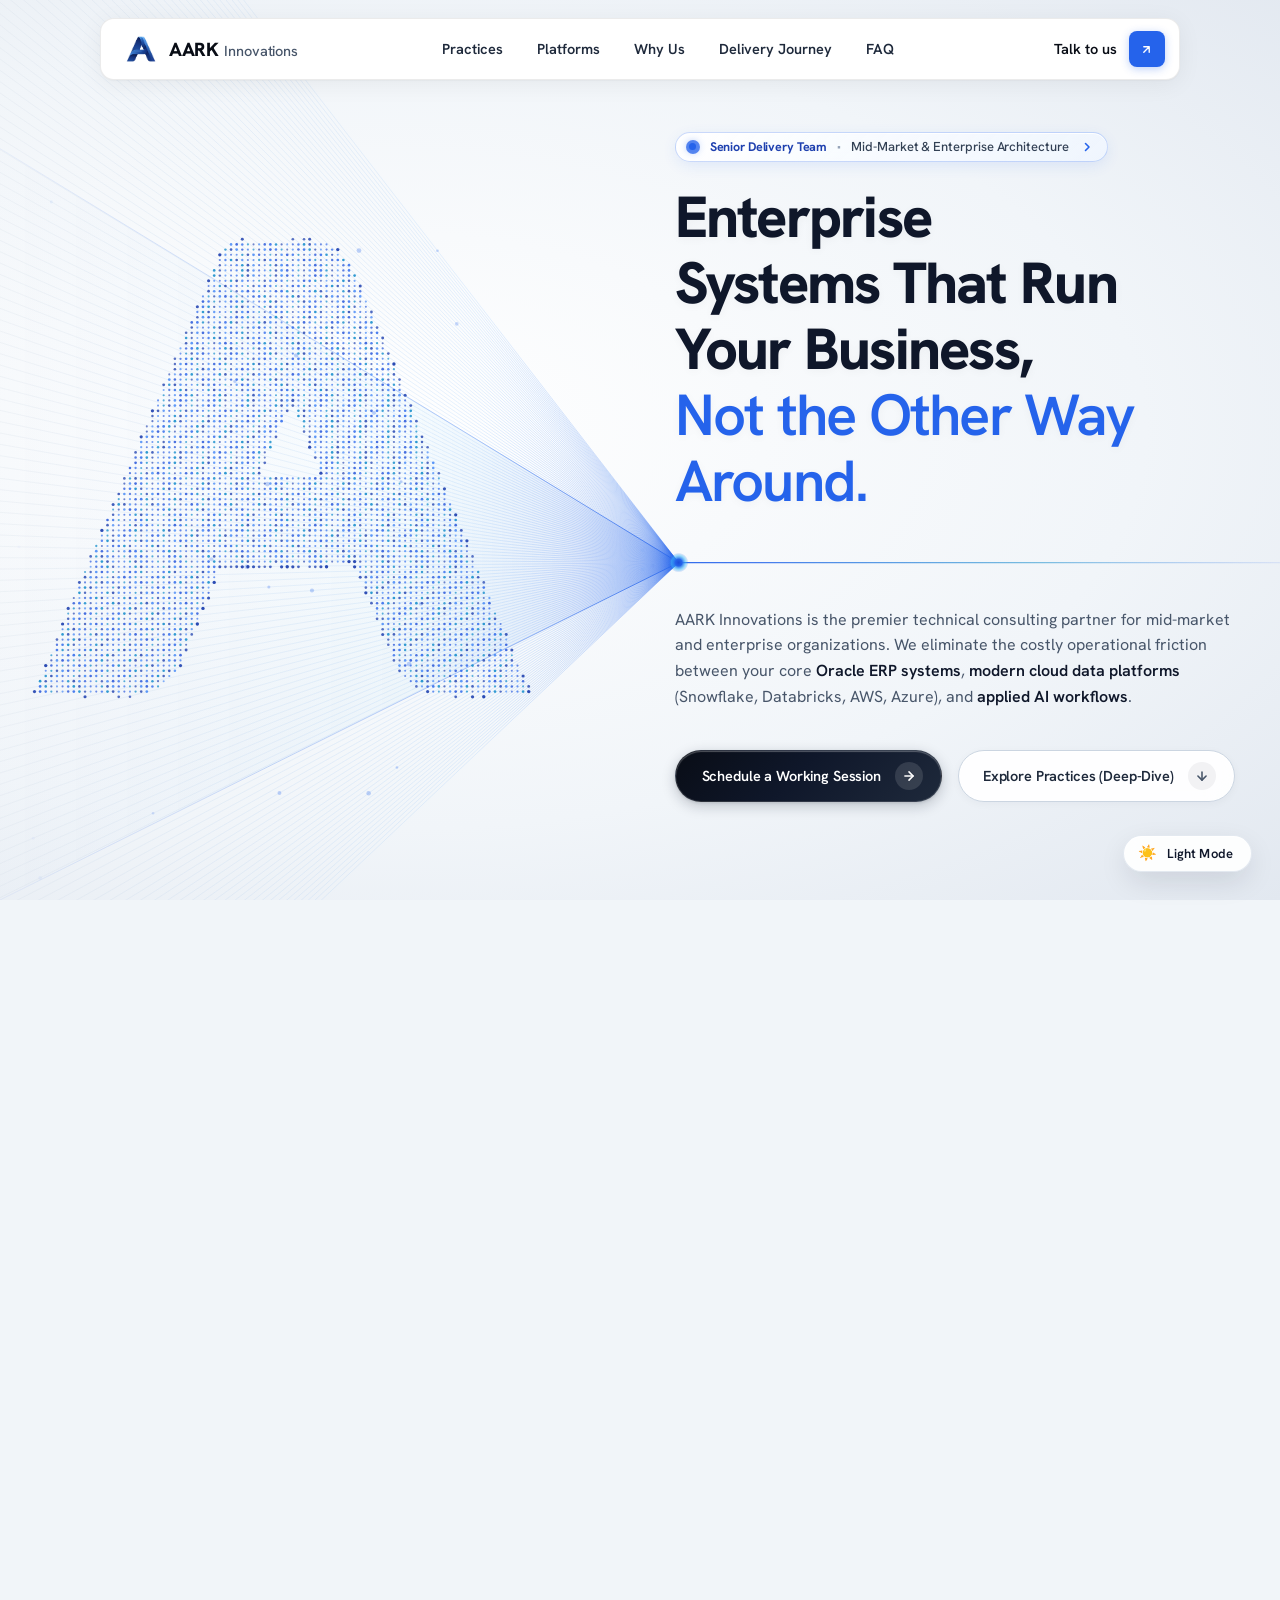
<file: index.html>
<!DOCTYPE html>

<html lang="en">
<head>
<meta charset="utf-8"/>
<meta content="width=device-width, initial-scale=1.0, viewport-fit=cover" name="viewport"/>
<title>AARK Innovations — Enterprise Systems That Run Your Business</title>
<link rel="icon" type="image/webp" href="assets/aarkin-logo.webp"/>
<link rel="apple-touch-icon" href="assets/aarkin-logo.webp"/>
<!-- Google Fonts: Hanken Grotesk -->



<link href="styles.css" rel="stylesheet"/>
</head>
<body class="light-theme">
<!-- =========================================================================
       HEADER / NAVIGATION BAR (FROM AARKINN 9 HERO)
       ========================================================================= -->
<!-- =========================================================================
       HEADER / NAVIGATION BAR (DAPPER REFERENCE: FLOATING PILL NAVBAR)
       Logo | Available Sections Only | "Talk to us [↗]" CTA Group
       ========================================================================= -->
<header class="navbar" id="top-navbar">
<div class="nav-container">
<!-- Brand Logo -->
<a aria-label="AARK Innovations Home" class="brand-logo" href="#top">
<div class="logo-mark">
<img alt="AARK Innovations Logo" class="brand-logo-img" src="assets/aarkin-logo.webp"/>
</div>
<div class="brand-text-group">
<span class="logo-text">AARK</span>
<span class="logo-subtext">Innovations</span>
</div>
</a>
<!-- Center Navigation Links (Strictly Available Sections Only) -->
<nav aria-label="Primary Navigation" class="nav-menu" id="nav-menu">
<a class="nav-link" href="#practices">Practices</a>
<a class="nav-link" href="#platforms">Platforms</a>
<a class="nav-link" href="#problem">Why Us</a>
<a class="nav-link" href="#models">Delivery Journey</a>
<a class="nav-link" href="#faq">FAQ</a>
</nav>
<!-- Right Action CTA Group: "Talk to us" + Theme Blue Square Arrow Box -->
<div class="nav-actions">
<a aria-label="Talk to us" class="nav-cta-group" href="#contact">
<span class="nav-cta-text">Talk to us</span>
<span aria-hidden="true" class="nav-cta-icon">
<svg width="13" height="13" viewBox="0 0 24 24" fill="none" stroke="currentColor" stroke-width="2.5" stroke-linecap="round" stroke-linejoin="round">
              <path d="M7 17L17 7M17 7H7M17 7V17"/>
            </svg>
</span>
</a>
</div>
<!-- Mobile Menu Toggle -->
<button aria-controls="nav-menu" aria-expanded="false" aria-label="Toggle navigation" class="mobile-toggle" id="mobile-toggle">
<span></span>
<span></span>
<span></span>
</button>
</div>
</header>
<!-- =========================================================================
       HERO SECTION (FROM AARKINN 9 HERO)
       Streamline Engine, Vector Canvas & 3D Interactive Tech Pipeline
       ========================================================================= -->
<main class="hero-wrapper" id="top">
<!-- Streamline Canvas for Aarkin "A" Logo and Flowing Tech Stream -->
<canvas id="webgl-canvas"></canvas>
<!-- Global Full-Width Stream Track (Allows 3D Tech Badges to Travel Across to the VERY END of the line) -->
<div class="global-stream-track" id="ticker-track"></div>
<!-- Hero Content Overlay -->
<div class="hero-container">
<!-- Left Visual Spacer (aligns with Aarkin Logo) -->
<div class="hero-visual-slot"></div>
<!-- Right Content Column -->
<div class="hero-content">
<!-- Eyebrow Pill -->
<div aria-label="Senior Delivery Team — Mid-Market &amp; Enterprise Architecture" class="hero-eyebrow" role="note">
<span class="eyebrow-beacon">
<span class="eyebrow-beacon-ping"></span>
<span class="eyebrow-beacon-core"></span>
</span>
<span class="eyebrow-tag">Senior Delivery Team</span>
<span aria-hidden="true" class="eyebrow-sep">•</span>
<span class="eyebrow-label">Mid-Market &amp; Enterprise Architecture</span>
<span aria-hidden="true" class="eyebrow-arrow">
<svg width="12" height="12" viewBox="0 0 12 12" fill="none">
              <path d="M4.5 2.5L8 6L4.5 9.5" stroke="currentColor" stroke-width="1.6" stroke-linecap="round" stroke-linejoin="round"/>
            </svg>
</span>
</div>
<h1 class="hero-title">
          Enterprise Systems That Run Your Business,<br/>
<span class="title-sub heading-accent">Not the Other Way Around.</span>
</h1>
<!-- Alignment anchor for the horizontal beam -->
<div class="stream-line-container" id="stream-container"></div>
<!-- Description Paragraph -->
<p class="hero-description">
          AARK Innovations is the premier technical consulting partner for mid-market and enterprise organizations. We eliminate the costly operational friction between your core <strong>Oracle ERP systems</strong>, <strong>modern cloud data platforms</strong> (Snowflake, Databricks, AWS, Azure), and <strong>applied AI workflows</strong>.
        </p>
<!-- CTA Action Buttons -->
<div class="hero-ctas">
<a class="btn btn-hero-primary" href="#contact">
<span class="btn-text">Schedule a Working Session</span>
<span aria-hidden="true" class="btn-arrow-bubble">
<svg width="14" height="14" viewBox="0 0 16 16" fill="none">
                <path d="M3.33337 8H12.6667" stroke="currentColor" stroke-width="1.8" stroke-linecap="round" stroke-linejoin="round"/>
                <path d="M8 3.33331L12.6667 7.99998L8 12.6666" stroke="currentColor" stroke-width="1.8" stroke-linecap="round" stroke-linejoin="round"/>
              </svg>
</span>
</a>
<a class="btn btn-hero-secondary" href="#practices">
<span class="btn-text">Explore Practices (Deep-Dive)</span>
<span aria-hidden="true" class="btn-arrow-bubble">
<svg width="14" height="14" viewBox="0 0 16 16" fill="none">
                <path d="M8 3.33331V12.6666" stroke="currentColor" stroke-width="1.8" stroke-linecap="round" stroke-linejoin="round"/>
                <path d="M12.6667 8L8 12.6666L3.33337 8" stroke="currentColor" stroke-width="1.8" stroke-linecap="round" stroke-linejoin="round"/>
              </svg>
</span>
</a>
</div>
</div>
</div>
</main>
<!-- Floating Light & Dark Mode Toggle Button (Floats on the Right Side of the Page) -->
<aside aria-label="Theme Switcher" class="floating-theme-container">
<button aria-label="Toggle Light and Dark Theme" class="floating-theme-btn" id="theme-toggle" type="button">
<span aria-hidden="true" class="floating-theme-icon" id="theme-icon">☀️</span>
<span class="floating-theme-text" id="theme-text">Light Mode</span>
</button>
</aside>
<section aria-labelledby="paths-title" class="shell hx-paths is-drawable" id="practices">
<!-- Section Header: Eyebrow | Title | Description -->
<div class="re-section-head">
<p class="eyebrow" id="section-eyebrow">Three Core Disciplines • One Unified Team</p>
<h2 id="paths-title">The Foundation, The Data, and <span class="heading-accent">The Intelligence</span></h2>
<p id="section-desc">
          We don’t sell AI as a novelty. We fix your transactional core, consolidate your data into a single source of truth, and deploy intelligent automation where it produces measurable ROI.
        </p>
</div>
<!-- 3x2 Interactive Card Grid -->
<div class="hx-path-grid" id="path-grid" role="list">
<!-- CARD 01: Local Businesses -->
<article class="hx-path" id="card-1" role="listitem">
<div class="hx-path-img-wrap">
<img alt="Oracle ERP Services" class="hx-path-img" height="375" loading="lazy" src="assets/services/service-1.webp" width="600"/>
</div>
<span class="hx-path-n" data-field="num">01</span>
<h3 data-field="title">Oracle ERP Services</h3>
<p data-field="desc">Fusion Cloud ERP implementations and rollouts, EBS migrations, and OIC integration architecture.</p>
</article>
<!-- CARD 02: Restaurants and Retail -->
<article class="hx-path" id="card-2" role="listitem">
<div class="hx-path-img-wrap">
<img alt="Cloud &amp; Data Platforms" class="hx-path-img" height="375" loading="lazy" src="assets/services/service-2.webp" width="600"/>
</div>
<span class="hx-path-n" data-field="num">02</span>
<h3 data-field="title">Cloud &amp; Data Platforms</h3>
<p data-field="desc">Modern Lakehouse builds on Databricks and Snowflake with resilient pipelines and landing zone architecture.</p>
</article>
<!-- CARD 03: Professional Firms -->
<article class="hx-path" id="card-3" role="listitem">
<div class="hx-path-img-wrap">
<img alt="Applied AI &amp; Automation" class="hx-path-img" height="375" loading="lazy" src="assets/services/service-3.webp" width="600"/>
</div>
<span class="hx-path-n" data-field="num">03</span>
<h3 data-field="title">Applied AI &amp; Automation</h3>
<p data-field="desc">Targeted AI agents and process automation layered on verified ERP and data foundations.</p>
</article>
<!-- CARD 04: Contractors and Builders -->
<article class="hx-path" id="card-4" role="listitem">
<div class="hx-path-img-wrap">
<img alt="System Integration" class="hx-path-img" height="375" loading="lazy" src="assets/services/service-4.webp" width="600"/>
</div>
<span class="hx-path-n" data-field="num">04</span>
<h3 data-field="title">System Integration</h3>
<p data-field="desc">Enterprise connectors across Oracle Integration Cloud, REST APIs, FBDI, and hybrid cloud ecosystems.</p>
</article>
<!-- CARD 05: Real Estate -->
<article class="hx-path" id="card-5" role="listitem">
<div class="hx-path-img-wrap">
<img alt="Mid-Market Modernization" class="hx-path-img" height="375" loading="lazy" src="assets/services/service-5.webp" width="600"/>
</div>
<span class="hx-path-n" data-field="num">05</span>
<h3 data-field="title">Mid-Market Modernization</h3>
<p data-field="desc">Modernizing operational workflows without the risk, delays, or multi-year bloat of traditional consultancies.</p>
</article>
<!-- CARD 06: New Locations -->
<article class="hx-path" id="card-6" role="listitem">
<div class="hx-path-img-wrap">
<img alt="Architecture Advisory" class="hx-path-img" height="375" loading="lazy" src="assets/services/service-6.webp" width="600"/>
</div>
<span class="hx-path-n" data-field="num">06</span>
<h3 data-field="title">Architecture Advisory</h3>
<p data-field="desc">Hands-on principal consultants from initial blueprint and scoping through go-live and ongoing hypercare.</p>
</article>
</div><!-- /.hx-path-grid -->
<!-- Bottom Links Row (with Animated Arrow Translation) -->
<div aria-label="Related links" class="hx-paths-more" role="navigation">
<a class="text-link" href="#contact">
<span>Schedule Working Session</span>
<svg class="ui-arrow" width="20" height="20" viewBox="0 0 24 24" fill="none" stroke="currentColor" stroke-width="1.5" stroke-linecap="round" stroke-linejoin="round" aria-hidden="true">
            <path d="M6 18 18 6M6 6h12v12"/>
          </svg>
</a>
</div>
</section>
<section aria-labelledby="services-heading" class="shell re-services" id="platforms">
<!-- Interactive Switcher Toolbar -->
<!-- 3-Column Section Header (Eyebrow | Massive Title | Intro Lead) -->
<div class="re-section-head">
<p class="eyebrow" id="section-eyebrow">Platform Mastery • Not a Reseller Wall</p>
<h2 id="services-heading">Built on the Technologies <span class="heading-accent">Powering Today's Enterprise</span></h2>
<p id="section-lead">We don't take kickbacks to force specific vendors. We build on the industry-leading platforms already trusted by your infrastructure team.</p>
</div>
<!-- List of Service Items with Micro-Animations & Yellow Highlight Hover -->
<div class="re-service-list" id="services-list" role="list">
<!-- ===================================================================
             SERVICE 01: WEBSITES
             =================================================================== -->
<div class="re-service re-service-static" data-index="01">
<span class="re-index">01</span>
<h3>Oracle ERP Cloud</h3>
<!-- Animated Browser SVG with scrolling feed & moving cursor -->
<span aria-hidden="true" class="mo-icon mo-icon-1">
<svg viewBox="0 0 160 110" focusable="false" aria-hidden="true">
              <rect x="6" y="6" width="148" height="98" rx="8" class="mo-i-frame"/>
              <path d="M6 26 H154" class="mo-i-line"/>
              <circle cx="18" cy="16" r="3" class="mo-i-dot"/>
              <circle cx="28" cy="16" r="3" class="mo-i-dot"/>
              <circle cx="38" cy="16" r="3" class="mo-i-dot"/>
              <rect x="58" y="12" width="60" height="8" rx="4" class="mo-i-line"/>
              <rect x="126" y="12" width="20" height="8" rx="2" class="mo-acc"/>
              <clipPath id="mo-clip-erp"><rect x="8" y="28" width="144" height="74" rx="6"/></clipPath>
              <g clip-path="url(#mo-clip-erp)">
                <g class="mo-i-scroll">
                  <g transform="translate(0, 0)">
                    <rect x="16" y="34" width="128" height="18" rx="3" class="mo-i-card"/>
                    <rect x="22" y="39" width="24" height="8" rx="2" class="mo-acc"/>
                    <line x1="52" y1="43" x2="90" y2="43" class="mo-i-line"/>
                    <rect x="108" y="39" width="30" height="8" rx="2" class="mo-i-line"/>
                  </g>
                  <g transform="translate(0, 24)">
                    <rect x="16" y="34" width="128" height="18" rx="3" class="mo-i-card"/>
                    <rect x="22" y="39" width="24" height="8" rx="2" class="mo-acc"/>
                    <line x1="52" y1="43" x2="80" y2="43" class="mo-i-line"/>
                    <rect x="108" y="39" width="30" height="8" rx="2" class="mo-i-line"/>
                  </g>
                  <g transform="translate(0, 48)">
                    <rect x="16" y="34" width="128" height="18" rx="3" class="mo-i-card"/>
                    <rect x="22" y="39" width="24" height="8" rx="2" class="mo-acc"/>
                    <line x1="52" y1="43" x2="96" y2="43" class="mo-i-line"/>
                    <rect x="108" y="39" width="30" height="8" rx="2" class="mo-i-line"/>
                  </g>
                </g>
              </g>
              <path d="M0 0 L12 8 L8 12 L16 18 L13 21 L5 15 L2 19 Z" class="mo-i-cursor"/>
            </svg>
</span>
<p>Deep expertise in Financials, SCM, Procurement, HCM, OIC, and Oracle Cloud Infrastructure.</p>
</div>
<!-- ===================================================================
             SERVICE 02: AI SETUP
             =================================================================== -->
<div class="re-service re-service-static" data-index="02">
<span class="re-index">02</span>
<h3>Modern Data Lakehouse</h3>
<!-- Animated AI Setup SVG with automated pipeline & illuminated tasks -->
<span aria-hidden="true" class="mo-icon mo-icon-5">
<svg viewBox="0 0 160 110" focusable="false" aria-hidden="true">
              <rect x="6" y="6" width="148" height="98" rx="8" class="mo-i-frame"/>
              <path d="M6 26 H154" class="mo-i-line"/>
              <circle cx="18" cy="16" r="3" class="mo-i-dot"/>
              <circle cx="28" cy="16" r="3" class="mo-i-dot"/>
              <circle cx="38" cy="16" r="3" class="mo-i-dot"/>
              <g transform="translate(30, 36)">
                <rect x="18" y="38" width="64" height="22" rx="4" class="mo-i-card"/>
                <line x1="26" y1="49" x2="74" y2="49" class="mo-i-line"/>
                <g class="mo-i-fold-l">
                  <rect x="10" y="6" width="36" height="26" rx="4" class="mo-i-card"/>
                  <rect x="14" y="10" width="28" height="8" rx="2" class="mo-acc"/>
                </g>
                <g class="mo-i-fold-r">
                  <rect x="54" y="6" width="36" height="26" rx="4" class="mo-acc"/>
                  <rect x="58" y="10" width="28" height="8" rx="2" class="mo-i-frame"/>
                </g>
              </g>
            </svg>
</span>
<p>Scalable big data engineering, unified governance, and enterprise-grade machine learning pipelines. High-performance cloud data warehousing and secure data sharing.</p>
</div>
<!-- ===================================================================
             SERVICE 03: REAL ESTATE WEBSITES
             =================================================================== -->
<div class="re-service re-service-static" data-index="03">
<span class="re-index">03</span>
<h3>Applied AI &amp; Automation</h3>
<!-- Animated Real Estate SVG with bouncing map pin & radar ring pulse -->
<span aria-hidden="true" class="mo-icon mo-icon-2">
<svg viewBox="0 0 160 110" focusable="false" aria-hidden="true">
              <rect x="6" y="6" width="148" height="98" rx="8" class="mo-i-frame"/>
              <path d="M6 26 H154" class="mo-i-line"/>
              <circle cx="18" cy="16" r="3" class="mo-i-dot"/>
              <circle cx="28" cy="16" r="3" class="mo-i-dot"/>
              <circle cx="38" cy="16" r="3" class="mo-i-dot"/>
              <g transform="translate(14, 36)">
                <rect x="0" y="0" width="36" height="52" rx="4" class="mo-i-card"/>
                <rect x="6" y="6" width="24" height="8" rx="2" class="mo-i-line"/>
                <circle cx="18" cy="27" r="6" class="mo-i-dot mo-i-win" style="--w: 0s;"/>
                <text x="18" y="45" font-size="8" font-family="sans-serif" font-weight="bold" text-anchor="middle" class="mo-i-txt">BRZ</text>
                
                <rect x="48" y="0" width="36" height="52" rx="4" class="mo-i-card"/>
                <rect x="54" y="6" width="24" height="8" rx="2" class="mo-i-line"/>
                <circle cx="66" cy="27" r="6" class="mo-acc mo-i-win" style="--w: 0.8s;"/>
                <text x="66" y="45" font-size="8" font-family="sans-serif" font-weight="bold" text-anchor="middle" class="mo-i-txt">SLV</text>
                
                <rect x="96" y="0" width="36" height="52" rx="4" class="mo-i-card"/>
                <rect x="102" y="6" width="24" height="8" rx="2" class="mo-acc"/>
                <circle cx="114" cy="27" r="6" class="mo-acc mo-i-win" style="--w: 1.6s;"/>
                <text x="114" y="45" font-size="8" font-family="sans-serif" font-weight="bold" text-anchor="middle" class="mo-i-txt">GLD</text>

                <path d="M37 26 H47" class="mo-i-line"/>
                <path d="M85 26 H95" class="mo-i-line"/>
              </g>
            </svg>
</span>
<p>Practical, secure, enterprise-grade AI embedded into existing workflows to eliminate high-volume cognitive busywork.</p>
</div>
<!-- ===================================================================
             SERVICE 04: BRANDING
             =================================================================== -->
<div class="re-service re-service-static" data-index="04">
<span class="re-index">04</span>
<h3>Microsoft Azure &amp; OpenAI</h3>
<!-- Animated Branding SVG with business card, logo seal & swatches -->
<span aria-hidden="true" class="mo-icon mo-icon-4">
<svg viewBox="0 0 160 110" focusable="false" aria-hidden="true">
              <rect x="6" y="6" width="148" height="98" rx="8" class="mo-i-frame"/>
              <path d="M6 26 H154" class="mo-i-line"/>
              <circle cx="18" cy="16" r="3" class="mo-i-dot"/>
              <circle cx="28" cy="16" r="3" class="mo-i-dot"/>
              <circle cx="38" cy="16" r="3" class="mo-i-dot"/>
              <g transform="translate(42, 34)">
                <rect x="0" y="0" width="76" height="60" rx="8" class="mo-i-card"/>
                <rect x="6" y="6" width="64" height="48" rx="6" class="mo-acc"/>
                <circle cx="20" cy="30" r="5" class="mo-i-frame"/>
                <circle cx="38" cy="18" r="5" class="mo-i-frame"/>
                <circle cx="38" cy="42" r="5" class="mo-i-frame"/>
                <circle cx="56" cy="30" r="5" class="mo-i-frame"/>
                <line x1="25" y1="30" x2="33" y2="20" class="mo-i-line"/>
                <line x1="25" y1="30" x2="33" y2="40" class="mo-i-line"/>
                <line x1="43" y1="20" x2="51" y2="30" class="mo-i-line"/>
                <line x1="43" y1="40" x2="51" y2="30" class="mo-i-line"/>
                <path d="M22 10 A24 24 0 0 1 54 10" class="mo-i-mark"/>
              </g>
            </svg>
</span>
<p>Enterprise Azure landing zones, secure private AI deployments, and hybrid cloud integration.</p>

</div>
<!-- ===================================================================
             SERVICE 05: MARKETING MATERIALS
             =================================================================== -->
<div class="re-service re-service-static" data-index="05">
<span class="re-index">05</span>
<h3>Amazon Web Services (AWS)</h3>
<!-- Animated Marketing Brochure SVG with 3D folding panels -->
<span aria-hidden="true" class="mo-icon mo-icon-3">
<svg viewBox="0 0 160 110" focusable="false" aria-hidden="true">
              <rect x="6" y="6" width="148" height="98" rx="8" class="mo-i-frame"/>
              <path d="M6 26 H154" class="mo-i-line"/>
              <circle cx="18" cy="16" r="3" class="mo-i-dot"/>
              <circle cx="28" cy="16" r="3" class="mo-i-dot"/>
              <circle cx="38" cy="16" r="3" class="mo-i-dot"/>
              <g transform="translate(80, 66)">
                <circle cx="0" cy="0" r="28" class="mo-i-ring"/>
                <circle cx="0" cy="0" r="18" class="mo-i-ring mo-i-ring-b"/>
                <circle cx="0" cy="0" r="10" class="mo-acc"/>
                <path d="M0 -18 V18 M-18 0 H18 M-12 -12 L12 12 M-12 12 L12 -12" class="mo-i-line"/>
                <rect x="-56" y="-12" width="22" height="22" rx="4" class="mo-i-card"/>
                <rect x="34" y="-12" width="22" height="22" rx="4" class="mo-i-card"/>
                <rect x="-11" y="-38" width="22" height="16" rx="4" class="mo-acc"/>
                <rect x="-11" y="22" width="22" height="16" rx="4" class="mo-i-card"/>
              </g>
            </svg>
</span>
<p>Serverless event-driven architectures, resilient multi-region infrastructure, and scalable cloud compute.</p>

</div>
</div><!-- /re-service-list -->
<!-- Bottom Subtext with Sector Cross-Links -->
<p class="re-service-more" id="section-more">
        We build architectures that scale seamlessly across <span class="platform-static-text">Oracle Cloud Infrastructure (OCI)</span>, <span class="platform-static-text">Microsoft Azure</span>, <span class="platform-static-text">Amazon Web Services (AWS)</span>, and <span class="platform-static-text">hybrid on-premises environments</span> with zero vendor lock-in.
      </p>
</section>
<!-- =========================================================================
       SECTION 06: THE PROBLEM / THE BOTTLENECK & DATA TRUST GAP
       (Merged from Folder Aarkinn 6 & Matched to Royal Blue & Deep Navy Theme)
       ========================================================================= -->
<section aria-labelledby="problem-heading" class="event-highlights" id="problem">
<div class="shell">
<!-- Section Header -->
<div class="event-highlights__header">
<div class="eyebrow-badge">
<svg width="10" height="11" viewBox="0 0 9 10" fill="none" xmlns="http://www.w3.org/2000/svg" aria-hidden="true">
            <path d="M1.07387 0.0924387L8.64148 4.3878C9.11951 4.65915 9.11951 5.33754 8.64148 5.60889L1.07387 9.90425C0.595848 10.1756 0 9.83807 0 9.29536V0.704643C0 0.161932 0.595848 -0.175607 1.07387 0.0957479V0.0924387Z" fill="#1e40af"/>
          </svg>
<span>THE BOTTLENECK</span>
</div>
<h2 class="event-highlights__title" id="problem-heading">The busywork is <span class="heading-accent">the real bottleneck.</span></h2>
<p class="event-highlights__subtitle">
          Your systems aren't broken. They're just trapped in silos — quietly costing you deals, delaying executive reporting, and slowing delivery every month.
        </p>
</div>
<!-- 3-Card Interactive Grid -->
<div class="cards-grid">
<!-- Card 01: The Integration Chasm -->
<article aria-label="The Integration Chasm details" class="fwrd-zoom-card fwrd-zoom-card--purple">
<div aria-hidden="true" class="fwrd-zoom-card__art">
<svg xmlns="http://www.w3.org/2000/svg" width="267" height="270" viewBox="0 0 267 270" fill="none">
              <g class="fwrd-background">
                <path d="M0.378281 53.7086L1.18764e-05 262.373C-0.00715231 266.583 3.22784 270 7.22116 270H155.603C159.591 270 162.824 266.591 162.824 262.386V228.042C162.824 223.837 166.057 220.429 170.046 220.429H259.779C263.767 220.429 267 217.02 267 212.815V9.81707C267 4.39529 262.831 0 257.689 0H59.0059C55.0176 0 51.7844 3.40882 51.7844 7.61338V38.4954C51.7844 42.7003 48.5512 46.1092 44.5629 46.1092H7.59942C3.61649 46.1092 0.385445 49.5089 0.378281 53.7086Z" fill="#0f172a"/>
              </g>
              <g class="fwrd-icon">
                <g transform="translate(7 7)">
                  <circle cx="15.5" cy="15.5" r="15.5" fill="#3b82f6"/>
                  <path d="M11.6375 8.14582L22.5269 14.7022C23.2147 15.1165 23.2147 16.1518 22.5269 16.5657L11.6375 23.1221C10.9497 23.5364 10.0898 23.0185 10.0898 22.1903V9.0776C10.0898 8.24939 10.9497 7.73152 11.6375 8.14582Z" fill="white"/>
                </g>
              </g>
            </svg>
</div>
<div class="fwrd-zoom-card__title-layer">
<h3 class="fwrd-zoom-card__title">The Integration Chasm</h3>
</div>
<div class="fwrd-zoom-card__text-layer">
<p class="fwrd-zoom-card__desc">
              Sales waits three days for custom quotes. Finance spends 15 hours every Monday reconciling ERP revenue with CRM pipelines across five contradictory spreadsheets.
            </p>
</div>
<div aria-hidden="true" class="fwrd-zoom-card__toggle">
<svg class="fwrd-zoom-card__toggle-plus" width="13" height="13" viewBox="0 0 13 13" fill="none">
              <path d="M1 6.2506H11.5012M6.2506 1V11.5012" stroke="#1e40af" stroke-width="2.2" stroke-linecap="round"/>
            </svg>
<svg class="fwrd-zoom-card__toggle-minus" width="12" height="2" viewBox="0 0 12 2" fill="none">
              <line y1="1" x2="12" y2="1" stroke="#1e40af" stroke-width="2.2" stroke-linecap="round"/>
            </svg>
</div>
</article>
<!-- Card 02: The AI Foundation Trap -->
<article aria-label="The AI Foundation Trap details" class="fwrd-zoom-card fwrd-zoom-card--pink">
<div aria-hidden="true" class="fwrd-zoom-card__art">
<svg xmlns="http://www.w3.org/2000/svg" width="267" height="270" viewBox="0 0 267 270" fill="none">
              <g class="fwrd-background">
                <path d="M0.378281 53.7086L1.18764e-05 262.373C-0.00715231 266.583 3.22784 270 7.22116 270H155.603C159.591 270 162.824 266.591 162.824 262.386V228.042C162.824 223.837 166.057 220.429 170.046 220.429H259.779C263.767 220.429 267 217.02 267 212.815V9.81707C267 4.39529 262.831 0 257.689 0H59.0059C55.0176 0 51.7844 3.40882 51.7844 7.61338V38.4954C51.7844 42.7003 48.5512 46.1092 44.5629 46.1092H7.59942C3.61649 46.1092 0.385445 49.5089 0.378281 53.7086Z" fill="#172554"/>
              </g>
              <g class="fwrd-icon">
                <g transform="translate(7 7)">
                  <circle cx="15.5" cy="15.5" r="15.5" fill="#60a5fa"/>
                  <path d="M23.8313 15.1007C23.8313 20.1768 21.5642 22.7149 17.027 22.7149V19.885C19.1386 19.885 20.1934 18.6729 20.1934 16.2471V14.6967H16.8921V8.90234H23.0233C23.5619 11.2831 23.8313 13.3501 23.8313 15.1007ZM14.7342 15.1007C14.7342 20.1768 12.4429 22.7149 7.86238 22.7149V19.885C10.0188 19.885 11.0963 18.6729 11.0963 16.2471V14.6967H7.79492V8.90234H13.9262C14.4647 11.2831 14.7342 13.3501 14.7342 15.1007Z" fill="white"/>
                </g>
              </g>
            </svg>
</div>
<div class="fwrd-zoom-card__title-layer">
<h3 class="fwrd-zoom-card__title">The AI Foundation Trap</h3>
</div>
<div class="fwrd-zoom-card__text-layer">
<p class="fwrd-zoom-card__desc">
              Skipping core ERP and lakehouse foundations to build speculative AI pilots is why 85% of corporate AI projects stall. AI is only as capable as the data underneath it.
            </p>
</div>
<div aria-hidden="true" class="fwrd-zoom-card__toggle">
<svg class="fwrd-zoom-card__toggle-plus" width="13" height="13" viewBox="0 0 13 13" fill="none">
              <path d="M1 6.2506H11.5012M6.2506 1V11.5012" stroke="#1e40af" stroke-width="2.2" stroke-linecap="round"/>
            </svg>
<svg class="fwrd-zoom-card__toggle-minus" width="12" height="2" viewBox="0 0 12 2" fill="none">
              <line y1="1" x2="12" y2="1" stroke="#1e40af" stroke-width="2.2" stroke-linecap="round"/>
            </svg>
</div>
</article>
<!-- Card 03: Cognitive Busywork -->
<article aria-label="Cognitive Busywork details" class="fwrd-zoom-card fwrd-zoom-card--yellow">
<div aria-hidden="true" class="fwrd-zoom-card__art">
<svg xmlns="http://www.w3.org/2000/svg" width="267" height="270" viewBox="0 0 267 270" fill="none">
              <g class="fwrd-background">
                <path d="M0.378281 53.7086L1.18764e-05 262.373C-0.00715231 266.583 3.22784 270 7.22116 270H155.603C159.591 270 162.824 266.591 162.824 262.386V228.042C162.824 223.837 166.057 220.429 170.046 220.429H259.779C263.767 220.429 267 217.02 267 212.815V9.81707C267 4.39529 262.831 0 257.689 0H59.0059C55.0176 0 51.7844 3.40882 51.7844 7.61338V38.4954C51.7844 42.7003 48.5512 46.1092 44.5629 46.1092H7.59942C3.61649 46.1092 0.385445 49.5089 0.378281 53.7086Z" fill="#1e40af"/>
              </g>
              <g class="fwrd-icon">
                <g transform="translate(7 7)">
                  <circle cx="15.5" cy="15.5" r="15.5" fill="#090d16"/>
                  <path d="M8.11395 8.13616L18.7275 14.2583C19.3979 14.6452 19.3979 15.612 18.7275 15.9984L8.11395 22.1206C7.44359 22.5075 6.60547 22.0239 6.60547 21.2505V9.00623C6.60547 8.23288 7.44359 7.7493 8.11395 8.13616Z" fill="white"/>
                  <path d="M16.2956 8.13616L26.9091 14.2583C27.5795 14.6452 27.5795 15.612 26.9091 15.9984L16.2956 22.1206C15.6252 22.5075 14.7871 22.0239 14.7871 21.2505V9.00623C14.7871 8.23288 15.6252 7.7493 16.2956 8.13616Z" fill="white"/>
                </g>
              </g>
            </svg>
</div>
<div class="fwrd-zoom-card__title-layer">
<h3 class="fwrd-zoom-card__title">Cognitive Busywork</h3>
</div>
<div class="fwrd-zoom-card__text-layer">
<p class="fwrd-zoom-card__desc">
              Your best people are copying data between systems, answering repetitive RFPs from scratch, and manually keying order numbers from PDFs instead of growing the business.
            </p>
</div>
<div aria-hidden="true" class="fwrd-zoom-card__toggle">
<svg class="fwrd-zoom-card__toggle-plus" width="13" height="13" viewBox="0 0 13 13" fill="none">
              <path d="M1 6.2506H11.5012M6.2506 1V11.5012" stroke="#1e40af" stroke-width="2.2" stroke-linecap="round"/>
            </svg>
<svg class="fwrd-zoom-card__toggle-minus" width="12" height="2" viewBox="0 0 12 2" fill="none">
              <line y1="1" x2="12" y2="1" stroke="#1e40af" stroke-width="2.2" stroke-linecap="round"/>
            </svg>
</div>
</article>
</div><!-- /.cards-grid -->
<!-- Lower Stat Banner (67% Callout) -->
<aside aria-label="Data trust statistics" class="stat-banner">
<div aria-hidden="true" class="stat-banner__art">
<svg width="294" height="238" viewBox="0 0 294 238" fill="none" xmlns="http://www.w3.org/2000/svg">
            <mask id="mask0_stat" style="mask-type:alpha" maskUnits="userSpaceOnUse" x="0" y="0" width="294" height="238">
              <rect width="294" height="238" fill="#1e40af"/>
            </mask>
            <g mask="url(#mask0_stat)">
              <path d="M-71.002 238L131.327 238C141.274 238 149.332 229.944 149.332 220.001L149.332 162.611C149.332 152.668 157.39 144.612 167.337 144.612L275.995 144.612C285.942 144.612 294 136.557 294 126.614L294 17.9987C294 8.05548 285.942 -3.12221e-05 275.995 -3.20916e-05L134.108 -4.44958e-05C124.161 -4.53654e-05 116.103 8.05546 116.103 17.9987L116.103 93.3888C116.103 103.332 108.044 111.388 98.0978 111.388L-70.9951 111.388C-80.9417 111.388 -89 119.443 -89 129.386L-89 220.001C-89 229.944 -80.9417 238 -70.9951 238L-71.002 238Z" fill="#bfdbfe"/>
              <!-- 67% Graphic Typography -->
              <path d="M173.475 55.945C173.042 54.125 172.284 52.76 171.2 51.85C170.16 50.94 168.644 50.485 166.65 50.485C163.66 50.485 161.45 51.6983 160.02 54.125C158.634 56.5083 157.919 60.4083 157.875 65.825C158.915 64.0917 160.432 62.7483 162.425 61.795C164.419 60.7983 166.585 60.3 168.925 60.3C171.742 60.3 174.234 60.9067 176.4 62.12C178.567 63.3333 180.257 65.11 181.47 67.45C182.684 69.7467 183.29 72.52 183.29 75.77C183.29 78.8467 182.662 81.5983 181.405 84.025C180.192 86.4083 178.394 88.2717 176.01 89.615C173.627 90.9583 170.789 91.63 167.495 91.63C162.989 91.63 159.435 90.6333 156.835 88.64C154.279 86.6467 152.48 83.8733 151.44 80.32C150.444 76.7233 149.945 72.3033 149.945 67.06C149.945 59.13 151.31 53.15 154.04 49.12C156.77 45.0467 161.082 43.01 166.975 43.01C171.525 43.01 175.057 44.245 177.57 46.715C180.084 49.185 181.535 52.2617 181.925 55.945H173.475ZM166.845 67.775C164.549 67.775 162.62 68.4467 161.06 69.79C159.5 71.1333 158.72 73.0833 158.72 75.64C158.72 78.1967 159.435 80.2117 160.865 81.685C162.339 83.1583 164.397 83.895 167.04 83.895C169.38 83.895 171.222 83.18 172.565 81.75C173.952 80.32 174.645 78.3917 174.645 75.965C174.645 73.4517 173.974 71.4583 172.63 69.985C171.33 68.5117 169.402 67.775 166.845 67.775ZM218.643 51.005L201.353 91.5H192.123L209.543 52.045H187.313V44.245H218.643V51.005ZM221.053 55.75C221.053 52.4567 222.006 49.8783 223.913 48.015C225.863 46.1517 228.355 45.22 231.388 45.22C234.421 45.22 236.891 46.1517 238.798 48.015C240.748 49.8783 241.723 52.4567 241.723 55.75C241.723 59.0867 240.748 61.6867 238.798 63.55C236.891 65.4133 234.421 66.345 231.388 66.345C228.355 66.345 225.863 65.4133 223.913 63.55C222.006 61.6867 221.053 59.0867 221.053 55.75ZM262.783 46L237.238 91.5H228.398L253.878 46H262.783ZM231.323 50.68C228.94 50.68 227.748 52.37 227.748 55.75C227.748 59.1733 228.94 60.885 231.323 60.885C232.493 60.885 233.403 60.4733 234.053 59.65C234.703 58.7833 235.028 57.4833 235.028 55.75C235.028 52.37 233.793 50.68 231.323 50.68ZM249.588 81.685C249.588 78.3483 250.541 75.77 252.448 73.95C254.398 72.0867 256.89 71.155 259.923 71.155C262.956 71.155 265.405 72.0867 267.268 73.95C269.175 75.77 270.128 78.3483 270.128 81.685C270.128 85.0217 269.175 87.6217 267.268 89.485C265.405 91.3483 262.956 92.28 259.923 92.28C256.846 92.28 254.355 91.3483 252.448 89.485C250.541 87.6217 249.588 85.0217 249.588 81.685ZM259.858 76.615C257.388 76.615 256.153 78.305 256.153 81.685C256.153 85.1083 257.388 86.82 259.858 86.82C262.285 86.82 263.498 85.1083 263.498 81.685C263.498 78.305 262.285 76.615 259.858 76.615Z" fill="#090d16"/>
            </g>
          </svg>
</div>
<div class="stat-banner__content">
<h3 class="stat-banner__heading">
            of data leaders don't fully trust the reports in their organisation. Yet they're being asked to scale AI faster than ever.
          </h3>
<ul class="stat-banner__list">
<li class="stat-banner__item">
<span aria-hidden="true" class="stat-banner__item-icon">
<svg width="8" height="9" viewBox="0 0 8 9" fill="none">
                  <path d="M1 1.5L7 4.5L1 7.5V1.5Z" fill="currentColor"/>
                </svg>
</span>
<span>Why disconnected systems quietly cost revenue every quarter</span>
</li>
<li class="stat-banner__item">
<span aria-hidden="true" class="stat-banner__item-icon">
<svg width="8" height="9" viewBox="0 0 8 9" fill="none">
                  <path d="M1 1.5L7 4.5L1 7.5V1.5Z" fill="currentColor"/>
                </svg>
</span>
<span>How senior architects eliminate manual reconciliation</span>
</li>
<li class="stat-banner__item">
<span aria-hidden="true" class="stat-banner__item-icon">
<svg width="8" height="9" viewBox="0 0 8 9" fill="none">
                  <path d="M1 1.5L7 4.5L1 7.5V1.5Z" fill="currentColor"/>
                </svg>
</span>
<span>Foundations first, automation second, applied AI third</span>
</li>
</ul>
</div>
</aside>
</div><!-- /.shell -->
</section><!-- /#problem .event-highlights -->
<!-- =========================================================================
       SECTION 10: ENGAGEMENT MODELS & THE DELIVERY JOURNEY (FROM AARKINN 7)
       1:1 Serpentine Curve, Radar Pulse Tracker & Interactive Milestone Cards
       ========================================================================= -->
<section aria-label="AARK Delivery Journey and Engagement Models" class="journey" id="models">
<!-- Section Header -->
<div class="journey-header">
<span class="journey-eyebrow">Engagement Models • Predictable Enterprise Delivery</span>
<h2 class="journey-title">From Operational Friction <span class="heading-accent">to Working Software</span></h2>
<p class="journey-subtitle">
        No 80-page strategy decks that sit on a shelf. No junior handoffs or surprise billings. A disciplined, sequential journey from diagnostic blueprint to production cutover.
      </p>
</div>
<!-- Stage with Serpentine SVG Spine, Weaving Nodes, and Absolute Placed Cards -->
<div class="journey-stage">
<!-- SVG Vector Snake Spine & Traveling Marker Rings -->
<svg class="journey-svg" viewBox="0 0 302 2186" width="302" height="2186" aria-hidden="true" focusable="false">
        <!-- Background animated dotted track -->
        <path class="journey-svg-dots" d="M161 1V92.52C161 139.32 161 139.32 132 167.01L30 264.51C1 292.2 1 292.2 1 339V365V456.52C1 503.32 1 503.32 34.5 520.35L267.5 639.17C301 656.2 301 656.2 301 703V729V820.52C301 867.32 301 867.32 268.2 886.56L73.8 1000.96C41 1020.2 41 1020.2 41 1067V1093V1184.52C41 1231.32 41 1231.32 73.3 1251.86L248.7 1363.66C281 1384.2 281 1384.2 281 1431V1457V1548.52C281 1595.32 281 1595.32 249.3 1617.42L92.7 1726.1C61 1748.2 61 1748.2 61 1795V1821V1912.52C61 1959.32 61 1959.32 84.3 1994.94L137.7 2076.58C161 2112.2 161 2112.2 161 2159V2185" />
        
        <!-- Active Progress Fill -->
        <path class="journey-svg-progress" d="M161 1V92.52C161 139.32 161 139.32 132 167.01L30 264.51C1 292.2 1 292.2 1 339V365V456.52C1 503.32 1 503.32 34.5 520.35L267.5 639.17C301 656.2 301 656.2 301 703V729V820.52C301 867.32 301 867.32 268.2 886.56L73.8 1000.96C41 1020.2 41 1020.2 41 1067V1093V1184.52C41 1231.32 41 1231.32 73.3 1251.86L248.7 1363.66C281 1384.2 281 1384.2 281 1431V1457V1548.52C281 1595.32 281 1595.32 249.3 1617.42L92.7 1726.1C61 1748.2 61 1748.2 61 1795V1821V1912.52C61 1959.32 61 1959.32 84.3 1994.94L137.7 2076.58C161 2112.2 161 2112.2 161 2159V2185" />
        
        <!-- Traveling 4-Ring Radar Marker Pulse -->
        <g class="journey-marker" transform="translate(161 36)">
          <circle class="journey-marker-pulse journey-marker-pulse-1" r="84" />
          <circle class="journey-marker-pulse journey-marker-pulse-2" r="70" />
          <circle class="journey-marker-pulse journey-marker-pulse-3" r="56" />
          <circle class="journey-marker-ring" r="44" />
        </g>
      </svg>
<!-- 7 Alternating Milestone Center Nodes -->
<ol class="journey-nodes">
<li class="journey-node journey-node-1 is-active" title="Step 1: Rapid Diagnostic">
<svg class="journey-node-icon" viewBox="0 0 24 24" fill="none" stroke="currentColor" stroke-width="1.8" stroke-linecap="round" stroke-linejoin="round" aria-hidden="true">
            <path d="M14 3v5h5"/><path d="M6 3h8l5 5v13H6z"/><path d="M9 13h6M9 17h6"/>
          </svg>
</li>
<li class="journey-node journey-node-2" title="Step 2: Architecture Blueprint">
<svg class="journey-node-icon" viewBox="0 0 24 24" fill="none" stroke="currentColor" stroke-width="1.8" stroke-linecap="round" stroke-linejoin="round" aria-hidden="true">
            <rect x="3" y="4" width="18" height="12" rx="2"/><path d="M12 16v4M8 20h8"/><path d="M7 12l3-3 2 2 4-4"/>
          </svg>
</li>
<li class="journey-node journey-node-3" title="Step 3: Core Foundation Sprint">
<svg class="journey-node-icon" viewBox="0 0 24 24" fill="none" stroke="currentColor" stroke-width="1.8" stroke-linecap="round" stroke-linejoin="round" aria-hidden="true">
            <path d="M12 3l8 3v6c0 4.5-3.4 7.7-8 9-4.6-1.3-8-4.5-8-9V6z"/><path d="M9 12l2 2 4-4"/>
          </svg>
</li>
<li class="journey-node journey-node-4" title="Step 4: Automated Middleware">
<svg class="journey-node-icon" viewBox="0 0 24 24" fill="none" stroke="currentColor" stroke-width="1.8" stroke-linecap="round" stroke-linejoin="round" aria-hidden="true">
            <circle cx="12" cy="12" r="9"/><path d="M10 8.5v7l6-3.5z"/>
          </svg>
</li>
<li class="journey-node journey-node-5" title="Step 5: Applied AI Workflows">
<svg class="journey-node-icon" viewBox="0 0 24 24" fill="none" stroke="currentColor" stroke-width="1.8" stroke-linecap="round" stroke-linejoin="round" aria-hidden="true">
            <circle cx="11" cy="11" r="6.5"/><path d="M16 16l4.5 4.5"/><path d="M8.5 11h5"/>
          </svg>
</li>
<li class="journey-node journey-node-6" title="Step 6: Approval Gates">
<svg class="journey-node-icon" viewBox="0 0 24 24" fill="none" stroke="currentColor" stroke-width="1.8" stroke-linecap="round" stroke-linejoin="round" aria-hidden="true">
            <rect x="3" y="3" width="18" height="18" rx="3"/><path d="M8 12.5l2.5 2.5L16 9.5"/>
          </svg>
</li>
<li class="journey-node journey-node-7" title="Step 7: Production Cutover">
<svg class="journey-node-icon" viewBox="0 0 24 24" fill="none" stroke="currentColor" stroke-width="1.8" stroke-linecap="round" stroke-linejoin="round" aria-hidden="true">
            <path d="M12 4v16M4 20h16"/><path d="M5 9l7-3 7 3"/><path d="M2.5 14l2.5-5 2.5 5a2.5 2.5 0 0 1-5 0zM16.5 14l2.5-5 2.5 5a2.5 2.5 0 0 1-5 0z"/>
          </svg>
</li>
</ol>
<!-- 7 Feature Cards (Stage coordinates matching Figma & Reference) -->
<ol class="journey-cards">
<!-- Step 1 (Left) -->
<li class="journey-card journey-card-1 is-active" id="journey-step-1">
<div class="journey-card-text">
<span class="journey-card-step">Step 1 • Diagnostic</span>
<div class="journey-card-copy">
<h3 class="journey-card-title">Rapid Operational Diagnostic</h3>
<p class="journey-card-desc">We inspect your core ERP (Oracle Fusion/EBS), data pipelines, and manual spreadsheet workflows to identify exact friction points and quantify lost hours.</p>
</div>
</div>
<p class="journey-card-note">Start with clarity — a 2- to 3-week deep dive before writing a single line of code.</p>
</li>
<!-- Step 2 (Right) -->
<li class="journey-card journey-card-2" id="journey-step-2">
<div class="journey-card-text">
<span class="journey-card-step">Step 2 • Blueprint</span>
<div class="journey-card-copy">
<h3 class="journey-card-title">Architectural Blueprint &amp; Fixed-Scope Certainty</h3>
<p class="journey-card-desc">Clear milestones, fixed timelines, and fixed pricing. You receive an architectural roadmap with exact effort estimates, risk factors, and projected ROI.</p>
</div>
</div>
<p class="journey-card-note">No surprise invoices, running meters, or open-ended billable hours.</p>
</li>
<!-- Step 3 (Left) -->
<li class="journey-card journey-card-3" id="journey-step-3">
<div class="journey-card-text">
<span class="journey-card-step">Step 3 • Core Stack</span>
<div class="journey-card-copy">
<h3 class="journey-card-title">Core ERP &amp; Lakehouse Foundation Sprint</h3>
<p class="journey-card-desc">Senior architects configure enterprise Oracle modules and unify disconnected operational feeds into high-performance cloud data lakehouses (Snowflake, Databricks, OCI).</p>
</div>
</div>
<p class="journey-card-note">Foundations first — clean transactional reality before automation.</p>
</li>
<!-- Step 4 (Right) -->
<li class="journey-card journey-card-4" id="journey-step-4">
<div class="journey-card-text">
<span class="journey-card-step">Step 4 • Automation</span>
<div class="journey-card-copy">
<h3 class="journey-card-title">Middleware &amp; Automated API Bridges</h3>
<p class="journey-card-desc">Deploy reliable real-time event streaming and API middleware. Routine CRM leads, sales quotes, and ERP revenue reconcile automatically across your ecosystem.</p>
</div>
</div>
<p class="journey-card-note">Automate the glue — eliminate cross-system data re-entry completely.</p>
</li>
<!-- Step 5 (Left) -->
<li class="journey-card journey-card-5" id="journey-step-5">
<div class="journey-card-text">
<span class="journey-card-step">Step 5 • Applied AI</span>
<div class="journey-card-copy">
<h3 class="journey-card-title">Enterprise Applied AI &amp; Cognitive Workflows</h3>
<p class="journey-card-desc">Deploy private domain AI to automate high-volume knowledge tasks: instant RFP responses with footnote citations, dynamic CPQ pricing, and invoice parsing.</p>
</div>
</div>
<p class="journey-card-note">AI grounded strictly in verified source data — zero speculative novelty.</p>
</li>
<!-- Step 6 (Right) -->
<li class="journey-card journey-card-6" id="journey-step-6">
<div class="journey-card-text">
<span class="journey-card-step">Step 6 • Safeguards</span>
<div class="journey-card-copy">
<h3 class="journey-card-title">Human-in-the-Loop Verification &amp; Approval Gates</h3>
<p class="journey-card-desc">Every automated action, complex discount, or critical data transformation includes explicit exception routing and human approval gates before final ERP commit.</p>
</div>
</div>
<p class="journey-card-note">The approval gate — your team remains in total control at all times.</p>
</li>
<!-- Step 7 (Center Bottom) -->
<li class="journey-card journey-card-7" id="journey-step-7">
<div class="journey-card-text">
<span class="journey-card-step">Step 7 • Production</span>
<div class="journey-card-copy">
<h3 class="journey-card-title">Production Cutover &amp; Complete Knowledge Transfer</h3>
<p class="journey-card-desc">Thorough testing, user training, and complete documentation with zero vendor lock-in. Your internal engineering team owns the code and operates with total independence.</p>
</div>
</div>
<p class="journey-card-note">Working software delivered in 2 to 4 weeks with dedicated post-launch support.</p>
</li>
</ol>
</div>
<!-- Bottom Reassurance Note -->
<div class="journey-cta">
<p class="journey-cta-note">
        Fixed-scope certainty. Senior practitioners on day one. Production releases in 2 to 4 weeks.
      </p>
</div>
</section>
<!-- =========================================================================
       08. CTA SECTION (MATCHING REFERENCE DESIGN)
       Rounded banner card, ambient waves, two-tone typography & pill button
       ========================================================================= -->
<section class="section-cta" id="cta">
<div class="cta-container">
<div class="cta-card">
<!-- Ambient Decorative Contour Lines SVG -->
<svg class="cta-contour-lines" viewBox="0 0 700 350" fill="none" preserveAspectRatio="none" aria-hidden="true">
          <path d="M 100 0 C 250 80, 450 60, 700 120" stroke="currentColor" stroke-width="1.4" stroke-opacity="0.22" />
          <path d="M 180 0 C 320 110, 500 90, 700 180" stroke="currentColor" stroke-width="1.4" stroke-opacity="0.17" />
          <path d="M 260 0 C 400 140, 560 120, 700 240" stroke="currentColor" stroke-width="1.4" stroke-opacity="0.13" />
          <path d="M 340 0 C 470 170, 610 150, 700 290" stroke="currentColor" stroke-width="1.4" stroke-opacity="0.09" />
          <path d="M 420 0 C 530 200, 660 180, 700 340" stroke="currentColor" stroke-width="1.4" stroke-opacity="0.06" />
        </svg>
<div class="cta-content">
<h2 class="cta-title">
            Let’s Build Technology That Moves Your Business <span class="heading-accent">Forward</span>
</h2>
<p class="cta-subtitle">
            Build scalable software with experienced technology partners focused on your growth.
          </p>
<div class="cta-actions">
<a class="btn-cta-pill" href="#contact">
<span class="btn-text">Start Your Project</span>
<span aria-hidden="true" class="btn-icon-bubble">
<svg width="15" height="15" viewBox="0 0 16 16" fill="none">
                  <path d="M3.33337 8H12.6667" stroke="currentColor" stroke-width="1.8" stroke-linecap="round" stroke-linejoin="round"/>
                  <path d="M8 3.33331L12.6667 7.99998L8 12.6666" stroke="currentColor" stroke-width="1.8" stroke-linecap="round" stroke-linejoin="round"/>
                </svg>
</span>
</a>
</div>
</div>
</div>
</div>
</section>
<!-- =========================================================================
       09. FAQ SECTION (MATCHING REFERENCE DESIGN)
       Sticky support sidebar card + 6-item interactive accordion
       ========================================================================= -->
<section class="section-faq" id="faq">
<div class="faq-layout">
<!-- Left Panel: Full-height panel with wavy contour image top & support action bottom -->
<div class="faq-left-panel">
<div class="faq-wave-wrap">
<img alt="" aria-hidden="true" class="faq-wave-img" src="assets/aark-faq-bg.webp">
</img></div>
<div class="faq-left-content">
<p class="faq-left-text">
            Still have questions? Book a call with our friendly team to get all your questions and queries answered.
          </p>
<a class="btn btn-faq-schedule" href="#contact">
<span class="btn-text">Schedule a call</span>
<span aria-hidden="true" class="btn-icon-bubble">
<svg width="14" height="14" viewBox="0 0 16 16" fill="none">
                <path d="M3.33337 8H12.6667" stroke="currentColor" stroke-width="1.8" stroke-linecap="round" stroke-linejoin="round"/>
                <path d="M8 3.33331L12.6667 7.99998L8 12.6666" stroke="currentColor" stroke-width="1.8" stroke-linecap="round" stroke-linejoin="round"/>
              </svg>
</span>
</a>
</div>
</div>
<!-- Right Panel: FAQ Header (Label, H2, Subtitle) + Accordion List -->
<div class="faq-right-panel">
<div class="faq-header">
<span class="faq-label">FAQ</span>
<h2 class="faq-title">
            Frequently Asked <span class="heading-accent">Questions</span>
</h2>
<p class="faq-subtitle">
            Explore How We Turn Client Challenges into Triumphs Across Diverse Sectors with Cutting-Edge Technologies.
          </p>
</div>
<!-- Accordion List -->
<div aria-label="Frequently Asked Questions" class="faq-accordion" role="region">
<!-- Item 1 -->
<div class="faq-item">
<button aria-controls="faq-answer-1" aria-expanded="false" class="faq-question" type="button">
<span class="faq-question-text">What if we have an idea but not a complete product plan?</span>
<span aria-hidden="true" class="faq-icon">
<svg width="22" height="22" viewBox="0 0 24 24" fill="none" stroke="currentColor" stroke-width="2" stroke-linecap="round" stroke-linejoin="round">
                  <polyline points="6 9 12 15 18 9"></polyline>
                </svg>
</span>
</button>
<div class="faq-answer" id="faq-answer-1">
<div class="faq-answer-inner">
                That is completely normal and where we do our best work. We run structured technical and product discovery sessions to validate architecture, refine feature scopes, identify technical risks, and draft a phased roadmap before writing a single line of production code.
              </div>
</div>
</div>
<!-- Item 2 -->
<div class="faq-item">
<button aria-controls="faq-answer-2" aria-expanded="false" class="faq-question" type="button">
<span class="faq-question-text">How do you decide what technology or approach a project actually needs?</span>
<span aria-hidden="true" class="faq-icon">
<svg width="22" height="22" viewBox="0 0 24 24" fill="none" stroke="currentColor" stroke-width="2" stroke-linecap="round" stroke-linejoin="round">
                  <polyline points="6 9 12 15 18 9"></polyline>
                </svg>
</span>
</button>
<div class="faq-answer" id="faq-answer-2">
<div class="faq-answer-inner">
                We evaluate your existing infrastructure, enterprise constraints, scalability targets, and team capabilities. We recommend technologies based strictly on production reliability, total cost of ownership, and performance—never novelty or vendor hype.
              </div>
</div>
</div>
<!-- Item 3 -->
<div class="faq-item">
<button aria-controls="faq-answer-3" aria-expanded="false" class="faq-question" type="button">
<span class="faq-question-text">Can you work with software built by another development team?</span>
<span aria-hidden="true" class="faq-icon">
<svg width="22" height="22" viewBox="0 0 24 24" fill="none" stroke="currentColor" stroke-width="2" stroke-linecap="round" stroke-linejoin="round">
                  <polyline points="6 9 12 15 18 9"></polyline>
                </svg>
</span>
</button>
<div class="faq-answer" id="faq-answer-3">
<div class="faq-answer-inner">
                Yes. A significant portion of our engagements involve taking over, modernizing, or augmenting existing enterprise applications. We conduct a thorough architectural and code quality audit, remediate technical debt, and establish automated CI/CD pipelines to ensure seamless continuity.
              </div>
</div>
</div>
<!-- Item 4 -->
<div class="faq-item">
<button aria-controls="faq-answer-4" aria-expanded="false" class="faq-question" type="button">
<span class="faq-question-text">What happens when the best technical solution does not fit the business?</span>
<span aria-hidden="true" class="faq-icon">
<svg width="22" height="22" viewBox="0 0 24 24" fill="none" stroke="currentColor" stroke-width="2" stroke-linecap="round" stroke-linejoin="round">
                  <polyline points="6 9 12 15 18 9"></polyline>
                </svg>
</span>
</button>
<div class="faq-answer" id="faq-answer-4">
<div class="faq-answer-inner">
                Business reality always takes precedence over pure architectural elegance. When engineering perfection conflicts with timeline, budget, or operational constraints, we present pragmatic compromise models with transparent trade-offs so stakeholders can make informed decisions.
              </div>
</div>
</div>
<!-- Item 5 -->
<div class="faq-item">
<button aria-controls="faq-answer-5" aria-expanded="false" class="faq-question" type="button">
<span class="faq-question-text">How do you decide whether AI should be part of a product?</span>
<span aria-hidden="true" class="faq-icon">
<svg width="22" height="22" viewBox="0 0 24 24" fill="none" stroke="currentColor" stroke-width="2" stroke-linecap="round" stroke-linejoin="round">
                  <polyline points="6 9 12 15 18 9"></polyline>
                </svg>
</span>
</button>
<div class="faq-answer" id="faq-answer-5">
<div class="faq-answer-inner">
                We apply AI only where it delivers measurable enterprise ROI—such as reducing manual processing times, extracting structured insights from unstructured data, or augmenting cognitive workflows. If traditional deterministic rules or algorithmic pipelines solve the problem faster and more reliably, we recommend those instead.
              </div>
</div>
</div>
<!-- Item 6 -->
<div class="faq-item">
<button aria-controls="faq-answer-6" aria-expanded="false" class="faq-question" type="button">
<span class="faq-question-text">What happens after the first version goes into production?</span>
<span aria-hidden="true" class="faq-icon">
<svg width="22" height="22" viewBox="0 0 24 24" fill="none" stroke="currentColor" stroke-width="2" stroke-linecap="round" stroke-linejoin="round">
                  <polyline points="6 9 12 15 18 9"></polyline>
                </svg>
</span>
</button>
<div class="faq-answer" id="faq-answer-6">
<div class="faq-answer-inner">
                We ensure total knowledge transfer, comprehensive operational runbooks, and production stabilization support. Your internal engineering team retains full ownership of the codebase and infrastructure with zero vendor lock-in, with optional ongoing advisory support as your system scales.
              </div>
</div>
</div>
</div>
</div>
</div>
</section>
<!-- =========================================================================
       10. CONTACT US / DISCUSS WITH US SECTION (MATCHING VIDEO DESIGN)
       Radial gradient background, client proof badges, quote, glassmorphism form
       ========================================================================= -->
<!-- =========================================================================
       10. CONTACT US / ARCHITECTURAL REVIEW SECTION (AARK BRAND THEME & CONTENT)
       Senior delivery team evaluation, verified proof & interactive diagnostic intake
       ========================================================================= -->
<section class="section-contact-us" id="contact">
<div class="contact-us-container">
<div class="contact-us-grid">
<!-- Left Column: Copy & Enterprise Value Proof -->
<div class="contact-us-info">
<div class="contact-us-header">
<span class="contact-us-label">DIAGNOSTIC SESSION • ARCHITECTURAL REVIEW</span>
<h2 class="contact-us-title">
              Let’s Eliminate Your<br/>
<span class="heading-accent">Operational Bottlenecks.</span>
</h2>
<p class="contact-us-subtitle">
              Book a 30-minute diagnostic session with a senior systems architect. No generic sales pitches—just an honest evaluation of your systems, data architecture, and clear recommendations.
            </p>
</div>
<!-- AARK Enterprise Pillars & Proof Badges -->
<div class="contact-us-proof">
<div class="contact-value-badges">
<span class="contact-badge"><span class="badge-dot">✦</span> 100% Principal Architects • Zero Junior Handoffs</span>
<span class="contact-badge"><span class="badge-dot">✦</span> 14-Day Production Iterations</span>
<span class="contact-badge"><span class="badge-dot">✦</span> Measurable ROI &amp; Friction Reduction</span>
</div>
<div class="contact-proof-card">
<p class="contact-proof-quote">
                “AARK eliminated 14 hours of weekly manual reconciliation across our Oracle ERP and Snowflake within our first sprint.”
              </p>
<span class="contact-proof-author">— VP of Technology &amp; Operations, Industrial Distribution</span>
</div>
</div>
</div>
<!-- Right Column: Glassmorphic Interactive Contact Form -->
<div class="contact-form-card">
<form class="contact-form" data-endpoint="" id="project-contact-form">
<div class="form-field-group">
<label class="field-label" for="contact-name">Full Name *</label>
<input class="field-input" id="contact-name" name="name" placeholder="e.g. Sarah Jenkins" required="" type="text"/>
</div>
<div class="form-field-group">
<label class="field-label" for="contact-email">Work Email *</label>
<input class="field-input" id="contact-email" name="email" placeholder="e.g. sjenkins@company.com" required="" type="email"/>
</div>
<div class="form-field-group">
<label class="field-label" for="contact-company">Company &amp; Core Systems</label>
<input class="field-input" id="contact-company" name="company" placeholder="e.g. Oracle ERP, Snowflake, Databricks, AI" type="text"/>
</div>
<div class="form-field-group">
<label class="field-label" for="contact-message">Primary Bottleneck to Solve *</label>
<textarea class="field-input field-textarea" id="contact-message" name="message" placeholder="Describe the operational friction, manual work, or system gap..." required="" rows="2"></textarea>
</div>
<!-- Submit Button -->
<div class="form-submit-wrap">
<button class="btn-form-submit" id="contact-submit-btn" type="submit">
<span class="btn-text">Request Architectural Review</span>
<span aria-hidden="true" class="btn-submit-icon">
<svg width="15" height="15" viewBox="0 0 24 24" fill="none" stroke="currentColor" stroke-width="2.5" stroke-linecap="round" stroke-linejoin="round">
                    <path d="M7 17L17 7M17 7H7M17 7V17"/>
                  </svg>
</span>
</button>
</div>
<!-- Success / Feedback message -->
<p class="form-delivery-note">Submitting opens your email app with the enquiry prefilled. Send the email there to complete your request.</p><div aria-live="polite" class="form-feedback-message" id="form-feedback-message" role="status" style="display: none;"></div>
</form>
</div>
</div>
</div>
</section>
<!-- =========================================================================
       10. FOOTER SECTION (MATCHING REFERENCE DESIGN)
       3-column layout, contact info with icons, social links, legal bar & giant watermark
       ========================================================================= -->
<!-- =========================================================================
       10. FOOTER SECTION (CORRECT AARK HEADQUARTERS & AVAILABLE SECTIONS)
       ========================================================================= -->
<footer class="site-footer" id="footer">
<div class="footer-container">
<!-- Main 3-Column Footer Grid -->
<div class="footer-grid">
<!-- Column 1: Correct Contact & Location Information -->
<div class="footer-col footer-col-contact">
<h4 class="footer-col-title">Contact Us</h4>
<ul class="footer-contact-list">
<li class="footer-contact-item footer-address-item">
<svg class="footer-icon footer-pin-icon" width="20" height="20" viewBox="0 0 24 24" fill="none" stroke="currentColor" stroke-width="2" stroke-linecap="round" stroke-linejoin="round" aria-hidden="true">
                <path d="M21 10c0 7-9 13-9 13s-9-6-9-13a9 9 0 0 1 18 0z"></path>
                <circle cx="12" cy="10" r="3"></circle>
              </svg>
<div class="footer-contact-text footer-address-text">
<span class="footer-location-title">Location</span>
<span class="footer-location-line">Fort Mill, SC.</span>
<span class="footer-location-sub">Working across Charlotte and the Carolinas.</span>
</div>
</li>
<li class="footer-contact-item">
<svg class="footer-icon footer-mail-icon" width="20" height="20" viewBox="0 0 24 24" fill="none" stroke="currentColor" stroke-width="2" stroke-linecap="round" stroke-linejoin="round" aria-hidden="true">
                <path d="M4 4h16c1.1 0 2 .9 2 2v12c0 1.1-.9 2-2 2H4c-1.1 0-2-.9-2-2V6c0-1.1.9-2 2-2z"></path>
                <polyline points="22,6 12,13 2,6"></polyline>
              </svg>
<div class="footer-contact-text">
<a class="footer-email-link" href="mailto:hello@aarkinn.com">hello@aarkinn.com</a>
</div>
</li>
</ul>

</div>
<!-- Column 2: Available Website Sections Only -->
<div class="footer-col footer-col-company">
<h4 class="footer-col-title">Navigation</h4>
<ul class="footer-links-list">
<li><a href="#practices">Practices</a></li>
<li><a href="#platforms">Platforms</a></li>
<li><a href="#problem">Why Us</a></li>
<li><a href="#models">Delivery Journey</a></li>
<li><a href="#faq">Frequently Asked Questions</a></li>
<li><a href="#contact">Contact Us</a></li>
</ul>
</div>
<!-- Column 3: Practices & Disciplines -->
<div class="footer-col footer-col-services">
<h4 class="footer-col-title">Core Disciplines</h4>
<ul class="footer-links-list">
<li><a href="#practices">Oracle Fusion Cloud &amp; ERP</a></li>
<li><a href="#practices">Cloud &amp; Data Lakehouse</a></li>
<li><a href="#practices">Applied AI &amp; Automation</a></li>
<li><a href="#platforms">Snowflake &amp; Databricks</a></li>
<li><a href="#platforms">AWS &amp; Microsoft Azure</a></li>
<li><a href="#contact">Architectural Review</a></li>
</ul>
</div>
</div>
<!-- Footer Divider -->
<div class="footer-divider"></div>
<!-- Footer Bottom Row: Copyright + Legal Links -->
<div class="footer-bottom-row">
<p class="footer-copyright">
          © 2026 AARK Innovations Technologies. All rights reserved.
        </p>
<div class="footer-legal-links">
<a href="privacy.html">Privacy Policy</a>
<a href="terms.html">Terms of Use</a>
</div>
</div>
<!-- Giant Architectural Watermark at Bottom (Matching Reference) -->
<div aria-hidden="true" class="footer-watermark">
<span class="watermark-brand">AARK</span> <span class="watermark-accent">Innovations</span>
</div>
</div>
</footer>
<!-- Pre-baked Offline Aarkin Logo Vector Coordinates -->
<script src="assets/aarkin_points.js"></script>
<!-- Hero Streamline & Tech Pipeline Engine -->
<script src="main.js"></script>
<!-- Master Application Script -->
<script src="app.js"></script>
</body>
</html>
</file>
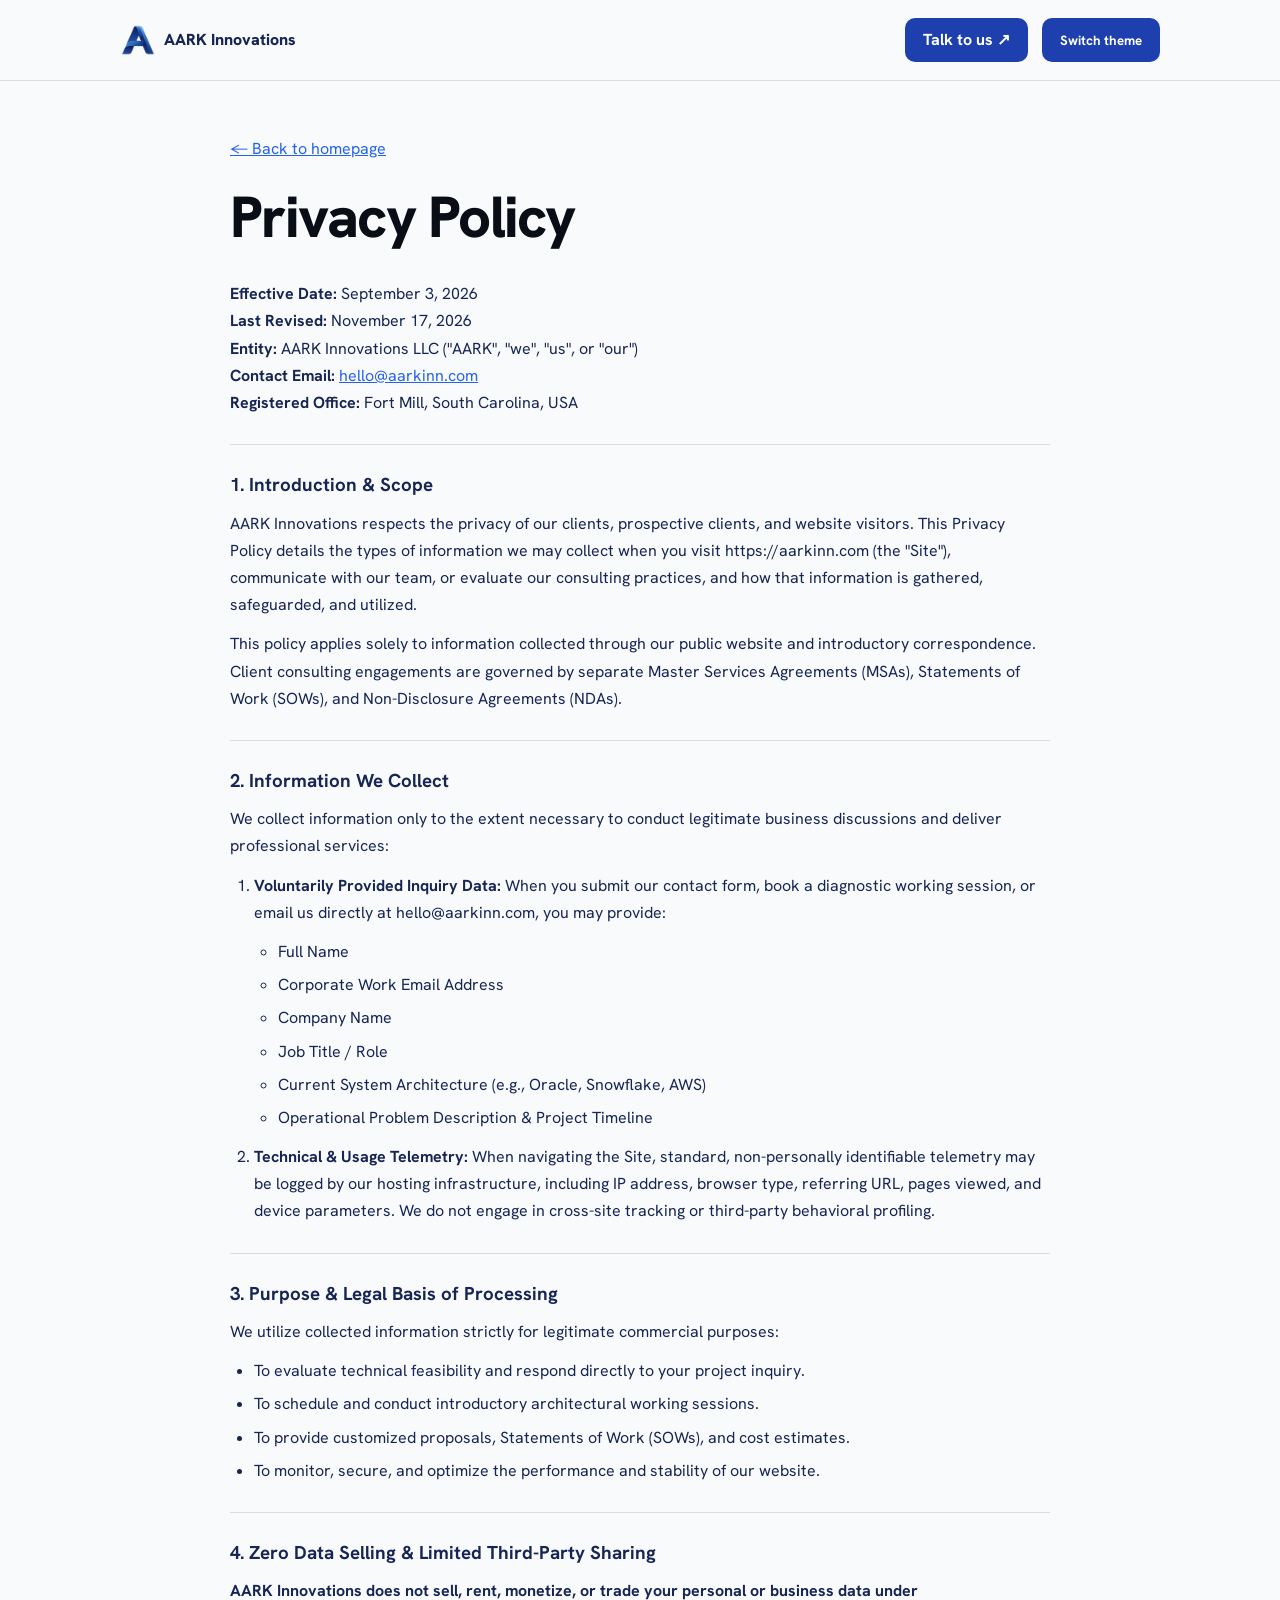
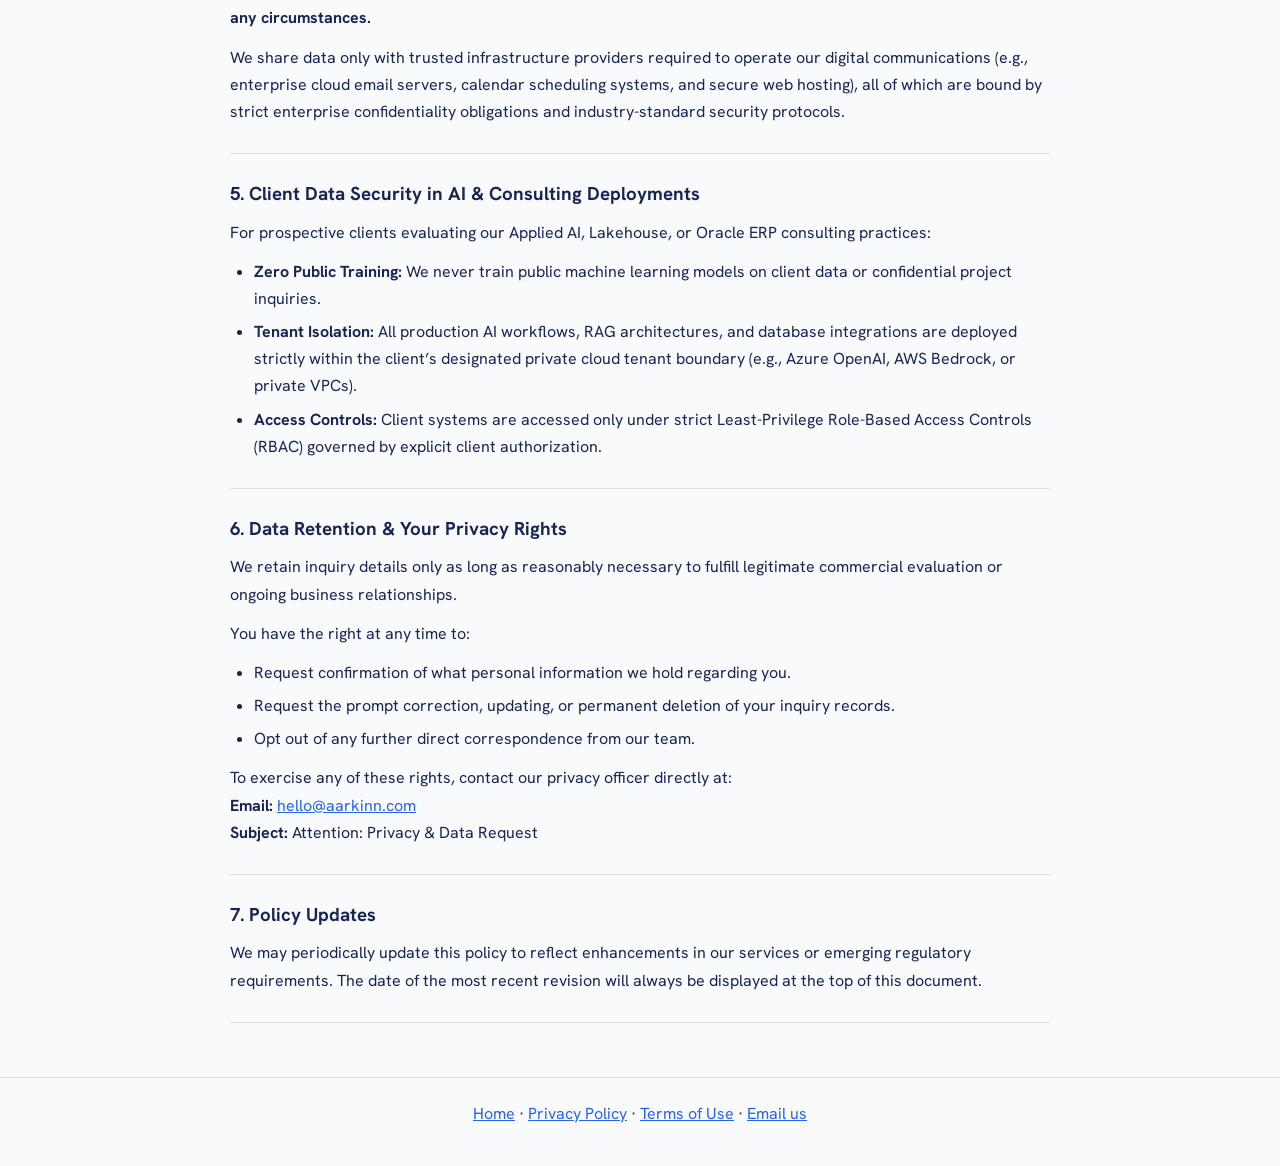
<file: privacy.html>
<!doctype html><html lang="en"><head><meta charset="utf-8"><meta name="viewport" content="width=device-width,initial-scale=1"><title>Privacy Policy | AARK Innovations</title><link rel="icon" type="image/webp" href="assets/aarkin-logo.webp"><link rel="apple-touch-icon" href="assets/aarkin-logo.webp"><link rel="stylesheet" href="styles.css"></head><body class="light-theme detail-page"><header class="detail-header"><a href="index.html#top" class="detail-brand"><img src="assets/aarkin-logo.webp" alt="" width="36" height="36"> AARK Innovations</a><a href="index.html#contact" class="detail-action">Talk to us ↗</a><button type="button" id="detail-theme" aria-label="Switch theme">Switch theme</button></header><main class="detail-main"><a class="detail-back" href="index.html">← Back to homepage</a><h1>Privacy Policy</h1><p><strong>Effective Date:</strong> September 3, 2026<br />
<strong>Last Revised:</strong> November 17, 2026<br />
<strong>Entity:</strong> AARK Innovations LLC (&quot;AARK&quot;, &quot;we&quot;, &quot;us&quot;, or &quot;our&quot;)<br />
<strong>Contact Email:</strong> <a href="mailto:hello@aarkinn.com">hello@aarkinn.com</a><br />
<strong>Registered Office:</strong> Fort Mill, South Carolina, USA</p>
<hr />
<h3>1. Introduction &amp; Scope</h3>
<p>AARK Innovations respects the privacy of our clients, prospective clients, and website visitors. This Privacy Policy details the types of information we may collect when you visit <code>https://aarkinn.com</code> (the &quot;Site&quot;), communicate with our team, or evaluate our consulting practices, and how that information is gathered, safeguarded, and utilized.</p>
<p>This policy applies solely to information collected through our public website and introductory correspondence. Client consulting engagements are governed by separate Master Services Agreements (MSAs), Statements of Work (SOWs), and Non-Disclosure Agreements (NDAs).</p>
<hr />
<h3>2. Information We Collect</h3>
<p>We collect information only to the extent necessary to conduct legitimate business discussions and deliver professional services:</p>
<ol>
<li><strong>Voluntarily Provided Inquiry Data:</strong> When you submit our contact form, book a diagnostic working session, or email us directly at <code>hello@aarkinn.com</code>, you may provide:<ul>
<li>Full Name</li>
<li>Corporate Work Email Address</li>
<li>Company Name</li>
<li>Job Title / Role</li>
<li>Current System Architecture (e.g., Oracle, Snowflake, AWS)</li>
<li>Operational Problem Description &amp; Project Timeline</li>
</ul>
</li>
<li><strong>Technical &amp; Usage Telemetry:</strong> When navigating the Site, standard, non-personally identifiable telemetry may be logged by our hosting infrastructure, including IP address, browser type, referring URL, pages viewed, and device parameters. We do not engage in cross-site tracking or third-party behavioral profiling.</li>
</ol>
<hr />
<h3>3. Purpose &amp; Legal Basis of Processing</h3>
<p>We utilize collected information strictly for legitimate commercial purposes:</p>
<ul>
<li>To evaluate technical feasibility and respond directly to your project inquiry.</li>
<li>To schedule and conduct introductory architectural working sessions.</li>
<li>To provide customized proposals, Statements of Work (SOWs), and cost estimates.</li>
<li>To monitor, secure, and optimize the performance and stability of our website.</li>
</ul>
<hr />
<h3>4. Zero Data Selling &amp; Limited Third-Party Sharing</h3>
<p><strong>AARK Innovations does not sell, rent, monetize, or trade your personal or business data under any circumstances.</strong></p>
<p>We share data only with trusted infrastructure providers required to operate our digital communications (e.g., enterprise cloud email servers, calendar scheduling systems, and secure web hosting), all of which are bound by strict enterprise confidentiality obligations and industry-standard security protocols.</p>
<hr />
<h3>5. Client Data Security in AI &amp; Consulting Deployments</h3>
<p>For prospective clients evaluating our Applied AI, Lakehouse, or Oracle ERP consulting practices:</p>
<ul>
<li><strong>Zero Public Training:</strong> We never train public machine learning models on client data or confidential project inquiries.</li>
<li><strong>Tenant Isolation:</strong> All production AI workflows, RAG architectures, and database integrations are deployed strictly within the client’s designated private cloud tenant boundary (e.g., Azure OpenAI, AWS Bedrock, or private VPCs).</li>
<li><strong>Access Controls:</strong> Client systems are accessed only under strict Least-Privilege Role-Based Access Controls (RBAC) governed by explicit client authorization.</li>
</ul>
<hr />
<h3>6. Data Retention &amp; Your Privacy Rights</h3>
<p>We retain inquiry details only as long as reasonably necessary to fulfill legitimate commercial evaluation or ongoing business relationships.</p>
<p>You have the right at any time to:</p>
<ul>
<li>Request confirmation of what personal information we hold regarding you.</li>
<li>Request the prompt correction, updating, or permanent deletion of your inquiry records.</li>
<li>Opt out of any further direct correspondence from our team.</li>
</ul>
<p>To exercise any of these rights, contact our privacy officer directly at:<br />
<strong>Email:</strong> <a href="mailto:hello@aarkinn.com">hello@aarkinn.com</a><br />
<strong>Subject:</strong> Attention: Privacy &amp; Data Request</p>
<hr />
<h3>7. Policy Updates</h3>
<p>We may periodically update this policy to reflect enhancements in our services or emerging regulatory requirements. The date of the most recent revision will always be displayed at the top of this document.</p>
<hr />
</main><footer class="detail-footer"><a href="index.html">Home</a> · <a href="privacy.html">Privacy Policy</a> · <a href="terms.html">Terms of Use</a> · <a href="mailto:hello@aarkinn.com">Email us</a></footer><script>try{if(localStorage.getItem('aarkinn-theme')==='dark'){document.body.className='dark-theme detail-page';}}catch(e){}document.getElementById('detail-theme').addEventListener('click',()=>{const dark=document.body.classList.toggle('dark-theme');document.body.classList.toggle('light-theme',!dark);try{localStorage.setItem('aarkinn-theme',dark?'dark':'light')}catch(e){}});</script></body></html>
</file>
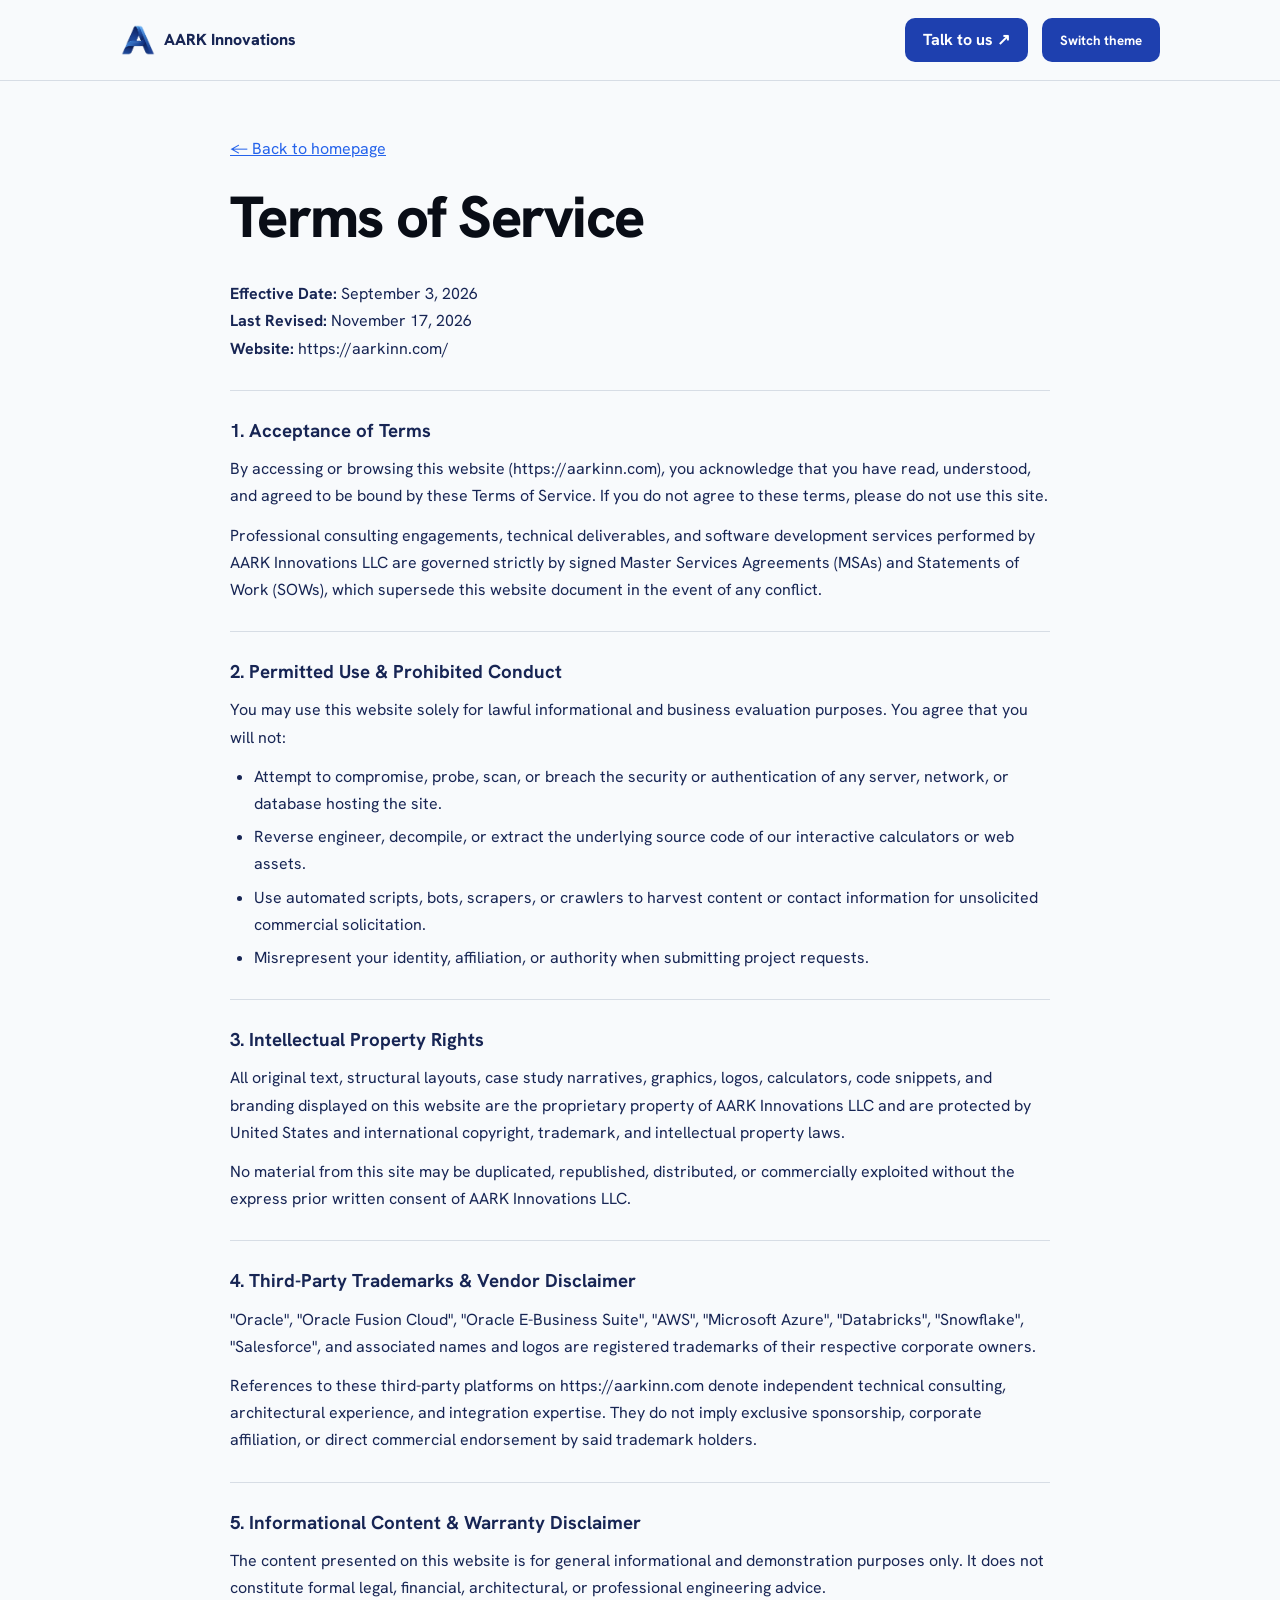
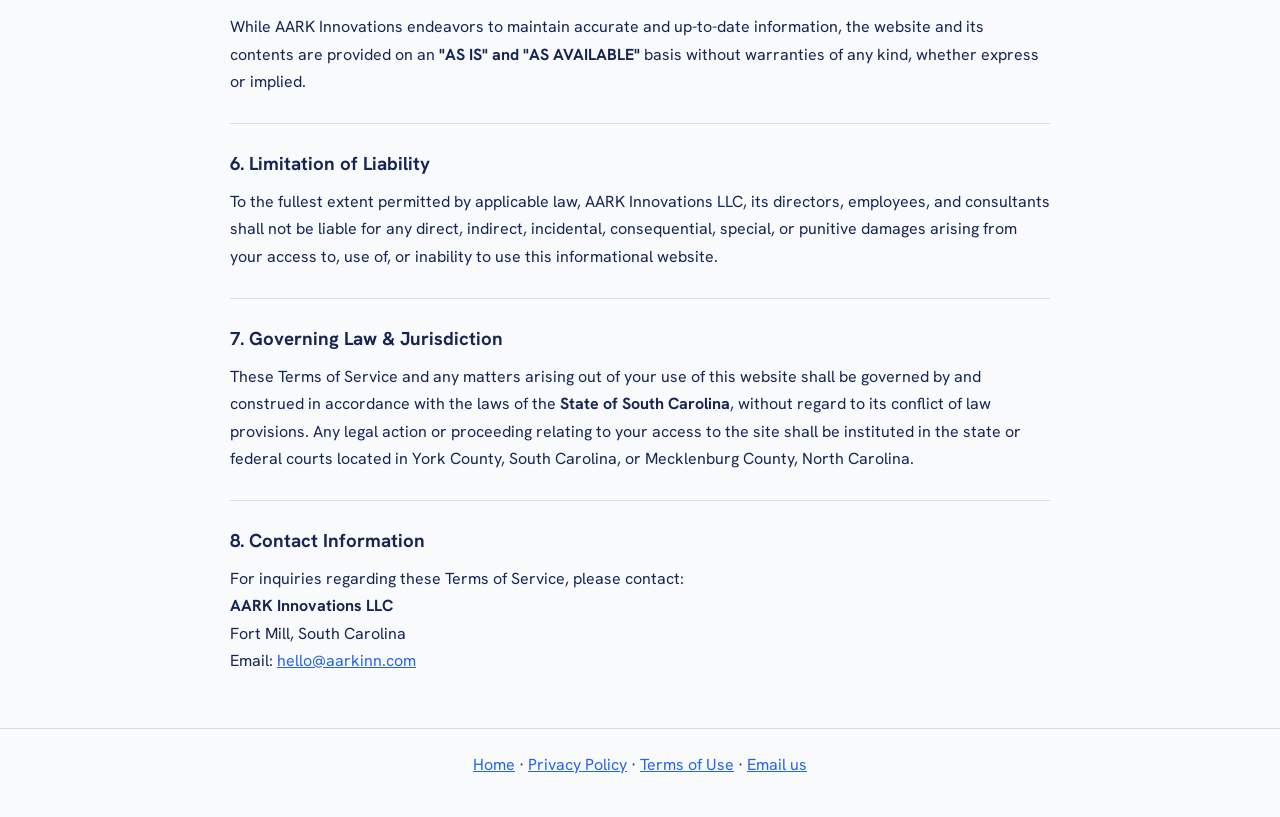
<file: terms.html>
<!doctype html><html lang="en"><head><meta charset="utf-8"><meta name="viewport" content="width=device-width,initial-scale=1"><title>Terms of Service | AARK Innovations</title><link rel="icon" type="image/webp" href="assets/aarkin-logo.webp"><link rel="apple-touch-icon" href="assets/aarkin-logo.webp"><link rel="stylesheet" href="styles.css"></head><body class="light-theme detail-page"><header class="detail-header"><a href="index.html#top" class="detail-brand"><img src="assets/aarkin-logo.webp" alt="" width="36" height="36"> AARK Innovations</a><a href="index.html#contact" class="detail-action">Talk to us ↗</a><button type="button" id="detail-theme" aria-label="Switch theme">Switch theme</button></header><main class="detail-main"><a class="detail-back" href="index.html">← Back to homepage</a><h1>Terms of Service</h1><p><strong>Effective Date:</strong> September 3, 2026<br />
<strong>Last Revised:</strong> November 17, 2026<br />
<strong>Website:</strong> <code>https://aarkinn.com/</code></p>
<hr />
<h3>1. Acceptance of Terms</h3>
<p>By accessing or browsing this website (<code>https://aarkinn.com</code>), you acknowledge that you have read, understood, and agreed to be bound by these Terms of Service. If you do not agree to these terms, please do not use this site.</p>
<p>Professional consulting engagements, technical deliverables, and software development services performed by AARK Innovations LLC are governed strictly by signed Master Services Agreements (MSAs) and Statements of Work (SOWs), which supersede this website document in the event of any conflict.</p>
<hr />
<h3>2. Permitted Use &amp; Prohibited Conduct</h3>
<p>You may use this website solely for lawful informational and business evaluation purposes. You agree that you will not:</p>
<ul>
<li>Attempt to compromise, probe, scan, or breach the security or authentication of any server, network, or database hosting the site.</li>
<li>Reverse engineer, decompile, or extract the underlying source code of our interactive calculators or web assets.</li>
<li>Use automated scripts, bots, scrapers, or crawlers to harvest content or contact information for unsolicited commercial solicitation.</li>
<li>Misrepresent your identity, affiliation, or authority when submitting project requests.</li>
</ul>
<hr />
<h3>3. Intellectual Property Rights</h3>
<p>All original text, structural layouts, case study narratives, graphics, logos, calculators, code snippets, and branding displayed on this website are the proprietary property of AARK Innovations LLC and are protected by United States and international copyright, trademark, and intellectual property laws.</p>
<p>No material from this site may be duplicated, republished, distributed, or commercially exploited without the express prior written consent of AARK Innovations LLC.</p>
<hr />
<h3>4. Third-Party Trademarks &amp; Vendor Disclaimer</h3>
<p>&quot;Oracle&quot;, &quot;Oracle Fusion Cloud&quot;, &quot;Oracle E-Business Suite&quot;, &quot;AWS&quot;, &quot;Microsoft Azure&quot;, &quot;Databricks&quot;, &quot;Snowflake&quot;, &quot;Salesforce&quot;, and associated names and logos are registered trademarks of their respective corporate owners.</p>
<p>References to these third-party platforms on <code>https://aarkinn.com</code> denote independent technical consulting, architectural experience, and integration expertise. They do not imply exclusive sponsorship, corporate affiliation, or direct commercial endorsement by said trademark holders.</p>
<hr />
<h3>5. Informational Content &amp; Warranty Disclaimer</h3>
<p>The content presented on this website is for general informational and demonstration purposes only. It does not constitute formal legal, financial, architectural, or professional engineering advice.</p>
<p>While AARK Innovations endeavors to maintain accurate and up-to-date information, the website and its contents are provided on an <strong>&quot;AS IS&quot; and &quot;AS AVAILABLE&quot;</strong> basis without warranties of any kind, whether express or implied.</p>
<hr />
<h3>6. Limitation of Liability</h3>
<p>To the fullest extent permitted by applicable law, AARK Innovations LLC, its directors, employees, and consultants shall not be liable for any direct, indirect, incidental, consequential, special, or punitive damages arising from your access to, use of, or inability to use this informational website.</p>
<hr />
<h3>7. Governing Law &amp; Jurisdiction</h3>
<p>These Terms of Service and any matters arising out of your use of this website shall be governed by and construed in accordance with the laws of the <strong>State of South Carolina</strong>, without regard to its conflict of law provisions. Any legal action or proceeding relating to your access to the site shall be instituted in the state or federal courts located in York County, South Carolina, or Mecklenburg County, North Carolina.</p>
<hr />
<h3>8. Contact Information</h3>
<p>For inquiries regarding these Terms of Service, please contact:<br />
<strong>AARK Innovations LLC</strong><br />
Fort Mill, South Carolina<br />
Email: <a href="mailto:hello@aarkinn.com">hello@aarkinn.com</a></p>
</main><footer class="detail-footer"><a href="index.html">Home</a> · <a href="privacy.html">Privacy Policy</a> · <a href="terms.html">Terms of Use</a> · <a href="mailto:hello@aarkinn.com">Email us</a></footer><script>try{if(localStorage.getItem('aarkinn-theme')==='dark'){document.body.className='dark-theme detail-page';}}catch(e){}document.getElementById('detail-theme').addEventListener('click',()=>{const dark=document.body.classList.toggle('dark-theme');document.body.classList.toggle('light-theme',!dark);try{localStorage.setItem('aarkinn-theme',dark?'dark':'light')}catch(e){}});</script></body></html>
</file>
<file: styles.css>
@font-face{font-family:"Hanken Grotesk";src:url("assets/fonts/hanken-grotesk-variable.ttf") format("truetype");font-weight:100 900;font-style:normal;font-display:swap;}
/* =========================================================================
   AARK INNOVATIONS &mdash; MASTER UNIFIED ENTERPRISE STYLES
   Merged Sections: Folder 3.1 + Folder Aarkinn 4 + Folder Aarkinn 5
   Theme: Royal Blue (#1e40af), Deep Navy (#090d16), Vibrant Lime Accent (#1e40af)
   ========================================================================= */

/* --- Global Theme & Layout Tokens --- */
:root {
  /* Primary Royal Blue Brand Palette */
  --color-primary: #1e40af;
  --color-primary-hover: #1d4ed8;
  --color-primary-light: #3b82f6;
  --color-primary-dark: #172554;
  --color-primary-soft: rgba(30, 64, 175, 0.08);
  --color-primary-glow: rgba(30, 64, 175, 0.25);
  --blue: #1e40af;
  --blue-light: #e6ebfb;

  /* Signature Vibrant Lime Accent from Reference Design */
  --acid: #dbeafe;
  --acid-deep: #bfdbfe;
  --acid-hover: #eff6ff;
  --acid-contrast: #1e40af;
  --acid-deep: #172554;
  --acid-hover: #1d4ed8;
  --acid-contrast: #181a17;

  /* Light Theme Surfaces */
  --bg-page: #f8fafc;
  --paper: #ffffff;
  --paper-warm: #fcfbf9;
  --bg-subtle: #f1f5f9;
  --ink: #181a17;
  --ink-secondary: #334155;
  --muted: #5e6258;
  --line: #cbd5e1;
  --line-subtle: rgba(24, 26, 23, 0.12);
  --card-bg: #ffffff;

  /* Layout Width with Generous Left & Right Side Gaps */
  --shell: 1240px;
  --shell-width: 1240px;

  /* Animation Physics */
  --mo-ease: cubic-bezier(0.32, 0.72, 0, 1);
  --mo-spring: cubic-bezier(0.34, 1.56, 0.64, 1);
  --gx-ease: cubic-bezier(0.16, 1, 0.3, 1);
}

/* =========================================================================
   FIX 1: LEFT & RIGHT SIDE GAPS (SHELL CONTAINER)
   ========================================================================= */
.shell {
  width: calc(100% - 96px) !important;
  max-width: var(--shell) !important;
  margin-left: auto !important;
  margin-right: auto !important;
  padding-left: 0 !important;
  padding-right: 0 !important;
}

@media (max-width: 900px) {
  .shell {
    width: calc(100% - 48px) !important;
  }
}

@media (max-width: 600px) {
  .shell {
    width: calc(100% - 32px) !important;
  }
}

/* =========================================================================
   STYLES FROM 3.1 (HERO & PROOF METRICS)
   ========================================================================= */
/* =========================================================================
   AARK INNOVATIONS &mdash; ENTERPRISE SYSTEMS DESIGN SYSTEM
   Theme: Light Corporate Theme with Royal Blue (#1e40af)
   Font Stack: 'Endcap Grotesk', 'Hanken Grotesk', Hanken, Arial, sans-serif
   ========================================================================= */


/* --- Brand Tokens & Color Palette --- */
:root {
  /* Main Theme Color: #1e40af (Royal Blue) */
  --color-primary: #1e40af;
  --color-primary-hover: #1d4ed8;
  --color-primary-light: #3b82f6;
  --color-primary-dark: #172554;
  --color-primary-soft: rgba(30, 64, 175, 0.08);
  --color-primary-glow: rgba(30, 64, 175, 0.25);

  /* Light Theme Surfaces & Backgrounds */
  --color-outer-bg: #f1f5f9;          /* Crisp soft light slate outer bezel */
  --color-card-bg: #ffffff;           /* Pure white inner hero card */
  --color-card-border: rgba(30, 64, 175, 0.12);
  --color-card-surface: #f8fafc;       /* Metric card background */
  --color-card-surface-border: rgba(30, 64, 175, 0.15);

  /* Navigation Colors */
  --color-nav-bg: #ffffff;
  --color-nav-border: rgba(30, 64, 175, 0.16);
  --color-nav-shadow: rgba(15, 23, 42, 0.08);

  /* Text Colors */
  --color-text-main: #0f172a;         /* Deep slate-900 headline */
  --color-text-muted: #334155;        /* Slate-700 body text */
  --color-text-subtle: #64748b;       /* Slate-500 microcopy */

  /* Accent & Highlight Colors */
  --color-accent: #1e40af;
  --color-accent-light: #60a5fa;

  /* Typography: Global Unified Font Stack */
  --font-family: 'Endcap Grotesk', 'Hanken Grotesk', Hanken, Arial, sans-serif;
  --font-headings: 'Endcap Grotesk', 'Hanken Grotesk', Hanken, Arial, sans-serif;
  --font-body: 'Endcap Grotesk', 'Hanken Grotesk', Hanken, Arial, sans-serif;
  --font-display: 'Endcap Grotesk', 'Hanken Grotesk', Hanken, Arial, sans-serif;
  --font-serif: 'Endcap Grotesk', 'Hanken Grotesk', Hanken, Arial, sans-serif;
  --font-main: 'Endcap Grotesk', 'Hanken Grotesk', Hanken, Arial, sans-serif;
  --font-mono: 'Endcap Grotesk', 'Hanken Grotesk', Hanken, Arial, sans-serif;
  --font-sans: 'Endcap Grotesk', 'Hanken Grotesk', Hanken, Arial, sans-serif;

  /* Hero & Navigation Tokens (from Aarkinn 9 Hero) */
  --bg-color: #f8fafc;
  --bg-gradient: radial-gradient(ellipse at 30% 48%, #ffffff 0%, #f1f5f9 60%, #e2e8f0 100%);
  --nav-bg: rgba(255, 255, 255, 0.90);
  --nav-border: #e2e8f0;
  --nav-height: 80px;

  --text-primary: #0f172a;
  --text-secondary: #475569;
  --text-muted: #64748b;
  --title-sub: #1e293b;

  --accent-blue: #2563eb;
  --accent-cyan: #0284c7;
  --accent-glow: rgba(37, 99, 235, 0.22);
  --border-light: #e2e8f0;
  --border-hover: #cbd5e1;

  --eyebrow-bg: linear-gradient(135deg, rgba(255, 255, 255, 0.95) 0%, rgba(239, 246, 255, 0.85) 100%);
  --eyebrow-border: rgba(37, 99, 235, 0.24);
  --eyebrow-text: #0f172a;
  --eyebrow-accent: #2563eb;
  --eyebrow-sub: #475569;

  --btn-primary-bg: #090d16;
  --btn-primary-color: #ffffff;
  --btn-primary-border: rgba(255, 255, 255, 0.14);
  --btn-primary-hover: #1e293b;
  --btn-primary-shadow: 0 4px 18px rgba(15, 23, 42, 0.20);

  --btn-outline-bg: rgba(255, 255, 255, 0.88);
  --btn-outline-color: #1e293b;
  --btn-outline-border: #cbd5e1;
  --btn-outline-hover: #f8faff;

  --badge-bg: linear-gradient(135deg, #ffffff 0%, #f8fafc 100%);
  --badge-border: rgba(37, 99, 235, 0.28);
  --badge-shadow: 0 10px 25px -4px rgba(15, 23, 42, 0.12), 0 0 14px rgba(37, 99, 235, 0.14);
  --badge-title: #0f172a;
  --badge-sub: #2563eb;
  --badge-dot: #2563eb;
  --badge-dot-glow: #38bdf8;

  --dropdown-bg: rgba(255, 255, 255, 0.97);
  --dropdown-item: #334155;
  --dropdown-hover: #eff6ff;

  /* Animation Easing */
  --ease-cubic: cubic-bezier(0.625, 0.05, 0, 1);
  --ease-hover: cubic-bezier(0.675, 0.15, 0.1, 1);

  /* Safe Area Tokens */
  --safe-top: env(safe-area-inset-top, 0px);
  --safe-bottom: env(safe-area-inset-bottom, 0px);
  --safe-left: env(safe-area-inset-left, 0px);
  --safe-right: env(safe-area-inset-right, 0px);
}

/* --- Global Reset & Base Typography Styles --- */
*, *::before, *::after {
  box-sizing: border-box;
  margin: 0;
  padding: 0;
  font-family: 'Endcap Grotesk', 'Hanken Grotesk', Hanken, Arial, sans-serif;
}

html, body, button, input, select, textarea, h1, h2, h3, h4, h5, h6, p, span, a, li {
  font-family: 'Endcap Grotesk', 'Hanken Grotesk', Hanken, Arial, sans-serif;
}

html {
  scroll-behavior: smooth;
  scroll-padding-top: calc(90px + var(--safe-top));
  overflow-x: hidden;
}

body {
  background-color: var(--color-outer-bg);
  color: var(--color-text-main);
  font-family: var(--font-body);
  -webkit-font-smoothing: antialiased;
  -moz-osx-font-smoothing: grayscale;
  margin: 0;
  padding: 0;
  min-height: 100vh;
  min-height: 100dvh;
  line-height: 1.5;
  overflow-x: hidden;
  overflow-wrap: break-word;
}

/* Fluid Media Reserving Space (CLS Prevention) */
img, video, canvas {
  max-inline-size: 100%;
}

/* Anchor Targets Safe Clearance from Floating Header */
section[id],
main[id],
footer[id] {
  scroll-margin-top: calc(90px + var(--safe-top));
}

/* =========================================================================
   GLOBAL STANDARDIZED H2 SECTION HEADINGS
   Unified across all sections: Section 4, 5, 6, 7, 10
   ========================================================================= */
h2,
.re-section-head h2,
#paths-title,
#services-heading,
.event-highlights__title,
.display-title,
.journey .journey-title,
.journey-title,
.cta-title,
.faq-title,
.contact-us-title {
  font-family: 'Endcap Grotesk', 'Hanken Grotesk', Hanken, Arial, sans-serif !important;
  font-size: clamp(1.85rem, 4.2vw, 3.2rem) !important;
  font-weight: 800 !important;
  line-height: 1.15 !important;
  letter-spacing: -0.03em !important;
  color: #090d16;
  text-wrap: balance;
}

h1,
.hero-title {
  font-family: 'Endcap Grotesk', 'Hanken Grotesk', Hanken, Arial, sans-serif !important;
  font-size: clamp(30px, 5.5vw, 58px) !important;
  font-weight: 800 !important;
  line-height: 1.14 !important;
  letter-spacing: -0.03em !important;
  color: #090d16;
  text-wrap: balance;
}

p,
.hero-description,
.journey-subtitle,
.cta-subtitle,
.faq-left-text {
  text-wrap: pretty;
}

/* Two-Tone Heading Accents: Matching WE BELIEVE IN CONNECTED SYSTEMS (#1e40af) */
.heading-accent,
.display-accent,
.cta-title .heading-accent,
.faq-title .heading-accent,
.contact-us-title .heading-accent {
  color: #2563eb !important;
  background: none !important;
  -webkit-background-clip: unset !important;
  -webkit-text-fill-color: initial !important;
  display: inline;
}

a {
  color: inherit;
  text-decoration: none;
}

button {
  font-family: inherit;
  border: none;
  background: none;
  cursor: pointer;
}

/* =========================================================================
   FLOATING PILL NAVBAR (MATCHING DAPPER REFERENCE)
   ========================================================================= */
.navbar {
  position: fixed;
  top: 18px;
  left: 0;
  width: 100%;
  display: flex;
  justify-content: center;
  align-items: center;
  z-index: 1000;
  pointer-events: none;
  background: transparent;
  border: none;
  padding: 0 20px;
  height: auto;
}

.nav-container {
  pointer-events: auto;
  position: relative;
  width: 100%;
  max-width: 1080px;
  height: 62px;
  background: #ffffff;
  border-radius: 14px;
  padding: 8px 10px 8px 24px;
  display: flex;
  align-items: center;
  justify-content: space-between;
  border: 1px solid rgba(0, 0, 0, 0.08);
  box-shadow: 0 4px 24px rgba(0, 0, 0, 0.06), 0 1px 2px rgba(0, 0, 0, 0.04);
  transition: all 0.3s ease;
}

/* Brand Logo */
.brand-logo {
  display: flex;
  align-items: center;
  gap: 12px;
  text-decoration: none;
  color: #090d16;
}

.logo-mark {
  width: 32px;
  height: 32px;
  display: flex;
  align-items: center;
  justify-content: center;
}

.brand-logo-img {
  width: 100%;
  height: 100%;
  object-fit: contain;
}

.brand-text-group {
  display: flex;
  align-items: baseline;
  gap: 6px;
  line-height: 1;
}

.logo-text {
  font-family: var(--font-family) !important;
  font-weight: 800;
  font-size: 19px;
  letter-spacing: -0.02em;
  color: #090d16;
}

.logo-subtext {
  font-family: var(--font-family) !important;
  font-size: 14.5px;
  font-weight: 500;
  color: #475569;
  letter-spacing: -0.01em;
  text-transform: none;
}

/* Nav Menu: Available Sections Only */
.nav-menu {
  display: flex;
  align-items: center;
  gap: 26px;
}

.nav-link {
  font-family: var(--font-family) !important;
  font-size: 14.5px;
  font-weight: 600;
  color: #1e293b;
  text-decoration: none;
  padding: 6px 4px;
  transition: color 0.2s ease;
}

.nav-link:hover {
  color: #2563eb;
}

/* Nav Actions & CTA Group ("Talk to us [↗]") */
.nav-actions {
  display: flex;
  align-items: center;
}

.nav-cta-group {
  display: inline-flex;
  align-items: center;
  gap: 12px;
  padding: 4px 4px 4px 16px;
  text-decoration: none;
  cursor: pointer;
  transition: all 0.2s ease;
  border-radius: 10px;
}

.nav-cta-text {
  font-family: var(--font-family) !important;
  font-size: 14.5px;
  font-weight: 600;
  color: #090d16;
  transition: color 0.2s ease;
}

.nav-cta-icon {
  width: 36px;
  height: 36px;
  border-radius: 8px;
  background: #2563eb;
  color: #ffffff;
  display: flex;
  align-items: center;
  justify-content: center;
  transition: all 0.25s ease;
  box-shadow: 0 2px 8px rgba(37, 99, 235, 0.3);
}

.nav-cta-group:hover .nav-cta-icon {
  background: #1d4ed8;
  transform: translate(2px, -2px);
  box-shadow: 0 4px 14px rgba(37, 99, 235, 0.45);
}

.nav-cta-group:hover .nav-cta-text {
  color: #2563eb;
}

/* Mobile Navigation Drawer & Hamburger Controller */
.mobile-toggle {
  display: none;
  background: none;
  border: none;
  cursor: pointer;
  flex-direction: column;
  justify-content: center;
  align-items: center;
  gap: 5px;
  padding: 8px;
  width: 44px;
  height: 44px;
  border-radius: 8px;
  position: relative;
  z-index: 1002;
  transition: background 0.2s ease;
}

.mobile-toggle:hover {
  background: rgba(0, 0, 0, 0.04);
}

body.dark-theme .mobile-toggle:hover {
  background: rgba(255, 255, 255, 0.06);
}

.mobile-toggle span {
  display: block;
  width: 22px;
  height: 2px;
  background-color: var(--text-primary, #090d16);
  border-radius: 2px;
  transition: transform 0.25s cubic-bezier(0.16, 1, 0.3, 1), opacity 0.2s ease;
  transform-origin: center;
}

body.dark-theme .mobile-toggle span {
  background-color: #f1f5f9;
}

/* Hamburger to X animation when menu is open */
.mobile-toggle[aria-expanded="true"] span:nth-child(1) {
  transform: translateY(7px) rotate(45deg);
}

.mobile-toggle[aria-expanded="true"] span:nth-child(2) {
  opacity: 0;
  transform: scaleX(0);
}

.mobile-toggle[aria-expanded="true"] span:nth-child(3) {
  transform: translateY(-7px) rotate(-45deg);
}

@keyframes navMenuFadeIn {
  from {
    opacity: 0;
    transform: translateY(-6px);
  }
  to {
    opacity: 1;
    transform: translateY(0);
  }
}

@media (max-width: 1024px) {
  .nav-menu {
    display: none;
  }

  .nav-menu.is-open {
    display: flex;
    flex-direction: column;
    position: absolute;
    top: calc(100% + 8px);
    left: 0;
    right: 0;
    width: 100%;
    background: rgba(255, 255, 255, 0.98);
    backdrop-filter: blur(20px);
    -webkit-backdrop-filter: blur(20px);
    padding: 14px 16px;
    border-radius: 16px;
    border: 1px solid rgba(0, 0, 0, 0.08);
    box-shadow: 0 18px 40px -10px rgba(0, 0, 0, 0.18), 0 2px 6px rgba(0, 0, 0, 0.04);
    gap: 4px;
    z-index: 1001;
    animation: navMenuFadeIn 0.22s cubic-bezier(0.16, 1, 0.3, 1);
  }

  body.dark-theme .nav-menu.is-open {
    background: rgba(11, 15, 25, 0.98);
    border-color: rgba(255, 255, 255, 0.12);
    box-shadow: 0 18px 40px -10px rgba(0, 0, 0, 0.6);
  }

  .nav-menu.is-open .nav-link {
    display: flex;
    align-items: center;
    padding: 12px 14px;
    font-size: 15px;
    font-weight: 600;
    border-radius: 10px;
    min-height: 48px; /* Standard WCAG Touch Target */
    transition: background 0.15s ease, color 0.15s ease;
  }

  .nav-menu.is-open .nav-link:hover,
  .nav-menu.is-open .nav-link:active {
    background: rgba(37, 99, 235, 0.08);
    color: #2563eb;
  }

  body.dark-theme .nav-menu.is-open .nav-link:hover,
  body.dark-theme .nav-menu.is-open .nav-link:active {
    background: rgba(56, 189, 248, 0.12);
    color: #38bdf8;
  }

  .mobile-toggle {
    display: flex;
  }
}

@media (max-width: 480px) {
  .navbar {
    top: calc(10px + var(--safe-top));
    padding: 0 12px;
  }

  .nav-container {
    height: 54px;
    padding: 6px 8px 6px 14px;
    border-radius: 12px;
  }

  .logo-subtext {
    display: none;
  }

  .nav-cta-text {
    display: none;
  }

  .nav-cta-group {
    padding: 0;
    gap: 0;
  }

  .nav-cta-icon {
    width: 34px;
    height: 34px;
  }
}

/* Dark theme overrides for floating navbar */
body.dark-theme .nav-container {
  background: #0b0f19;
  border-color: rgba(255, 255, 255, 0.12);
  box-shadow: 0 8px 30px rgba(0, 0, 0, 0.5);
}

body.dark-theme .logo-text,
body.dark-theme .nav-cta-text {
  color: #ffffff;
}

body.dark-theme .logo-subtext {
  color: #94a3b8;
}

body.dark-theme .nav-link {
  color: #cbd5e1;
}

body.dark-theme .nav-link:hover {
  color: #38bdf8;
}

/* =========================================================================
   HERO SECTION (FROM AARKINN 9 HERO)
   ========================================================================= */
.hero-wrapper {
  position: relative;
  width: 100% !important;
  max-width: 100% !important;
  height: 100vh;
  min-height: 720px;
  overflow: hidden;
  display: flex;
  align-items: center;
  background: var(--bg-gradient);
  transition: background 0.3s ease;
}

#webgl-canvas {
  position: absolute;
  top: 0;
  left: 0;
  width: 100%;
  height: 100%;
  z-index: 1;
  display: block;
}

.global-stream-track {
  position: absolute;
  top: 0;
  left: 0;
  width: 100% !important;
  max-width: 100% !important;
  height: 100% !important;
  pointer-events: none;
  z-index: 20;
  overflow: hidden;
}

.tech-item {
  position: absolute;
  top: 0;
  left: 0;
  display: flex;
  flex-direction: column;
  align-items: center;
  transform: translate3d(0, 0, 0);
  will-change: transform, opacity;
  pointer-events: none;
}

.tech-badge-3d {
  display: inline-flex;
  align-items: center;
  gap: 10px;
  padding: 6px 16px 6px 10px;
  background: var(--badge-bg);
  border: 1px solid var(--badge-border);
  border-radius: 9999px;
  box-shadow: var(--badge-shadow);
  margin-bottom: 6px;
  white-space: nowrap;
  backdrop-filter: blur(12px);
  -webkit-backdrop-filter: blur(12px);
  transition: background 0.3s ease, border-color 0.3s ease;
}

.icon-3d {
  width: 28px;
  height: 28px;
  display: block;
  filter: drop-shadow(0 2px 6px rgba(37, 99, 235, 0.45));
}

.tech-text-group {
  display: flex;
  flex-direction: column;
  line-height: 1.15;
}

.tech-title {
  font-size: 13px;
  font-weight: 700;
  letter-spacing: -0.01em;
  color: var(--badge-title);
  font-family: var(--font-family) !important;
}

.tech-sub {
  font-size: 10px;
  font-weight: 600;
  color: var(--badge-sub);
  letter-spacing: 0.02em;
  font-family: var(--font-family) !important;
}

.tech-dot {
  width: 5px;
  height: 5px;
  background-color: var(--badge-dot);
  border-radius: 50%;
  box-shadow: 0 0 8px var(--badge-dot-glow), 0 0 14px var(--badge-dot);
}

.hero-container {
  position: relative;
  z-index: 10;
  max-width: 1440px;
  width: 100%;
  height: 100%;
  margin: 0 auto;
  padding: calc(var(--nav-height) + 10px) 40px 40px;
  display: grid;
  grid-template-columns: 1.05fr 1fr;
  align-items: center;
  pointer-events: none;
}

.hero-visual-slot {
  height: 100%;
  position: relative;
}

.hero-content {
  padding-left: 20px;
  max-width: 660px;
  display: flex;
  flex-direction: column;
  justify-content: center;
  pointer-events: auto;
}

/* =========================================================================
   HERO EYEBROW BADGE (REDESIGNED ARCHITECTURAL PILL)
   ========================================================================= */
.hero-eyebrow {
  display: inline-flex;
  align-items: center;
  gap: 10px;
  padding: 6px 14px 6px 10px;
  border-radius: 9999px;
  background: var(--eyebrow-bg);
  border: 1px solid var(--eyebrow-border);
  backdrop-filter: blur(14px);
  -webkit-backdrop-filter: blur(14px);
  box-shadow: 0 4px 16px -2px rgba(37, 99, 235, 0.12), inset 0 1px 0 rgba(255, 255, 255, 0.9);
  width: fit-content;
  font-family: var(--font-family) !important;
  font-size: 13px;
  line-height: 1;
  color: var(--eyebrow-text);
  margin-bottom: 22px;
  cursor: default;
  transition: all 0.3s cubic-bezier(0.16, 1, 0.3, 1);
  user-select: none;
}

.hero-eyebrow:hover {
  transform: translateY(-1px);
  border-color: rgba(37, 99, 235, 0.45);
  box-shadow: 0 6px 22px -2px rgba(37, 99, 235, 0.22), inset 0 1px 0 rgba(255, 255, 255, 1);
}

.eyebrow-beacon {
  position: relative;
  display: inline-flex;
  align-items: center;
  justify-content: center;
  width: 14px;
  height: 14px;
  flex-shrink: 0;
}

.eyebrow-beacon-core {
  width: 7px;
  height: 7px;
  border-radius: 50%;
  background-color: var(--eyebrow-accent, #2563eb);
  box-shadow: 0 0 10px var(--eyebrow-accent, #2563eb);
  z-index: 2;
}

.eyebrow-beacon-ping {
  position: absolute;
  inset: 0;
  border-radius: 50%;
  background-color: var(--eyebrow-accent, #2563eb);
  opacity: 0.75;
  animation: eyebrowPing 2s cubic-bezier(0, 0, 0.2, 1) infinite;
}

@keyframes eyebrowPing {
  0% {
    transform: scale(0.8);
    opacity: 0.8;
  }
  75%, 100% {
    transform: scale(2.2);
    opacity: 0;
  }
}

.eyebrow-tag {
  font-weight: 700;
  color: #1e40af;
  letter-spacing: -0.01em;
  font-size: 12.5px;
}

.eyebrow-sep {
  color: #94a3b8;
  font-size: 11px;
}

.eyebrow-label {
  color: #334155;
  font-weight: 500;
  font-size: 13px;
  letter-spacing: -0.005em;
}

.eyebrow-arrow {
  display: inline-flex;
  align-items: center;
  justify-content: center;
  color: #2563eb;
  transition: transform 0.25s cubic-bezier(0.16, 1, 0.3, 1);
  margin-left: 2px;
}

.hero-eyebrow:hover .eyebrow-arrow {
  transform: translateX(3px);
}

body.dark-theme .hero-eyebrow {
  box-shadow: 0 4px 20px rgba(0, 0, 0, 0.4), inset 0 1px 0 rgba(255, 255, 255, 0.08);
}

body.dark-theme .eyebrow-tag {
  color: #38bdf8;
}

body.dark-theme .eyebrow-sep {
  color: #64748b;
}

body.dark-theme .eyebrow-label {
  color: #cbd5e1;
}

body.dark-theme .eyebrow-arrow {
  color: #38bdf8;
}

@media (max-width: 640px) {
  .hero-eyebrow {
    font-size: 13px;
    padding: 5px 12px 5px 8px;
    max-width: 100%;
  }
}

@media (max-width: 420px) {
  .hero-eyebrow {
    font-size: 12px;
    padding: 5px 10px 5px 8px;
  }

  .hero-eyebrow .eyebrow-sep,
  .hero-eyebrow .eyebrow-label {
    display: none;
  }
}

.hero-title {
  font-size: clamp(36px, 4.2vw, 58px);
  font-weight: 800;
  line-height: 1.14;
  letter-spacing: -0.03em;
  color: var(--text-primary);
  margin-bottom: 24px;
  text-shadow: 0 2px 10px rgba(0, 0, 0, 0.04);
  font-family: var(--font-family) !important;
}

.title-sub {
  color: var(--title-sub);
  font-weight: 600;
  font-family: var(--font-family) !important;
}

.stream-line-container {
  position: relative;
  width: 100%;
  height: 48px;
  margin-bottom: 20px;
  display: flex;
  align-items: center;
  pointer-events: none;
}

.hero-description {
  font-size: 16px;
  line-height: 1.62;
  color: var(--text-secondary);
  margin-bottom: 34px;
  font-weight: 400;
  max-width: 600px;
  font-family: var(--font-family) !important;
}

.hero-description strong {
  color: var(--text-primary);
  font-weight: 600;
}

.hero-ctas {
  display: flex;
  align-items: center;
  gap: 16px;
  margin-top: 6px;
}

/* =========================================================================
   GLOBAL BUTTON BASE
   ========================================================================= */
.btn {
  display: inline-flex;
  align-items: center;
  justify-content: center;
  gap: 10px;
  font-family: var(--font-family) !important;
  font-size: 14.5px;
  font-weight: 600;
  line-height: 1;
  text-decoration: none;
  cursor: pointer;
  border: none;
  transition: all 0.28s cubic-bezier(0.16, 1, 0.3, 1);
  user-select: none;
  white-space: nowrap;
  outline: none;
}

.btn:focus-visible,
button:focus-visible,
a.btn-cta-pill:focus-visible {
  outline: 3px solid #2563eb !important;
  outline-offset: 3px !important;
}

/* -------------------------------------------------------------------------
   HERO PRIMARY BUTTON (Schedule a Working Session)
   ------------------------------------------------------------------------- */
.btn-hero-primary {
  padding: 11px 18px 11px 26px;
  border-radius: 9999px;
  background: linear-gradient(135deg, #090d16 0%, #0f172a 45%, #1e293b 100%);
  color: #ffffff !important;
  border: 1px solid rgba(255, 255, 255, 0.14);
  box-shadow: inset 0 1px 1px 0 rgba(255, 255, 255, 0.28),
              0 4px 14px rgba(15, 23, 42, 0.22),
              0 1px 3px rgba(0, 0, 0, 0.1);
  position: relative;
  overflow: hidden;
}

.btn-hero-primary .btn-text {
  font-weight: 600;
  letter-spacing: -0.01em;
  color: #ffffff;
}

.btn-hero-primary .btn-arrow-bubble {
  display: inline-flex;
  align-items: center;
  justify-content: center;
  width: 28px;
  height: 28px;
  border-radius: 50%;
  background: rgba(255, 255, 255, 0.12);
  color: #ffffff;
  transition: all 0.25s cubic-bezier(0.16, 1, 0.3, 1);
  margin-left: 4px;
}

.btn-hero-primary:hover {
  transform: translateY(-2px);
  background: linear-gradient(135deg, #0b1222 0%, #152449 60%, #1d4ed8 100%);
  border-color: rgba(56, 189, 248, 0.45);
  box-shadow: inset 0 1px 1px 0 rgba(255, 255, 255, 0.4),
              0 12px 30px -4px rgba(15, 23, 42, 0.45),
              0 4px 18px rgba(37, 99, 235, 0.35);
}

.btn-hero-primary:hover .btn-arrow-bubble {
  background: #2563eb;
  color: #ffffff;
  transform: translateX(3px);
  box-shadow: 0 0 14px rgba(37, 99, 235, 0.6);
}

.btn-hero-primary:active {
  transform: translateY(0) scale(0.98);
}

/* -------------------------------------------------------------------------
   HERO SECONDARY BUTTON (Explore Practices (Deep-Dive))
   ------------------------------------------------------------------------- */
.btn-hero-secondary {
  padding: 11px 18px 11px 24px;
  border-radius: 9999px;
  background: rgba(255, 255, 255, 0.92);
  color: #1e293b !important;
  border: 1.5px solid #cbd5e1;
  backdrop-filter: blur(12px);
  -webkit-backdrop-filter: blur(12px);
  box-shadow: 0 2px 8px rgba(15, 23, 42, 0.04), inset 0 1px 0 rgba(255, 255, 255, 0.9);
}

.btn-hero-secondary .btn-text {
  font-weight: 600;
  letter-spacing: -0.01em;
  color: #1e293b;
  transition: color 0.2s ease;
}

.btn-hero-secondary .btn-arrow-bubble {
  display: inline-flex;
  align-items: center;
  justify-content: center;
  width: 28px;
  height: 28px;
  border-radius: 50%;
  background: rgba(15, 23, 42, 0.05);
  color: #475569;
  transition: all 0.25s cubic-bezier(0.16, 1, 0.3, 1);
  margin-left: 4px;
}

.btn-hero-secondary:hover {
  transform: translateY(-2px);
  background: #f8faff;
  border-color: #2563eb;
  box-shadow: 0 8px 24px rgba(37, 99, 235, 0.16), inset 0 1px 0 rgba(255, 255, 255, 1);
}

.btn-hero-secondary:hover .btn-text {
  color: #2563eb;
}

.btn-hero-secondary:hover .btn-arrow-bubble {
  background: rgba(37, 99, 235, 0.12);
  color: #2563eb;
  transform: translateY(2px);
}

.btn-hero-secondary:active {
  transform: translateY(0) scale(0.98);
}

/* Dark Theme overrides for Hero Buttons */
body.dark-theme .btn-hero-primary {
  background: linear-gradient(135deg, #ffffff 0%, #f1f5f9 100%);
  color: #090d16 !important;
  border-color: rgba(255, 255, 255, 0.95);
  box-shadow: 0 4px 20px rgba(0, 0, 0, 0.4), 0 0 16px rgba(255, 255, 255, 0.15);
}

body.dark-theme .btn-hero-primary .btn-text {
  color: #090d16;
}

body.dark-theme .btn-hero-primary .btn-arrow-bubble {
  background: #090d16;
  color: #ffffff;
}

body.dark-theme .btn-hero-primary:hover {
  background: #ffffff;
  box-shadow: 0 8px 30px rgba(56, 189, 248, 0.35), 0 0 20px rgba(255, 255, 255, 0.3);
}

body.dark-theme .btn-hero-primary:hover .btn-arrow-bubble {
  background: #2563eb;
  color: #ffffff;
}

body.dark-theme .btn-hero-secondary {
  background: rgba(15, 23, 42, 0.65);
  border-color: rgba(255, 255, 255, 0.16);
  color: #f1f5f9 !important;
  box-shadow: 0 4px 16px rgba(0, 0, 0, 0.3);
}

body.dark-theme .btn-hero-secondary .btn-text {
  color: #f1f5f9;
}

body.dark-theme .btn-hero-secondary .btn-arrow-bubble {
  background: rgba(255, 255, 255, 0.08);
  color: #cbd5e1;
}

body.dark-theme .btn-hero-secondary:hover {
  border-color: #38bdf8;
  background: rgba(56, 189, 248, 0.08);
  box-shadow: 0 8px 24px rgba(56, 189, 248, 0.2);
}

body.dark-theme .btn-hero-secondary:hover .btn-text {
  color: #38bdf8;
}

body.dark-theme .btn-hero-secondary:hover .btn-arrow-bubble {
  background: rgba(56, 189, 248, 0.22);
  color: #38bdf8;
}

@media (max-width: 1024px) {
  .hero-container {
    grid-template-columns: 1fr;
    padding-top: calc(var(--nav-height, 80px) + 10px);
  }

  .hero-visual-slot {
    display: none;
  }

  .hero-content {
    padding-left: 0;
    max-width: 100%;
    margin-top: auto;
    margin-bottom: 40px;
  }
}

@media (max-width: 768px) {
  .hero-wrapper {
    height: auto;
    min-height: 100svh;
    padding-top: calc(90px + var(--safe-top));
    padding-bottom: 48px;
    align-items: flex-start;
  }

  .hero-container {
    padding: 10px 16px 20px;
    margin-bottom: 0;
  }
}

@media (max-width: 640px) {
  .hero-title {
    font-size: clamp(28px, 7vw, 36px);
    margin-bottom: 18px;
  }

  .hero-description {
    font-size: 14.5px;
    margin-bottom: 24px;
  }

  .hero-ctas {
    flex-direction: column;
    align-items: stretch;
    width: 100%;
    gap: 12px;
  }

  .btn-hero-primary,
  .btn-hero-secondary {
    width: 100%;
    justify-content: center;
    min-height: 48px;
  }
}

/* =========================================================================
   FLOATING THEME TOGGLE BUTTON (FLOATING ON RIGHT SIDE OF PAGE)
   ========================================================================= */
.floating-theme-container {
  position: fixed;
  bottom: 28px;
  right: 28px;
  z-index: 9999;
  pointer-events: auto;
}

.floating-theme-btn {
  display: inline-flex;
  align-items: center;
  gap: 10px;
  padding: 9px 18px 9px 14px;
  border-radius: 9999px;
  font-family: var(--font-family) !important;
  font-size: 13px;
  font-weight: 600;
  letter-spacing: 0.01em;
  cursor: pointer;
  background: rgba(255, 255, 255, 0.92);
  color: #0f172a;
  border: 1.5px solid rgba(226, 232, 240, 0.95);
  box-shadow: 0 10px 30px -4px rgba(15, 23, 42, 0.14), inset 0 1px 0 rgba(255, 255, 255, 1);
  backdrop-filter: blur(16px);
  -webkit-backdrop-filter: blur(16px);
  transition: all 0.3s cubic-bezier(0.16, 1, 0.3, 1);
  user-select: none;
  outline: none;
}

.floating-theme-btn:hover {
  transform: translateY(-2px);
  background: #ffffff;
  border-color: #2563eb;
  color: #2563eb;
  box-shadow: 0 14px 36px rgba(37, 99, 235, 0.22), inset 0 1px 0 rgba(255, 255, 255, 1);
}

.floating-theme-btn:focus-visible {
  outline: 3px solid #2563eb !important;
  outline-offset: 3px !important;
}

.floating-theme-icon {
  font-size: 15px;
  line-height: 1;
  display: inline-block;
  transition: transform 0.4s cubic-bezier(0.34, 1.56, 0.64, 1);
}

.floating-theme-btn:hover .floating-theme-icon {
  transform: rotate(25deg) scale(1.15);
}

.floating-theme-text {
  font-family: var(--font-family) !important;
  font-size: 13px;
  font-weight: 600;
}

body.dark-theme .floating-theme-btn {
  background: rgba(15, 23, 42, 0.88);
  border-color: rgba(56, 189, 248, 0.3);
  color: #f8fafc;
  box-shadow: 0 10px 30px rgba(0, 0, 0, 0.5), inset 0 1px 0 rgba(255, 255, 255, 0.08);
}

body.dark-theme .floating-theme-btn:hover {
  background: rgba(15, 23, 42, 0.98);
  border-color: #38bdf8;
  color: #38bdf8;
  box-shadow: 0 14px 40px rgba(56, 189, 248, 0.3), inset 0 1px 0 rgba(255, 255, 255, 0.15);
}

@media (max-width: 640px) {
  .floating-theme-container {
    bottom: calc(18px + var(--safe-bottom));
    right: calc(18px + var(--safe-right));
  }
  .floating-theme-text {
    display: none;
  }
  .floating-theme-btn {
    width: 48px;
    height: 48px;
    padding: 0;
    display: inline-flex;
    align-items: center;
    justify-content: center;
    border-radius: 50%;
  }
  .floating-theme-icon {
    font-size: 18px;
  }
}

/* =========================================================================
   COMPREHENSIVE DARK THEME SYSTEM FOR ALL SECTIONS
   ========================================================================= */

body.dark-theme {
  /* Modern Dark Theme Tokens (Hero & Global Architecture) */
  --bg-color: #080d1a;
  --bg-gradient: radial-gradient(circle at 50% 35%, #0f1c3d 0%, #091024 45%, #060914 100%);
  --nav-bg: rgba(8, 13, 26, 0.88);
  --nav-border: rgba(56, 189, 248, 0.16);

  --text-primary: #ffffff;
  --text-secondary: #94a3b8;
  --text-muted: #64748b;
  --title-sub: #f1f5f9;

  --accent-blue: #38bdf8;
  --accent-cyan: #38bdf8;
  --accent-glow: rgba(56, 189, 248, 0.45);
  --border-light: rgba(255, 255, 255, 0.1);
  --border-hover: rgba(56, 189, 248, 0.4);

  --eyebrow-bg: linear-gradient(135deg, rgba(15, 23, 42, 0.9) 0%, rgba(30, 41, 59, 0.8) 100%);
  --eyebrow-border: rgba(56, 189, 248, 0.32);
  --eyebrow-text: #f8fafc;
  --eyebrow-accent: #38bdf8;
  --eyebrow-sub: #94a3b8;

  --btn-primary-bg: #ffffff;
  --btn-primary-color: #080d1a;
  --btn-primary-border: #ffffff;
  --btn-primary-hover: #f1f5f9;
  --btn-primary-shadow: 0 4px 20px rgba(0, 0, 0, 0.4);

  --btn-outline-bg: rgba(15, 23, 42, 0.7);
  --btn-outline-color: #f1f5f9;
  --btn-outline-border: rgba(255, 255, 255, 0.16);
  --btn-outline-hover: rgba(56, 189, 248, 0.1);

  --badge-bg: linear-gradient(135deg, rgba(15, 23, 42, 0.95) 0%, rgba(30, 41, 59, 0.9) 100%);
  --badge-border: rgba(56, 189, 248, 0.45);
  --badge-shadow: 0 8px 26px rgba(0, 0, 0, 0.65), 0 0 16px rgba(56, 189, 248, 0.25);
  --badge-title: #ffffff;
  --badge-sub: #38bdf8;
  --badge-dot: #ffffff;
  --badge-dot-glow: #38bdf8;

  --dropdown-bg: rgba(12, 19, 36, 0.96);
  --dropdown-item: #c0c6d4;
  --dropdown-hover: rgba(56, 189, 248, 0.12);

  /* Global Surface Variables for Other Sections */
  --bg-page: #080d1a;
  --paper: #0d1527;
  --paper-warm: #111d38;
  --bg-subtle: #0a1122;
  --ink: #f8fafc;
  --ink-secondary: #cbd5e1;
  --muted: #94a3b8;
  --line: rgba(255, 255, 255, 0.1);
  --line-subtle: rgba(255, 255, 255, 0.06);
  --card-bg: #0d1527;

  --color-outer-bg: #080d1a;
  --color-card-bg: #0d1527;
  --color-card-border: rgba(56, 189, 248, 0.22);
  --color-card-surface: #101c36;
  --color-card-surface-border: rgba(255, 255, 255, 0.1);
  --color-text-main: #f8fafc;
  --color-text-muted: #94a3b8;
  --color-text-subtle: #64748b;
  --color-accent: #38bdf8;
  --color-accent-light: #60a5fa;
  --grid-line: rgba(255, 255, 255, 0.06);

  background-color: #080d1a !important;
  color: #f8fafc !important;
}

/* Floating Switcher in Dark Theme */
body.dark-theme .floating-theme-btn {
  background: rgba(15, 23, 42, 0.92);
  color: #f8fafc;
  border: 1.5px solid rgba(56, 189, 248, 0.4);
  box-shadow: 0 8px 32px rgba(0, 0, 0, 0.6), 0 0 20px rgba(56, 189, 248, 0.25);
}

body.dark-theme .floating-theme-btn:hover {
  background: rgba(30, 41, 59, 0.98);
  border-color: #38bdf8;
  color: #38bdf8;
  box-shadow: 0 12px 38px rgba(0, 0, 0, 0.8), 0 0 28px rgba(56, 189, 248, 0.45);
}

/* Dark Theme Headings: Crisp White Base (#ffffff) & Sky Blue Accent (#38bdf8) */
body.dark-theme h1,
body.dark-theme h2,
body.dark-theme .hero-title,
body.dark-theme #paths-title,
body.dark-theme #services-heading,
body.dark-theme .event-highlights__title,
body.dark-theme .display-title,
body.dark-theme .journey-title {
  color: #ffffff !important;
}

body.dark-theme .heading-accent,
body.dark-theme .display-accent {
  color: #38bdf8 !important;
}

/* Section 04: Practices & Endcap Grid (.hx-paths) */
body.dark-theme .hx-paths {
  background: radial-gradient(circle at 50% 0%, #0e1730 0%, #080d1a 65%) !important;
}

body.dark-theme .hx-path-grid {
  border-color: rgba(56, 189, 248, 0.16) !important;
}

body.dark-theme .hx-path {
  background: rgba(12, 19, 36, 0.85) !important;
  border-color: rgba(255, 255, 255, 0.08) !important;
  color: #f8fafc !important;
  backdrop-filter: blur(12px);
}

body.dark-theme .hx-path:hover {
  background: rgba(18, 29, 56, 0.95) !important;
  border-color: rgba(56, 189, 248, 0.35) !important;
}

body.dark-theme .hx-path h3 {
  color: #ffffff !important;
}

body.dark-theme .hx-path p {
  color: #94a3b8 !important;
}

body.dark-theme .hx-path-n {
  color: #38bdf8 !important;
}

body.dark-theme .hx-path-go {
  background: rgba(255, 255, 255, 0.08) !important;
  border-color: rgba(255, 255, 255, 0.15) !important;
  color: #38bdf8 !important;
}

body.dark-theme .hx-path:hover .hx-path-go {
  background: #2563eb !important;
  color: #ffffff !important;
}

body.dark-theme .re-section-head h2 {
  color: #ffffff !important;
}

body.dark-theme .re-section-head h2 em {
  color: #38bdf8 !important;
}

body.dark-theme .re-section-head .eyebrow {
  color: #38bdf8 !important;
}

body.dark-theme .re-section-head > p:last-child {
  color: #94a3b8 !important;
}

/* Section 05: Platforms Showcase (.re-services) */
body.dark-theme .re-services {
  background: radial-gradient(ellipse at 50% 0%, #0f1c3d 0%, #080d1a 65%, #050811 100%) !important;
  border-top: 1px solid rgba(56, 189, 248, 0.15) !important;
}

body.dark-theme .re-service {
  border-color: rgba(255, 255, 255, 0.08) !important;
  color: #f8fafc !important;
  transition: all 0.3s cubic-bezier(0.16, 1, 0.3, 1) !important;
}

body.dark-theme .re-service:hover {
  background: linear-gradient(90deg, rgba(37, 99, 235, 0.08) 0%, rgba(56, 189, 248, 0.14) 50%, rgba(37, 99, 235, 0.08) 100%) !important;
  border-color: rgba(56, 189, 248, 0.3) !important;
}

body.dark-theme .re-service .re-index,
body.dark-theme .re-service .re-service-num,
body.dark-theme .re-service-n {
  color: #38bdf8 !important;
}

body.dark-theme .re-service h3,
body.dark-theme .re-service-title {
  color: #ffffff !important;
}

body.dark-theme .re-service p,
body.dark-theme .re-service-desc {
  color: #94a3b8 !important;
}

body.dark-theme .re-service .re-service-arrow {
  color: #38bdf8 !important;
}

body.dark-theme .re-service .re-service-badge {
  background: rgba(56, 189, 248, 0.12) !important;
  border-color: rgba(56, 189, 248, 0.28) !important;
  color: #38bdf8 !important;
}

body.dark-theme .re-service-more {
  color: #94a3b8 !important;
}

body.dark-theme .re-service-more a {
  color: #38bdf8 !important;
  border-bottom-color: rgba(56, 189, 248, 0.4) !important;
}

body.dark-theme .re-service-more a:hover {
  color: #60a5fa !important;
  border-bottom-color: #60a5fa !important;
}

/* Dark Theme Platform Center SVG Illustrations (High-Tech Blueprint Architecture) */
body.dark-theme .mo-icon .mo-i-frame {
  fill: #0c1426 !important;
  stroke: #38bdf8 !important;
  stroke-width: 1.8 !important;
  filter: drop-shadow(0 4px 16px rgba(56, 189, 248, 0.18));
}

body.dark-theme .mo-icon .mo-i-card {
  fill: #111d38 !important;
  stroke: rgba(56, 189, 248, 0.45) !important;
  stroke-width: 1.4 !important;
}

body.dark-theme .mo-icon .mo-i-line {
  stroke: #94a3b8 !important;
  stroke-width: 1.6 !important;
}

body.dark-theme .mo-icon line.mo-i-line,
body.dark-theme .mo-icon path.mo-i-line {
  fill: none !important;
}

body.dark-theme .mo-icon rect.mo-i-line {
  fill: rgba(148, 163, 184, 0.18) !important;
  stroke: rgba(148, 163, 184, 0.45) !important;
}

body.dark-theme .mo-icon .mo-i-dot,
body.dark-theme .mo-icon .mo-i-hole {
  fill: #38bdf8 !important;
}

body.dark-theme .mo-icon .mo-acc {
  fill: #2563eb !important;
  stroke: none !important;
}

body.dark-theme .mo-icon .mo-i-stroke {
  stroke: #94a3b8 !important;
  stroke-width: 1.6 !important;
}

body.dark-theme .mo-icon .mo-i-mark {
  stroke: #38bdf8 !important;
  fill: none !important;
}

body.dark-theme .mo-icon .mo-i-win {
  fill: #162447 !important;
  stroke: #38bdf8 !important;
}

body.dark-theme .mo-icon .mo-i-txt {
  fill: #cbd5e1 !important;
}

body.dark-theme .mo-icon .mo-i-cursor {
  fill: #38bdf8 !important;
  stroke: #080d1a !important;
  stroke-width: 1.2 !important;
}

body.dark-theme .mo-icon .mo-i-ring {
  stroke: #38bdf8 !important;
}

body.dark-theme .re-service:hover .mo-icon .mo-i-frame {
  fill: #101c36 !important;
  stroke: #60a5fa !important;
  filter: drop-shadow(0 6px 22px rgba(56, 189, 248, 0.38));
}

body.dark-theme .re-service:hover .mo-icon .mo-i-card {
  fill: #16254a !important;
  stroke: #93c5fd !important;
}

body.dark-theme .re-service:hover .mo-icon .mo-acc {
  fill: #3b82f6 !important;
}

/* Section 06: Event Highlights & Bottleneck (.event-highlights) */
body.dark-theme .event-highlights {
  background: radial-gradient(circle at 50% 25%, #0e1730 0%, #080d1a 65%, #050811 100%) !important;
  border-top: 1px solid rgba(56, 189, 248, 0.12) !important;
}

body.dark-theme .event-highlights__title {
  color: #ffffff !important;
}

body.dark-theme .event-highlights__subtitle {
  color: #94a3b8 !important;
}

body.dark-theme .event-highlights__header .eyebrow-badge {
  background: rgba(56, 189, 248, 0.12) !important;
  border-color: rgba(56, 189, 248, 0.3) !important;
  color: #38bdf8 !important;
}

body.dark-theme .fwrd-zoom-card {
  box-shadow: 0 4px 20px rgba(0, 0, 0, 0.4) !important;
}

body.dark-theme .fwrd-zoom-card--purple {
  background-color: #111827 !important;
  border: 1px solid rgba(129, 140, 248, 0.25) !important;
}

body.dark-theme .fwrd-zoom-card--pink {
  background-color: #131b2e !important;
  border: 1px solid rgba(192, 132, 252, 0.25) !important;
}

body.dark-theme .fwrd-zoom-card--yellow {
  background-color: #0d1e3a !important;
  border: 1px solid rgba(56, 189, 248, 0.25) !important;
}

body.dark-theme .fwrd-zoom-card--purple:hover,
body.dark-theme .fwrd-zoom-card--purple.is-active {
  background-color: #1e1b4b !important;
  border-color: #818cf8 !important;
}

body.dark-theme .fwrd-zoom-card--pink:hover,
body.dark-theme .fwrd-zoom-card--pink.is-active {
  background-color: #2e1065 !important;
  border-color: #c084fc !important;
}

body.dark-theme .fwrd-zoom-card--yellow:hover,
body.dark-theme .fwrd-zoom-card--yellow.is-active {
  background-color: #0c4a6e !important;
  border-color: #38bdf8 !important;
}

body.dark-theme .fwrd-card-content__title,
body.dark-theme .card-info__title {
  color: #ffffff !important;
}

body.dark-theme .fwrd-card-content__desc,
body.dark-theme .card-info__desc {
  color: #cbd5e1 !important;
}

body.dark-theme .card-info__tag {
  color: #38bdf8 !important;
}

body.dark-theme .highlight-stat-card,
body.dark-theme .proof-metric-card {
  background: #0d1527 !important;
  border-color: rgba(56, 189, 248, 0.18) !important;
  color: #ffffff !important;
}

/* Section 07: Connected Architecture (.section-connected) */
body.dark-theme .section-connected {
  background: #080d1a !important;
  border-top: 1px solid rgba(56, 189, 248, 0.12) !important;
}

body.dark-theme .display-title {
  color: #ffffff !important;
}

body.dark-theme .display-accent {
  color: #38bdf8 !important;
}

body.dark-theme .hero-lead-text {
  color: #94a3b8 !important;
}

body.dark-theme .connected-card,
body.dark-theme .arch-node,
body.dark-theme .pillar-card {
  background: #0d1527 !important;
  border-color: rgba(56, 189, 248, 0.18) !important;
  color: #ffffff !important;
}

body.dark-theme .arch-node-title {
  color: #ffffff !important;
}

body.dark-theme .arch-node-meta {
  color: #94a3b8 !important;
}

body.dark-theme .arch-node-tag {
  color: #38bdf8 !important;
}

body.dark-theme .arch-telemetry-row {
  background: #0a1122 !important;
  border-color: rgba(56, 189, 248, 0.15) !important;
}

body.dark-theme .telemetry-val {
  color: #38bdf8 !important;
}

body.dark-theme .telemetry-lbl {
  color: #94a3b8 !important;
}

body.dark-theme .hero-visual-card {
  background: #0d1527 !important;
  border-color: rgba(56, 189, 248, 0.25) !important;
}

body.dark-theme .arch-card-header {
  border-bottom-color: rgba(255, 255, 255, 0.08) !important;
}

body.dark-theme .arch-header-title {
  color: #ffffff !important;
}

/* Section 10: Delivery Journey (.journey) */
body.dark-theme .journey {
  background: #080d1a !important;
  border-top: 1px solid rgba(56, 189, 248, 0.12) !important;
  color: #f8fafc !important;
}

body.dark-theme .journey::before {
  opacity: 0.02 !important;
  filter: invert(1);
}

body.dark-theme .journey .journey-title {
  color: #ffffff !important;
}

body.dark-theme .journey .journey-subtitle {
  color: #94a3b8 !important;
}

body.dark-theme .journey .journey-eyebrow {
  background: rgba(56, 189, 248, 0.12) !important;
  border-color: rgba(56, 189, 248, 0.3) !important;
  color: #38bdf8 !important;
}

body.dark-theme .journey-svg-dots {
  stroke: rgba(255, 255, 255, 0.2) !important;
}

body.dark-theme .journey-svg-progress {
  stroke: #38bdf8 !important;
}

body.dark-theme .journey-marker-ring {
  stroke: #38bdf8 !important;
  fill: #080d1a !important;
}

body.dark-theme .journey-marker-pulse {
  stroke: #38bdf8 !important;
}

body.dark-theme .journey-node {
  background: #0b0f19 !important;
  border-color: rgba(255, 255, 255, 0.2) !important;
  color: #94a3b8 !important;
}

body.dark-theme .journey-node.is-active {
  background: #2563eb !important;
  border-color: #38bdf8 !important;
  color: #ffffff !important;
  box-shadow: 0 0 24px rgba(56, 189, 248, 0.6) !important;
}

body.dark-theme .journey-card {
  background: #0b0f19 !important;
  border-color: rgba(255, 255, 255, 0.12) !important;
  box-shadow: 0 10px 32px rgba(0, 0, 0, 0.6) !important;
}

body.dark-theme .journey-card.is-active {
  border-color: rgba(56, 189, 248, 0.45) !important;
  box-shadow: 0 14px 40px rgba(0, 0, 0, 0.75), 0 0 24px rgba(56, 189, 248, 0.2) !important;
}

body.dark-theme .journey-card-step {
  color: #38bdf8 !important;
}

body.dark-theme .journey-card-title {
  color: #ffffff !important;
}

body.dark-theme .journey-card-desc {
  color: #cbd5e1 !important;
}

body.dark-theme .journey-card-note {
  background: rgba(56, 189, 248, 0.08) !important;
  border-color: rgba(56, 189, 248, 0.2) !important;
  color: #94a3b8 !important;
}

body.dark-theme .journey-cta-note {
  color: #94a3b8 !important;
}

/* =========================================================================
   STYLES FROM AARKINN 4 (PRACTICES - EXACT 1:1)
   ========================================================================= */
/* ==========================================================================
   Endcap Grid "Who We Work With" Section
   Framework: OneReach Labs Section Design System (Native Vanilla HTML5 / CSS3 / ES6+)
   Font Family: 'Endcap Grotesk', Hanken, Arial, sans-serif + 'Fraunces', Georgia, serif
   ========================================================================== */

/* --- Font Declarations --- */












/* --- Theme Tokens --- */


/* OneReach Labs Midnight Dark Theme */
[data-theme="dark"] {
  --paper: #0a1638;
  --bg-page: #0a1638;
  --bg-subtle: #0f1d47;
  --ink: #ffffff;
  --muted: #a2b1d8;
  --line: rgba(143, 166, 255, 0.35);
  --line-subtle: rgba(143, 166, 255, 0.18);
  --acid: #1e40af;
  --acid-deep: #1e40af;
  --acid-contrast: #0a1638;

  --nav-bg: rgba(10, 22, 56, 0.92);
  --nav-border: rgba(143, 166, 255, 0.22);
  --nav-pill-bg: rgba(143, 166, 255, 0.12);
  --nav-pill-text: #ffffff;
}

/* --- Base Reset & Typography --- */
*,
*::before,
*::after {
  box-sizing: border-box;
  margin: 0;
  padding: 0;
}

html {
  font-family: var(--font-body);
  background-color: var(--bg-page);
  color: var(--ink);
  scroll-behavior: smooth;
  -webkit-font-smoothing: antialiased;
  -moz-osx-font-smoothing: grayscale;
  text-rendering: optimizeLegibility;
  transition: background-color 0.4s var(--gx-ease), color 0.4s var(--gx-ease);
}



::selection {
  background: var(--ink);
  color: var(--acid);
}

a {
  color: inherit;
  text-decoration: none;
}

button {
  font-family: inherit;
  cursor: pointer;
  border: none;
  background: none;
}

/* --- Ambient Top Navigation Bar (OneReach Labs Suite Style) --- */
.site-header {
  position: sticky;
  top: 0;
  z-index: 100;
  width: 100%;
  background: var(--nav-bg);
  backdrop-filter: blur(14px);
  -webkit-backdrop-filter: blur(14px);
  border-bottom: 1px solid var(--nav-border);
  transition: background 0.3s, border-color 0.3s;
}

.header-inner {
  max-width: var(--shell);
  margin: 0 auto;
  padding: 14px 24px;
  display: flex;
  align-items: center;
  justify-content: space-between;
  gap: 16px;
}

.header-brand {
  display: flex;
  align-items: center;
  gap: 12px;
}

.brand-badge-group {
  display: flex;
  align-items: center;
  gap: 8px;
}

.brand-title {
  font-family: var(--font-display);
  font-size: 19px;
  font-weight: 850;
  letter-spacing: -0.04em;
  color: var(--ink);
  text-transform: uppercase;
}

.brand-title span {
  color: var(--muted);
  font-weight: 400;
}

.brand-pill {
  font-size: 11px;
  font-weight: 700;
  letter-spacing: 0.08em;
  text-transform: uppercase;
  background: var(--acid);
  color: #181a17;
  padding: 3px 8px;
  border-radius: 999px;
  border: 1px solid rgba(24, 26, 23, 0.12);
}

.header-actions {
  display: flex;
  align-items: center;
  gap: 12px;
}

/* Control Pills (Mode & Theme Toggles) */
.toggle-group {
  display: inline-flex;
  background: var(--nav-pill-bg);
  padding: 3px;
  border-radius: 999px;
  border: 1px solid var(--line-subtle);
}

.toggle-btn {
  padding: 6px 14px;
  font-size: 12px;
  font-weight: 650;
  border-radius: 999px;
  color: var(--muted);
  transition: all 0.25s var(--gx-ease);
}

.toggle-btn.is-active {
  background: var(--ink);
  color: var(--paper);
  box-shadow: 0 2px 6px rgba(0, 0, 0, 0.12);
}

.theme-toggle-btn {
  display: inline-flex;
  align-items: center;
  justify-content: center;
  gap: 6px;
  padding: 7px 14px;
  font-size: 12px;
  font-weight: 650;
  color: var(--ink);
  background: var(--nav-pill-bg);
  border: 1px solid var(--line-subtle);
  border-radius: 999px;
  transition: all 0.25s var(--gx-ease);
}

.theme-toggle-btn:hover {
  background: var(--acid);
  color: #181a17;
  border-color: #181a17;
}

.theme-toggle-btn svg {
  width: 14px;
  height: 14px;
}

/* --- Container Shell --- */
.shell {
  width: calc(100% - 64px);
  max-width: var(--shell);
  margin-inline: auto;
}

@media (max-width: 650px) {
  .shell {
    width: calc(100% - 32px);
  }
}

/* ==========================================================================
   WHO WE WORK WITH SECTION (.hx-paths)
   ========================================================================== */
.hx-paths {
  padding-block: clamp(70px, 8vw, 120px);
  content-visibility: auto;
  contain-intrinsic-size: auto 1100px;
}

/* Section Header (3-Column Layout: Eyebrow | Huge Title | Lead Paragraph) */
.re-section-head {
  display: grid;
  grid-template-columns: 0.5fr 1.35fr 0.65fr;
  align-items: start;
  gap: 30px;
  margin-bottom: 58px;
}

.eyebrow {
  font-size: 11px;
  line-height: 1.4;
  font-weight: 600;
  letter-spacing: 0.08em;
  text-transform: uppercase;
  color: var(--muted);
  padding-top: 8px;
}

.re-section-head h2 {
  font-family: var(--font-display);
  font-weight: 850;
  font-size: clamp(48px, 6vw, 84px);
  letter-spacing: -0.055em;
  line-height: 0.92;
  color: var(--ink);
}

.re-section-head h2 em {
  font-family: var(--font-headings);
  font-weight: 400;
  font-style: italic;
  letter-spacing: -0.04em;
  line-height: 1.05;
  color: var(--ink);
}

.re-section-head > p:last-child {
  font-size: 14px;
  line-height: 1.75;
  color: var(--muted);
  max-width: 36ch;
  padding-top: 10px;
  transition: color 0.3s;
}

/* ==========================================================================
   INTERACTIVE PATH GRID (3 x 2)
   ========================================================================== */
.hx-path-grid {
  display: grid;
  grid-template-columns: repeat(3, 1fr);
  border-top: 1px solid var(--line);
  border-left: 1px solid var(--line);
  background: transparent;
  transition: border-color 0.3s;
}

/* Individual Grid Card (.hx-path) */
.hx-path {
  position: relative;
  display: grid;
  align-content: start;
  gap: 8px;
  padding: 32px 30px 38px;
  border-right: 1px solid var(--line);
  border-bottom: 1px solid var(--line);
  background: var(--paper);
  color: var(--ink);
  cursor: pointer;
  transition: background 0.5s var(--gx-ease), border-color 0.3s;
  outline: none;
}

.hx-path:focus-visible {
  outline: 3px solid var(--ink);
  outline-offset: -3px;
  z-index: 2;
}

/* Card Image Container */
.hx-path-img-wrap {
  position: relative;
  width: 100%;
  aspect-ratio: 16 / 10;
  border-radius: 14px;
  overflow: hidden;
  margin: 0 0 16px;
  background: #f8fafc;
  border: 1px solid rgba(226, 232, 240, 0.9);
  box-shadow: 0 4px 16px rgba(9, 13, 22, 0.04);
  transition: transform 0.5s var(--gx-ease), box-shadow 0.5s var(--gx-ease), border-color 0.3s;
}

.hx-path-img {
  width: 100%;
  height: 100%;
  object-fit: cover;
  display: block;
  transition: transform 0.6s var(--gx-ease);
}

.hx-path:hover .hx-path-img-wrap {
  border-color: rgba(30, 64, 175, 0.25);
  box-shadow: 0 10px 28px rgba(30, 64, 175, 0.15);
  transform: translateY(-2px);
}

.hx-path:hover .hx-path-img {
  transform: scale(1.05);
}

/* Top Right Action Arrow Box */
.hx-path-go {
  position: absolute;
  top: 26px;
  right: 26px;
  width: 42px;
  height: 42px;
  display: grid;
  place-items: center;
  border: 1px solid var(--line);
  background: rgba(255, 255, 255, 0.9);
  backdrop-filter: blur(8px);
  -webkit-backdrop-filter: blur(8px);
  color: var(--ink);
  transform-origin: 50% 50%;
  transition: background 0.45s var(--gx-ease), color 0.45s var(--gx-ease), transform 0.6s var(--gx-spring), border-color 0.3s;
  z-index: 3;
}

.hx-path-go svg {
  width: 18px !important;
  height: 18px !important;
  max-width: 18px !important;
  margin: 0 !important;
  display: block !important;
  color: inherit !important;
  stroke: currentColor !important;
  transition: transform 0.4s var(--gx-ease);
}

.hx-path-go svg path {
  stroke: currentColor !important;
  fill: none !important;
}

/* Card Number */
.hx-path-n {
  font-size: 11px;
  font-weight: 700;
  letter-spacing: 0.08em;
  color: var(--ink);
  margin-top: 4px;
}

/* Card Heading */
.hx-path h3 {
  font-family: var(--font-display);
  font-size: clamp(24px, 2.2vw, 32px);
  font-weight: 820;
  letter-spacing: -0.045em;
  line-height: 1.05;
  color: var(--ink);
  margin-top: 2px;
}

/* Card Description */
.hx-path p {
  font-size: 14px;
  line-height: 1.65;
  color: var(--muted);
  max-width: 34ch;
  margin-top: 4px;
  transition: color 0.3s var(--gx-ease);
}

/* ==========================================================================
   HOVER & ACTIVE STATES (SIGNATURE ACID ACCENT)
   ========================================================================== */
.hx-path:hover {
  background: #eff6ff !important;
  border-color: #2563eb !important;
}

.hx-path:hover p {
  color: #181a17;
}

.hx-path:hover .hx-path-n,
.hx-path:hover h3 {
  color: #181a17;
}

/* Top-right box flips 45deg into solid black diamond with acid arrow */
.hx-path:hover .hx-path-go {
  background: #2563eb !important;
  color: #ffffff !important;
  border-color: #2563eb !important;
  transform: rotate(45deg) !important;
  box-shadow: 0 4px 14px rgba(37, 99, 235, 0.4) !important;
}

.hx-path:hover .hx-path-go svg {
  transform: rotate(-45deg) !important; /* Keeps the arrow pointing upright diagonal */
  color: #ffffff !important;
  stroke: #ffffff !important;
}

.hx-path:hover .hx-path-go svg path {
  stroke: #ffffff !important;
  stroke-width: 2 !important;
  fill: none !important;
}

/* SVG fills invert to solid ink on card hover */
.hx-path:hover .hx-fill {
  fill: #181a17;
}

/* Text inside SVG (e.g. "OPEN", "LEASE") flips to acid text */
.hx-path:hover .hx-svg-label {
  fill: #ffffff !important;
  font-weight: 700 !important;
  fill: var(--acid);
}

/* In dark mode, ensure strong contrast on hover */
[data-theme="dark"] .hx-path:hover {
  background: var(--acid);
  color: #181a17;
}

[data-theme="dark"] .hx-path:hover .hx-ln {
  stroke: #181a17;
}

[data-theme="dark"] .hx-path:hover .hx-path-go {
  background: #181a17;
  color: var(--acid);
  border-color: #181a17;
}

/* ==========================================================================
   SVG ILLUSTRATIONS & ANIMATION VOCABULARY
   ========================================================================== */
.hx-path svg {
  display: block;
  width: 100%;
  max-width: 210px;
  height: auto;
  color: var(--ink);
  margin: 6px 0 20px;
  overflow: visible;
  transition: color 0.3s;
}

/* Stroke lines */
.hx-ln {
  fill: none;
  stroke: currentColor;
  stroke-width: 2;
  stroke-linecap: round;
  stroke-linejoin: round;
  transition: stroke 0.3s;
}

.hx-soft {
  stroke-opacity: 0.35;
}

/* Accent fills */
.hx-fill {
  fill: var(--acid-deep);
  transition: fill 0.4s var(--gx-ease);
}

/* Text labels inside illustrations (e.g. OPEN, LEASE) */
.hx-svg-label {
  fill: #ffffff !important;
  font-weight: 700 !important;
  font-family: var(--font-display);
  font-weight: 800;
  font-size: 8px;
  letter-spacing: 0.12em;
  fill: #181a17;
  transition: fill 0.3s;
}

/* Initial Scroll-Driven Line Draw */
.is-drawable .hx-ln[pathLength="1"] {
  stroke-dasharray: 1;
  stroke-dashoffset: 1;
  transition: stroke-dashoffset 1.3s var(--gx-ease) calc(var(--d, 0s) + var(--i, 0) * 0.08s);
}

.is-drawable.is-in .hx-ln[pathLength="1"] {
  stroke-dashoffset: 0;
}

.is-drawable .hx-fill {
  opacity: 0;
  transform: scale(0.65);
  transform-box: fill-box;
  transform-origin: 50% 100%;
  transition: opacity 0.6s var(--gx-ease) 0.4s, transform 0.8s var(--gx-spring) 0.4s;
}

.is-drawable.is-in .hx-fill {
  opacity: 1;
  transform: none;
}

/* Micro-animations inside SVGs */
.hx-win {
  fill: none;
  stroke: currentColor;
  stroke-width: 1.5;
  animation: hx-lights 5.5s var(--gx-ease) infinite;
  animation-delay: calc(var(--i, 0) * 0.35s);
}

.hx-bob {
  animation: hx-bob 3.2s ease-in-out infinite;
}

.hx-swing {
  transform-box: fill-box;
  transform-origin: 50% 0;
  animation: hx-swing 4s ease-in-out infinite;
}

.hx-pin {
  transform-box: fill-box;
  transform-origin: 50% 100%;
  animation: hx-pin 2.8s var(--gx-spring) infinite;
  animation-delay: calc(var(--i, 0) * 0.32s);
}

.hx-endcap {
  animation: hx-glow 3s ease-in-out infinite;
}

/* Animations pause by default and run on hover (or run continuously when toggled) */
body:not(.anim-continuous) .hx-path .hx-win,
body:not(.anim-continuous) .hx-path .hx-bob,
body:not(.anim-continuous) .hx-path .hx-swing,
body:not(.anim-continuous) .hx-path .hx-pin,
body:not(.anim-continuous) .hx-path .hx-endcap {
  animation-play-state: paused;
}

.hx-path:hover .hx-win,
.hx-path:hover .hx-bob,
.hx-path:hover .hx-swing,
.hx-path:hover .hx-pin,
.hx-path:hover .hx-endcap,
.hx-path:focus-visible .hx-win,
.hx-path:focus-visible .hx-bob,
.hx-path:focus-visible .hx-swing,
.hx-path:focus-visible .hx-pin,
.hx-path:focus-visible .hx-endcap {
  animation-play-state: running;
}

/* Keyframe Definitions */
@keyframes hx-lights {
  0%, 100% { fill: transparent; }
  25%, 65% { fill: var(--acid); }
}

@keyframes hx-bob {
  0%, 100% { transform: translateY(0); }
  50% { transform: translateY(8px); }
}

@keyframes hx-swing {
  0%, 100% { transform: rotate(-5deg); }
  50% { transform: rotate(5deg); }
}

@keyframes hx-pin {
  0%, 70%, 100% { transform: none; }
  80% { transform: translateY(-7px); }
}

@keyframes hx-glow {
  0%, 100% { opacity: 1; }
  50% { opacity: 0.65; }
}

/* ==========================================================================
   BOTTOM FOOTER LINKS ROW (.hx-paths-more)
   ========================================================================== */
.hx-paths-more {
  display: flex;
  gap: 36px;
  flex-wrap: wrap;
  align-items: center;
  margin-top: 36px;
}

.text-link {
  display: inline-flex;
  align-items: center;
  gap: 10px;
  font-size: 14px;
  font-weight: 700;
  letter-spacing: -0.01em;
  color: var(--ink);
  border-bottom: 1.5px solid currentColor;
  padding-bottom: 4px;
  transition: color 0.3s, gap 0.3s var(--gx-ease);
}

.text-link .ui-arrow {
  width: 17px;
  height: 17px;
  flex-shrink: 0;
  transition: transform 0.35s var(--gx-spring);
}

.text-link:hover {
  gap: 15px;
  color: var(--acid-deep);
}

[data-theme="dark"] .text-link:hover {
  color: var(--acid);
}

.text-link:hover .ui-arrow {
  transform: translate(3px, -3px);
}

/* ==========================================================================
   RESPONSIVE BREAKPOINTS
   ========================================================================== */
@media (max-width: 1024px) {
  .re-section-head {
    grid-template-columns: 0.8fr 1.5fr 1fr;
    gap: 24px;
    margin-bottom: 44px;
  }
}

@media (max-width: 900px) {
  .re-section-head {
    grid-template-columns: 1fr;
    gap: 18px;
    margin-bottom: 36px;
  }

  .re-section-head > p:last-child {
    max-width: 50ch;
    padding-top: 0;
  }

  .hx-path-grid {
    grid-template-columns: repeat(2, 1fr);
  }

  .hx-path {
    padding: 26px 22px 30px;
  }

  .hx-path-go {
    top: 20px;
    right: 20px;
    width: 38px;
    height: 38px;
  }
}

@media (max-width: 600px) {
  .header-inner {
    padding: 12px 16px;
    flex-wrap: wrap;
  }

  .hx-path-grid {
    grid-template-columns: 1fr;
  }

  .hx-path {
    padding: 22px 18px 26px;
  }

  .hx-path h3 {
    font-size: 22px;
  }

  .hx-path p {
    font-size: 13px;
  }

  .hx-path-go {
    top: 16px;
    right: 16px;
    width: 34px;
    height: 34px;
  }

  .hx-paths-more {
    flex-direction: column;
    align-items: flex-start;
    gap: 20px;
  }
}

@media (prefers-reduced-motion: reduce) {
  *,
  *::before,
  *::after {
    animation-duration: 0.01ms !important;
    animation-iteration-count: 1 !important;
    transition-duration: 0.01ms !important;
    scroll-behavior: auto !important;
  }
}


/* =========================================================================
   STYLES FROM AARKINN 5 (PLATFORMS - EXACT 1:1)
   ========================================================================= */
/* ==========================================================================
   AARK INNOVATIONS & ONEREACH LABS — SERVICES SECTION SHOWCASE
   Font Family: 'Endcap Grotesk', Hanken, Arial, sans-serif
   Architecture: OneReach Labs Component Framework
   ========================================================================== */

/* --------------------------------------------------------------------------
   1. FONT DEFINITIONS
   -------------------------------------------------------------------------- */









/* --------------------------------------------------------------------------
   2. DESIGN TOKENS (OneReach Labs + Endcap Grotesk Studio System)
   -------------------------------------------------------------------------- */


/* OneReach Labs Dark Mode Variant */
[data-theme="dark"] {
  --bg-page: #0a1638;
  --paper: #0f1d47;
  --ink: #ffffff;
  --muted: #b4c0e0;
  --line: #22336a;
  --line-strong: #8fa6ff;
  --acid: #f08a2e;         /* OneReach Inbound Coral / Gold Accent */
  --acid-hover: #ff9e47;
  --card-bg: #111f4a;
  --tag-bg: rgba(143, 166, 255, 0.12);
}

/* --------------------------------------------------------------------------
   3. BASE & RESET
   -------------------------------------------------------------------------- */
*,
*::before,
*::after {
  box-sizing: border-box;
  margin: 0;
  padding: 0;
}

html {
  font-size: 16px;
  scroll-behavior: smooth;
  -webkit-font-smoothing: antialiased;
  -moz-osx-font-smoothing: grayscale;
}



a {
  color: inherit;
  text-decoration: none;
}

button {
  font-family: inherit;
  cursor: pointer;
  border: none;
  background: transparent;
}

/* --------------------------------------------------------------------------
   4. LAYOUT CONTAINERS & SHELL
   -------------------------------------------------------------------------- */
.shell {
  width: 100%;
  max-width: var(--shell);
  margin-inline: auto;
  padding-inline: clamp(1.25rem, 4vw, 3.5rem);
}

.visually-hidden {
  position: absolute;
  width: 1px;
  height: 1px;
  padding: 0;
  margin: -1px;
  overflow: hidden;
  clip: rect(0, 0, 0, 0);
  white-space: nowrap;
  border: 0;
}

/* --------------------------------------------------------------------------
   5. TOP AMBIENT NAVIGATION (OneReach Labs Integration)
   -------------------------------------------------------------------------- */
.site-nav {
  position: sticky;
  top: 0;
  z-index: 100;
  background: rgba(248, 247, 243, 0.92);
  backdrop-filter: blur(12px);
  -webkit-backdrop-filter: blur(12px);
  border-bottom: 1px solid var(--line);
  transition: background 0.3s ease, border-color 0.3s ease;
}

[data-theme="dark"] .site-nav {
  background: rgba(10, 22, 56, 0.92);
}

.site-nav__inner {
  display: flex;
  align-items: center;
  justify-content: space-between;
  height: var(--header-height);
}

.site-nav__logo {
  display: inline-flex;
  align-items: baseline;
  gap: 0.15rem;
  font-family: var(--font-display);
  font-size: 1.6rem;
  font-weight: 850;
  letter-spacing: -0.04em;
  color: var(--ink);
}

.site-nav__logo span {
  color: var(--acid);
}

[data-theme="dark"] .site-nav__logo span {
  color: var(--acid);
}

.site-nav__controls {
  display: flex;
  align-items: center;
  gap: 1.25rem;
}

.site-nav__links {
  display: flex;
  align-items: center;
  gap: 1.75rem;
  list-style: none;
}

.site-nav__link {
  font-family: var(--font-display);
  font-size: 0.95rem;
  font-weight: 600;
  letter-spacing: -0.01em;
  color: var(--ink);
  transition: opacity 0.2s ease;
}

.site-nav__link:hover {
  opacity: 0.7;
}

.btn-pill {
  display: inline-flex;
  align-items: center;
  gap: 0.5rem;
  padding: 0.65rem 1.25rem;
  font-family: var(--font-display);
  font-size: 0.875rem;
  font-weight: 700;
  letter-spacing: -0.01em;
  border-radius: 9999px;
  background: var(--ink);
  color: var(--paper);
  transition: transform 0.2s var(--mo-spring), background 0.2s ease, color 0.2s ease;
}

.btn-pill:hover {
  transform: scale(1.04);
}

[data-theme="dark"] .btn-pill {
  background: #ffffff;
  color: #0a1638;
}

/* Utility Toggles in Header */
.toggle-btn {
  display: inline-flex;
  align-items: center;
  justify-content: center;
  width: 38px;
  height: 38px;
  border-radius: 50%;
  border: 1px solid var(--line);
  color: var(--ink);
  background: transparent;
  transition: background 0.2s ease, border-color 0.2s ease;
}

.toggle-btn:hover {
  background: var(--tag-bg);
  border-color: var(--ink);
}

/* --------------------------------------------------------------------------
   6. SERVICES SECTION (Exact 1:1 Implementation from Video & Live Code)
   -------------------------------------------------------------------------- */
.re-services {
  padding-block: clamp(3.5rem, 6vw, 6.875rem);
  content-visibility: auto;
  contain-intrinsic-size: auto 1100px;
}

/* Section Header (3 Columns: Eyebrow | Huge H2 Title | Subtext) */
.re-section-head {
  display: grid;
  grid-template-columns: 0.45fr 1.35fr 0.85fr;
  align-items: start;
  gap: clamp(1.25rem, 2.5vw, 2.5rem);
  margin-bottom: clamp(2.5rem, 4.5vw, 4rem);
}

.re-section-head .eyebrow {
  font-family: var(--font-display);
  font-size: 0.8125rem;
  font-weight: 700;
  letter-spacing: 0.08em;
  text-transform: uppercase;
  color: var(--muted);
  padding-top: 0.75rem;
}

.re-section-head h2 {
  font-family: var(--font-display);
  font-size: clamp(2.75rem, 5.8vw, 5.75rem);
  font-weight: 850;
  letter-spacing: -0.055em;
  line-height: 0.94;
  color: var(--ink);
  margin: 0;
}

.re-section-head > p:last-child {
  font-family: var(--font-body);
  font-size: clamp(0.95rem, 1.05vw, 1.0625rem);
  line-height: 1.7;
  color: var(--muted);
  max-width: 42ch;
  padding-top: 0.5rem;
}

/* --------------------------------------------------------------------------
   7. SERVICES LIST & ROWS
   -------------------------------------------------------------------------- */
.re-service-list {
  display: flex;
  flex-direction: column;
  width: 100%;
}

.re-service {
  position: relative;
  display: grid;
  grid-template-columns: 60px 1.35fr 150px 1fr 50px;
  gap: clamp(1.25rem, 2.2vw, 2.25rem);
  align-items: center;
  border-top: 1px solid var(--line);
  padding-block: clamp(1.85rem, 2.6vw, 2.5rem);
  padding-inline: 0;
  color: var(--ink);
  cursor: pointer;
  text-decoration: none;
  transition: padding 0.28s var(--mo-ease), background-color 0.24s ease, border-color 0.24s ease;
}

.re-service:last-child {
  border-bottom: 1px solid var(--line);
}

/* Row Hover State: Signature Yellow Fill + Padding expansion */
.re-service:hover,
.re-service:focus-visible {
  background-color: var(--acid);
  padding-inline: clamp(1rem, 2vw, 1.75rem);
  border-color: transparent;
  outline: none;
}

[data-theme="dark"] .re-service:hover,
[data-theme="dark"] .re-service:focus-visible {
  background-color: #1a2c68;
  border-color: transparent;
}

/* Row Index Number */
.re-index {
  font-family: var(--font-display);
  font-size: clamp(0.875rem, 1vw, 1rem);
  font-weight: 700;
  color: var(--ink);
  letter-spacing: -0.02em;
  align-self: center;
}

/* Row Service Title */
.re-service h3 {
  font-family: var(--font-display);
  font-size: clamp(1.75rem, 3.2vw, 3.125rem);
  font-weight: 750;
  letter-spacing: -0.05em;
  line-height: 1.05;
  color: var(--ink);
  max-width: 15ch;
  transition: transform 0.24s var(--mo-ease);
}

.re-service:hover h3 {
  transform: translateX(4px);
}

/* Row Description */
.re-service p {
  font-family: var(--font-body);
  font-size: clamp(0.875rem, 0.95vw, 0.95rem);
  line-height: 1.75;
  color: var(--muted);
  max-width: 44ch;
  transition: color 0.2s ease;
}

.re-service:hover p {
  color: var(--ink);
}

/* Row Diagonal Arrow */
.re-service-arrow {
  justify-self: end;
  display: inline-flex;
  align-items: center;
  justify-content: center;
  color: var(--ink);
  transition: transform 0.28s var(--mo-spring);
}

.re-service-arrow svg {
  width: clamp(24px, 2vw, 31px);
  height: clamp(24px, 2vw, 31px);
}

.re-service:hover .re-service-arrow {
  transform: translate(5px, -5px) scale(1.1);
}

/* --------------------------------------------------------------------------
   8. VECTOR ILLUSTRATIONS (SVG) & MICRO-INTERACTION ENGINE
   -------------------------------------------------------------------------- */
.mo-icon {
  display: block;
  width: 150px;
  align-self: center;
  justify-self: center;
  transition: transform 0.65s var(--mo-spring);
  transform-origin: center center;
}

.mo-icon svg {
  display: block;
  width: 100%;
  height: auto;
  overflow: visible;
}

/* Base Line & Frame Art Styles */
.mo-icon .mo-i-frame,
.mo-icon .mo-i-card {
  fill: var(--paper);
  stroke: var(--ink);
  stroke-width: 2;
  transition: fill 0.25s ease;
}

.mo-icon .mo-i-line {
  fill: none;
  stroke: var(--ink);
  stroke-width: 2;
  stroke-linecap: round;
}

.mo-icon .mo-i-dot {
  fill: var(--ink);
}

.mo-icon .mo-acc {
  fill: var(--acid);
  transition: fill 0.25s ease;
}

.mo-icon .mo-i-stroke {
  stroke: var(--ink);
  stroke-width: 2;
}

.mo-icon .mo-i-hole {
  fill: var(--ink);
}

.mo-icon .mo-i-mark {
  fill: none;
  stroke: var(--ink);
  stroke-width: 2.2;
  stroke-linecap: round;
}

.mo-icon .mo-i-win {
  fill: var(--paper);
  stroke: var(--ink);
  stroke-width: 1.5;
}

.mo-icon .mo-i-ring {
  fill: none;
  stroke: var(--ink);
  stroke-width: 1.5;
  opacity: 0;
  transform-box: fill-box;
  transform-origin: center;
}

.mo-icon .mo-i-pointer {
  fill: var(--ink);
  stroke: var(--paper);
  stroke-width: 1.2;
  transform: translate(118px, 88px);
}

.mo-icon .mo-i-panel {
  transform-box: fill-box;
}

.mo-i-left {
  transform-origin: 100% 50%;
}

.mo-i-right {
  transform-origin: 0% 50%;
}

/* Interactive Hover Reactions on SVGs */
.re-service:hover .mo-icon {
  transform: rotate(-3deg) scale(1.08);
}

/* Invert accent to white on yellow row hover */
.re-service:hover .mo-icon .mo-acc {
  fill: #ffffff;
}

.re-service:hover .mo-icon .mo-i-frame,
.re-service:hover .mo-icon .mo-i-card {
  fill: #fbfaf5;
}

[data-theme="dark"] .re-service:hover .mo-icon .mo-acc {
  fill: var(--acid);
}

[data-theme="dark"] .re-service:hover .mo-icon .mo-i-frame,
[data-theme="dark"] .re-service:hover .mo-icon .mo-i-card {
  fill: #0f1d47;
}

/* --------------------------------------------------------------------------
   9. SVG ANIMATION SEQUENCES (KEYFRAMES)
   -------------------------------------------------------------------------- */
/* Icon 1: Browser feed scroll & clicking pointer */
.mo-i-scroll {
  animation: mo-feed 5s var(--mo-ease) infinite;
}

.mo-i-pointer {
  animation: mo-point 5s var(--mo-ease) infinite;
}

@keyframes mo-feed {
  0%, 18% { transform: none; }
  50%, 68% { transform: translateY(-38px); }
  100% { transform: translateY(-76px); }
}

@keyframes mo-point {
  0%, 10% { transform: translate(118px, 88px); }
  35%, 45% { transform: translate(78px, 56px) scale(0.9); }
  50% { transform: translate(78px, 56px); }
  80%, 100% { transform: translate(118px, 88px); }
}

/* Icon 2 & 3: Window Lights & Sequential Pulsing */
.mo-i-win {
  animation: mo-light 2.4s var(--w, 0s) steps(1) infinite;
}

@keyframes mo-light {
  0% { fill: var(--paper); }
  50% { fill: var(--acid); }
}

/* Icon 3: Real Estate Pin bounce & Radar rings */
.mo-i-pin {
  animation: mo-bounce 1.8s var(--mo-ease) infinite;
}

.mo-i-ring {
  animation: mo-ping 1.8s ease-out infinite;
}

.mo-i-ring-b {
  animation-delay: 0.9s;
}

@keyframes mo-bounce {
  0%, 100% { transform: none; }
  45% { transform: translateY(-9px); }
}

@keyframes mo-ping {
  0% { opacity: 0.7; transform: scale(0.35); }
  100% { opacity: 0; transform: scale(1.15); }
}

/* Icon 4: Branding Mark draw animation */
.mo-i-mark {
  stroke-dasharray: 60;
  animation: mo-ink 4.2s var(--mo-ease) infinite;
}

@keyframes mo-ink {
  0%, 55% { stroke-dashoffset: 60; }
  85%, 100% { stroke-dashoffset: 0; }
}

/* Icon 5: Brochure 3D folding panels */
.mo-i-left {
  animation: mo-fold-l 4.2s var(--mo-ease) infinite;
}

.mo-i-right {
  animation: mo-fold-r 4.2s var(--mo-ease) infinite;
}

@keyframes mo-fold-l {
  0%, 12%, 88%, 100% { transform: none; }
  40%, 60% { transform: scaleX(0.08) skewY(8deg); }
}

@keyframes mo-fold-r {
  0%, 12%, 88%, 100% { transform: none; }
  40%, 60% { transform: scaleX(0.08) skewY(-8deg); }
}

/* Accelerate SVG animations on hover for energetic responsiveness */
.re-service:hover .mo-icon * {
  animation-duration: 1.4s;
}

.re-service:hover .mo-i-left,
.re-service:hover .mo-i-right,
.re-service:hover .mo-i-mark,
.re-service:hover .mo-i-scroll,
.re-service:hover .mo-i-pointer {
  animation-duration: 2.4s;
}

/* --------------------------------------------------------------------------
   10. BOTTOM SUB-FOOTNOTE / ANCILLARY LINKS
   -------------------------------------------------------------------------- */
.re-service-more {
  max-width: 860px;
  margin-top: 2.25rem;
  font-family: var(--font-body);
  font-size: clamp(0.875rem, 1vw, 0.95rem);
  line-height: 1.75;
  color: var(--muted);
}

.re-service-more a {
  color: var(--ink);
  font-weight: 500;
  text-decoration: underline;
  text-decoration-thickness: 1px;
  text-underline-offset: 3px;
  transition: color 0.2s ease;
}

.re-service-more a:hover {
  color: #3b500e;
}

[data-theme="dark"] .re-service-more a:hover {
  color: var(--acid);
}

/* --------------------------------------------------------------------------
   11. CONTROLS BAR (Interactive Mode Switcher for Aark Innovations)
   -------------------------------------------------------------------------- */
.demo-toolbar {
  display: flex;
  align-items: center;
  justify-content: space-between;
  gap: 1rem;
  flex-wrap: wrap;
  padding: 0.85rem 1.25rem;
  margin-bottom: 2.5rem;
  background: var(--tag-bg);
  border: 1px dashed var(--line);
  border-radius: 8px;
  font-family: var(--font-body);
  font-size: 0.85rem;
  color: var(--muted);
}

.demo-toolbar__group {
  display: flex;
  align-items: center;
  gap: 0.5rem;
}

.demo-chip {
  padding: 0.35rem 0.85rem;
  border-radius: 9999px;
  font-family: var(--font-display);
  font-size: 0.8rem;
  font-weight: 700;
  border: 1px solid var(--line);
  background: var(--paper);
  color: var(--ink);
  transition: all 0.2s ease;
}

.demo-chip.active {
  background: var(--ink);
  color: var(--paper);
  border-color: var(--ink);
}

[data-theme="dark"] .demo-chip.active {
  background: #ffffff;
  color: #0a1638;
}

/* --------------------------------------------------------------------------
   12. RESPONSIVE BREAKPOINTS (Fluid Multi-Device Support)
   -------------------------------------------------------------------------- */
/* Large Tablet / Small Desktop */
@media (max-width: 1080px) {
  .re-section-head {
    grid-template-columns: 0.4fr 1.3fr 0.75fr;
    gap: 1.5rem;
  }
  .re-service {
    grid-template-columns: 45px 1.2fr 130px 1fr 40px;
    gap: 1.5rem;
  }
  .mo-icon {
    width: 130px;
  }
}

/* Tablet */
@media (max-width: 860px) {
  .re-section-head {
    grid-template-columns: 1fr;
    gap: 1.25rem;
    margin-bottom: 2.5rem;
  }
  .re-section-head .eyebrow {
    padding-top: 0;
  }
  .re-service {
    grid-template-columns: 35px 1.2fr 110px 1fr 30px;
    gap: 1.25rem;
    padding-block: 2rem;
  }
  .re-service h3 {
    font-size: 2rem;
  }
  .mo-icon {
    width: 110px;
  }
}

/* Mobile Devices */
@media (max-width: 640px) {
  .site-nav__links {
    display: none;
  }
  .re-services {
    padding-block: 3.5rem;
  }
  .re-section-head h2 {
    font-size: clamp(1.85rem, 6.5vw, 2.5rem);
  }
  /* On mobile stack: Index + Title in row 1, Arrow in row 1 right, Description & Icon below */
  .re-service {
    grid-template-columns: 28px 1fr 28px;
    grid-template-areas:
      "idx title arrow"
      ".   desc  ."
      ".   icon  .";
    gap: 0.75rem 1rem;
    padding-block: 1.75rem;
  }

  .re-index {
    grid-area: idx;
    align-self: start;
    padding-top: 0.25rem;
  }

  .re-service h3 {
    grid-area: title;
    font-size: 1.65rem;
  }

  .re-service-arrow {
    grid-area: arrow;
    align-self: start;
    padding-top: 0.35rem;
  }

  .re-service p {
    grid-area: desc;
    font-size: 0.875rem;
  }

  .mo-icon {
    grid-area: icon;
    width: 120px;
    justify-self: start;
    margin-top: 0.5rem;
  }

  .re-service:hover {
    padding-inline: 0.75rem;
  }
}


/* =========================================================================
   FIX 2 & 3: AUTOMATIC ANIMATIONS, TRANSPARENT SVGS & LIME ACCENT
   ========================================================================= */

/* SVG Vector Frame & Line Coloring (Light Mode Base) */
body.light-theme .mo-icon .mo-i-frame,
body.light-theme .mo-icon .mo-i-card,
body:not(.dark-theme) .mo-icon .mo-i-frame,
body:not(.dark-theme) .mo-icon .mo-i-card {
  fill: #ffffff !important;
  stroke: #0f172a !important;
  stroke-width: 2 !important;
}

body.light-theme .mo-icon .mo-i-line,
body:not(.dark-theme) .mo-icon .mo-i-line {
  fill: none !important;
  stroke: #0f172a !important;
  stroke-width: 2 !important;
  stroke-linecap: round !important;
}

body.light-theme .mo-icon .mo-acc,
body:not(.dark-theme) .mo-icon .mo-acc {
  fill: #1e40af !important;
}

body.light-theme .mo-icon .mo-i-dot,
body.light-theme .mo-icon .mo-i-hole,
body:not(.dark-theme) .mo-icon .mo-i-dot,
body:not(.dark-theme) .mo-icon .mo-i-hole {
  fill: #0f172a !important;
}

body.light-theme .mo-icon .mo-i-stroke,
body:not(.dark-theme) .mo-icon .mo-i-stroke {
  stroke: #0f172a !important;
  stroke-width: 2 !important;
}

body.light-theme .mo-icon .mo-i-mark,
body:not(.dark-theme) .mo-icon .mo-i-mark {
  fill: none !important;
  stroke: #0f172a !important;
  stroke-width: 2.2 !important;
}

body.light-theme .mo-icon .mo-i-cursor,
body:not(.dark-theme) .mo-icon .mo-i-cursor {
  fill: #090d16 !important;
  stroke: #ffffff !important;
  stroke-width: 1.2 !important;
}

/* Dark Theme SVG Vector Blueprint & Monitor Styling */
body.dark-theme .mo-icon .mo-i-frame {
  fill: #0c1426 !important;
  stroke: #38bdf8 !important;
  stroke-width: 1.8 !important;
  filter: drop-shadow(0 4px 14px rgba(56, 189, 248, 0.18));
}

body.dark-theme .mo-icon .mo-i-card {
  fill: #111d38 !important;
  stroke: rgba(56, 189, 248, 0.45) !important;
  stroke-width: 1.4 !important;
}

body.dark-theme .mo-icon .mo-i-line {
  stroke: #94a3b8 !important;
  stroke-width: 1.6 !important;
}

body.dark-theme .mo-icon line.mo-i-line,
body.dark-theme .mo-icon path.mo-i-line {
  fill: none !important;
}

body.dark-theme .mo-icon rect.mo-i-line {
  fill: rgba(148, 163, 184, 0.18) !important;
  stroke: rgba(148, 163, 184, 0.45) !important;
}

body.dark-theme .mo-icon .mo-i-dot,
body.dark-theme .mo-icon .mo-i-hole {
  fill: #38bdf8 !important;
}

body.dark-theme .mo-icon .mo-acc {
  fill: #2563eb !important;
  stroke: none !important;
}

body.dark-theme .mo-icon .mo-i-stroke {
  stroke: #94a3b8 !important;
  stroke-width: 1.6 !important;
}

body.dark-theme .mo-icon .mo-i-mark {
  stroke: #38bdf8 !important;
  fill: none !important;
}

body.dark-theme .mo-icon .mo-i-win {
  fill: #162447 !important;
  stroke: #38bdf8 !important;
}

body.dark-theme .mo-icon .mo-i-txt {
  fill: #cbd5e1 !important;
}

body.dark-theme .mo-icon .mo-i-cursor {
  fill: #38bdf8 !important;
  stroke: #080d1a !important;
  stroke-width: 1.2 !important;
}

body.dark-theme .mo-icon .mo-i-ring {
  stroke: #38bdf8 !important;
}

body.dark-theme .re-service:hover .mo-icon .mo-i-frame {
  fill: #101c36 !important;
  stroke: #60a5fa !important;
  filter: drop-shadow(0 6px 22px rgba(56, 189, 248, 0.38));
}

body.dark-theme .re-service:hover .mo-icon .mo-i-card {
  fill: #16254a !important;
  stroke: #93c5fd !important;
}

body.dark-theme .re-service:hover .mo-icon .mo-acc {
  fill: #3b82f6 !important;
}

/* Section 4 SVG Styling */
.hx-fill {
  fill: var(--acid, #1e40af) !important;
}

.hx-ln {
  stroke: var(--ink, #181a17) !important;
  stroke-width: 2 !important;
  fill: none !important;
  stroke-linecap: round !important;
  stroke-linejoin: round !important;
}

.hx-path:hover .hx-fill {
  fill: var(--acid-hover, #1d4ed8) !important;
}

.hx-path:hover .hx-ln {
  stroke: var(--color-primary, #1e40af) !important;
}

/* Ensure Automatic Section 4 Keyframe Animations Run */
.hx-swing {
  transform-origin: 62px 16px;
  animation: hx-swing 3.2s ease-in-out infinite !important;
}

@keyframes hx-swing {
  0%, 100% { transform: rotate(0deg); }
  25% { transform: rotate(-7deg); }
  75% { transform: rotate(7deg); }
}

/* Ensure Automatic Section 5 Keyframe Animations Run */
.mo-i-scroll {
  animation: mo-feed 5s ease-in-out infinite !important;
}

@keyframes mo-feed {
  0%, 18% { transform: none; }
  50%, 68% { transform: translateY(-38px); }
  100% { transform: translateY(-76px); }
}

.mo-i-cursor {
  animation: mo-point 5s ease-in-out infinite !important;
}

@keyframes mo-point {
  0%, 10% { transform: translate(118px, 88px); }
  35%, 45% { transform: translate(78px, 56px) scale(0.9); }
  50% { transform: translate(78px, 56px); }
  80%, 100% { transform: translate(118px, 88px); }
}

.mo-i-win {
  animation: mo-light 2.4s var(--w, 0s) steps(1) infinite !important;
}

@keyframes mo-light {
  0% { fill: #ffffff; }
  50% { fill: var(--acid, #1e40af); }
}

.mo-i-pin {
  animation: mo-bounce 1.8s cubic-bezier(0.32, 0.72, 0, 1) infinite !important;
}

.mo-i-ring {
  animation: mo-ping 1.8s ease-out infinite !important;
}

@keyframes mo-bounce {
  0%, 100% { transform: none; }
  45% { transform: translateY(-9px); }
}

@keyframes mo-ping {
  0% { opacity: 0.7; transform: scale(0.35); }
  100% { opacity: 0; transform: scale(1.15); }
}

.mo-i-mark {
  stroke-dasharray: 60;
  animation: mo-ink 4.2s cubic-bezier(0.32, 0.72, 0, 1) infinite !important;
}

@keyframes mo-ink {
  0%, 55% { stroke-dashoffset: 0; }
  75% { stroke-dashoffset: 60; }
  100% { stroke-dashoffset: 0; }
}

.mo-i-fold-l {
  transform-origin: 35px 55px;
  animation: mo-fold-l 4.5s ease-in-out infinite !important;
}

.mo-i-fold-r {
  transform-origin: 125px 55px;
  animation: mo-fold-r 4.5s ease-in-out infinite !important;
}

@keyframes mo-fold-l {
  0%, 15% { transform: none; }
  40%, 65% { transform: rotateY(-65deg); }
  85%, 100% { transform: none; }
}

@keyframes mo-fold-r {
  0%, 15% { transform: none; }
  40%, 65% { transform: rotateY(65deg); }
  85%, 100% { transform: none; }
}

/* Section 5 Row Hover Highlight */
.re-service:hover {
  background: #ffffff !important;
  box-shadow: 0 10px 30px rgba(15, 23, 42, 0.06) !important;
  border-bottom: 2px solid var(--color-primary, #1e40af) !important;
}

.re-service:hover .re-index,
.re-service:hover .re-service-arrow {
  color: var(--color-primary, #1e40af) !important;
}


/* --- VISIBILITY FIX: Make SVG fills visible without hover --- */
.hx-fill,
.is-drawable .hx-fill,
.is-in .hx-fill {
  opacity: 1 !important;
  transform: none !important;
  fill: #bfdbfe !important;
  transition: fill 0.3s ease !important;
}

/* --- VISIBILITY FIX: Crisp hover state with perfect contrast --- */
.hx-path:hover {
  background: #dbeafe !important;
  border-color: #1e40af !important;
}

.hx-path:hover h3,
.hx-path:hover p,
.hx-path:hover .hx-path-n {
  color: #2563eb !important;
}

.hx-path:hover .hx-path-n {
  color: #1e40af !important;
}

.hx-path:hover .hx-fill {
  fill: #181a17 !important;
}

.hx-path:hover .hx-svg-label {
  fill: #dbeafe !important;
}

.hx-path:hover .hx-path-go {
  background: #2563eb !important;
  border-color: #2563eb !important;
  color: #ffffff !important;
  transform: rotate(45deg) !important;
  box-shadow: 0 4px 14px rgba(37, 99, 235, 0.4) !important;
}

.hx-path:hover .hx-path-go svg {
  transform: rotate(-45deg) !important;
  color: #ffffff !important;
  stroke: #ffffff !important;
}

.hx-path:hover .hx-path-go svg path {
  stroke: #ffffff !important;
  stroke-width: 2 !important;
  fill: none !important;
}

/* SVG Line Drawing visibility */
.hx-ln {
  stroke: #181a17 !important;
  stroke-width: 2 !important;
  stroke-dashoffset: 0 !important;
}

.hx-path:hover .hx-ln {
  stroke: #181a17 !important;
}

/* Section 5 SVG and Hover visibility */
.mo-acc {
  fill: #3b82f6 !important;
}

.re-service:hover {
  background: #f8fafc !important;
  border-bottom: 2px solid #1e40af !important;
}

.re-service:hover h3,
.re-service:hover p {
  color: #181a17 !important;
}

.re-service:hover .re-index,
.re-service:hover .re-service-arrow {
  color: #1e40af !important;
}


/* =========================================================================
   CUSTOM ENTERPRISE ANIMATIONS FOR REDESIGNED SVGS
   ========================================================================= */

/* 1. Oracle ERP: Rotating Sync Gear */
.hx-gear {
  transform-origin: 70px 46px;
  animation: hx-gear-rotate 9s linear infinite;
}

@keyframes hx-gear-rotate {
  from { transform: rotate(0deg); }
  to { transform: rotate(360deg); }
}

/* 2. Data Platforms: Flowing Data Stream */
.hx-stream-dot {
  animation: hx-stream-flow 2.4s cubic-bezier(0.32, 0.72, 0, 1) infinite;
}

@keyframes hx-stream-flow {
  0% { transform: translateY(0); opacity: 0; }
  25% { opacity: 1; }
  75% { opacity: 1; }
  100% { transform: translateY(54px); opacity: 0; }
}

/* 3. Applied AI: Laser Scanning Beam & Chip Pulse */
.hx-scan-laser {
  stroke: var(--color-primary, #1e40af) !important;
  stroke-width: 2.5 !important;
  stroke-linecap: round;
  animation: hx-laser-scan 3s ease-in-out infinite;
}

@keyframes hx-laser-scan {
  0%, 100% { transform: translateY(-14px); opacity: 0.7; }
  50% { transform: translateY(26px); opacity: 1; }
}

.hx-pulse-node {
  transform-origin: 115px 55px;
  animation: hx-chip-pulse 2.2s ease-in-out infinite;
}

@keyframes hx-chip-pulse {
  0%, 100% { transform: scale(1); }
  50% { transform: scale(1.12); }
}

/* 4. RevOps: Deal Token Dropping Through Funnel */
.hx-deal-drop {
  animation: hx-deal-fall 2.6s ease-in-out infinite;
}

@keyframes hx-deal-fall {
  0% { transform: translateY(-4px); opacity: 0; }
  20% { opacity: 1; }
  75% { opacity: 1; }
  100% { transform: translateY(48px); opacity: 0; }
}

/* 5. Cloud Architecture: Serverless Cloud Bob & Dynamic Bridge */
.hx-cloud-float {
  animation: hx-cloud-bob 3.2s ease-in-out infinite;
}

@keyframes hx-cloud-bob {
  0%, 100% { transform: translateY(0); }
  50% { transform: translateY(-4px); }
}

.hx-cloud-bridge {
  stroke-dasharray: 4 3;
  animation: hx-bridge-dash 1.4s linear infinite;
}

@keyframes hx-bridge-dash {
  from { stroke-dashoffset: 0; }
  to { stroke-dashoffset: -21; }
}

/* 6. Systems Integration: Bidirectional Data Pulse */
.hx-bridge-pulse {
  animation: hx-packet-move 2s ease-in-out infinite;
}

@keyframes hx-packet-move {
  0%, 100% { transform: translateX(0); }
  50% { transform: translateX(6px); }
}

/* Floating Tag Badges */
.hx-tag-float {
  animation: hx-tag-bob 3.5s ease-in-out infinite;
}

@keyframes hx-tag-bob {
  0%, 100% { transform: translateY(0); }
  50% { transform: translateY(-3px); }
}

/* Section 5 Typography inside SVGs */
.mo-i-txt {
  font-family: var(--font-headings);
  font-size: 8px;
  font-weight: 700;
  fill: var(--ink, #181a17);
}


/* ==========================================================================
   SECTION 06: EVENT HIGHLIGHTS & BOTTLENECK / THE DATA TRUST GAP
   Theme: Royal Blue (#1e40af), Deep Navy (#090d16 / #172554), Soft Tints
   Preserving 1:1 Ataccama layout proportions & authentic micro-interactions
   ========================================================================== */
.event-highlights {
  padding: 90px 0 110px;
  overflow: hidden;
  background-color: #ffffff;
  border-top: 1px solid var(--grid-line, #e2e8f0);
}

/* Reduced Container Width: 980px max-width, comfortably centered */
.event-highlights .shell {
  max-width: 980px !important;
  width: calc(100% - 48px) !important;
  margin-inline: auto !important;
  padding-left: 0 !important;
  padding-right: 0 !important;
}

.event-highlights__header {
  text-align: center;
  max-width: 720px;
  margin: 0 auto 48px;
}

.event-highlights__header .eyebrow-badge {
  display: inline-flex;
  align-items: center;
  gap: 8px;
  font-family: var(--font-headings);
  font-size: 0.78rem;
  font-weight: 700;
  letter-spacing: 0.12em;
  text-transform: uppercase;
  color: #1e40af;
  background: #eff6ff;
  border: 1px solid #bfdbfe;
  padding: 6px 14px;
  border-radius: 999px;
  margin-bottom: 18px;
}

.event-highlights__header .eyebrow-badge svg {
  flex-shrink: 0;
  transition: transform 0.2s ease;
}

.event-highlights__header .eyebrow-badge:hover svg {
  transform: translateX(2px);
}

.event-highlights__title {
  font-family: var(--font-headings);
  font-size: clamp(2rem, 3.8vw, 2.75rem);
  font-weight: 700;
  letter-spacing: -0.03em;
  color: #090d16;
  line-height: 1.15;
  margin-bottom: 16px;
}

.event-highlights__subtitle {
  font-family: var(--font-body);
  font-size: clamp(0.95rem, 1.25vw, 1.05rem);
  color: #475569;
  line-height: 1.6;
  max-width: 600px;
  margin: 0 auto;
}

/* 3-Card Interactive Grid: Compact Width (max 960px) & 20px gaps */
.cards-grid {
  display: grid;
  grid-template-columns: repeat(3, minmax(0, 300px));
  justify-content: center;
  gap: 20px;
  margin-bottom: 44px;
}

/* Compact Zoom Card Component - Outer Rounded Squircle Tray */
.fwrd-zoom-card {
  position: relative;
  width: 100%;
  max-width: 300px;
  aspect-ratio: 267 / 270;
  border-radius: 28px;
  overflow: hidden;
  cursor: pointer;
  display: flex;
  align-items: center;
  justify-content: center;
  box-shadow: 0 4px 18px rgba(9, 13, 22, 0.05);
  transform: translateZ(0);
  transition: transform 0.4s cubic-bezier(0.16, 1, 0.3, 1), 
              box-shadow 0.4s cubic-bezier(0.16, 1, 0.3, 1), 
              background-color 0.75s cubic-bezier(0.25, 1, 0.3, 1), 
              border-color 0.75s cubic-bezier(0.25, 1, 0.3, 1);
  user-select: none;
}

.fwrd-zoom-card:hover {
  transform: translateY(-4px);
  box-shadow: 0 16px 36px rgba(16, 8, 39, 0.14);
}

/* Specific Card Outer Wrappers with distinct soft backgrounds */
.fwrd-zoom-card--purple {
  background-color: #e0e7ff;
  border: 1px solid #c7d2fe;
}

.fwrd-zoom-card--pink {
  background-color: #ede9fe;
  border: 1px solid #ddd6fe;
}

.fwrd-zoom-card--yellow {
  background-color: #dbeafe;
  border: 1px solid #bfdbfe;
}

/* ==========================================================================
   FULL BOX COVERAGE ON HOVER & ACTIVE
   Outer container background-color transitions smoothly over 0.75s to match the silhouette
   ========================================================================== */
.fwrd-zoom-card--purple:hover,
.fwrd-zoom-card--purple.is-active {
  background-color: #0f172a !important;
  border-color: #0f172a !important;
}

.fwrd-zoom-card--pink:hover,
.fwrd-zoom-card--pink.is-active {
  background-color: #172554 !important;
  border-color: #172554 !important;
}

.fwrd-zoom-card--yellow:hover,
.fwrd-zoom-card--yellow.is-active {
  background-color: #1e40af !important;
  border-color: #1e40af !important;
}

/* ==========================================================================
   1. SPACING AROUND DARK BACKGROUND (FRAMED TRAY EFFECT)
   The dark silhouette art is inset by 18px from all sides, creating an even,
   generous light-colored squircle tray border all around it (1:1 with reference).
   On hover, the path scales by 4.5, smoothly expanding to completely fill the box.
   ========================================================================== */
.fwrd-zoom-card__art {
  position: absolute;
  inset: 18px;
  width: calc(100% - 36px);
  height: calc(100% - 36px);
  z-index: 1;
  pointer-events: none;
}

.fwrd-zoom-card__art svg {
  width: 100%;
  height: 100%;
  display: block;
  overflow: visible;
}

/* ==========================================================================
   2. SMOOTH, CINEMATIC HOVER ANIMATION (0.75s LUXURY EASING)
   Slowing down transitions from abrupt 0.3s/0.5s to 0.75s cubic-bezier(0.25, 1, 0.3, 1)
   ========================================================================== */
.fwrd-zoom-card .fwrd-background path {
  transition: transform 0.75s cubic-bezier(0.25, 1, 0.3, 1);
  transform-box: view-box;
  transform-origin: 133.5px 135px;
  will-change: transform;
}

.fwrd-zoom-card .fwrd-icon {
  transition: transform 0.75s cubic-bezier(0.25, 1, 0.3, 1);
  transform-box: view-box;
  transform-origin: 22.5px 22.5px;
  will-change: transform;
}

/* On Hover / Active: Silhouette expands smoothly to fill card, icon scales up gracefully */
.fwrd-zoom-card:hover .fwrd-background path,
.fwrd-zoom-card.is-active .fwrd-background path {
  transform: scale(4.5);
}

.fwrd-zoom-card:hover .fwrd-icon,
.fwrd-zoom-card.is-active .fwrd-icon {
  transform: scale(1.42);
}

/* Card Title Layer (Default visible, fades out smoothly on hover) */
.fwrd-zoom-card__title-layer {
  position: absolute;
  inset: 0;
  z-index: 2;
  display: flex;
  align-items: center;
  justify-content: center;
  text-align: center;
  padding: 32px 28px;
  transition: opacity 0.4s ease-out, transform 0.4s ease-out;
}

.fwrd-zoom-card__title {
  font-family: var(--font-headings);
  font-size: clamp(1.35rem, 1.7vw, 1.6rem);
  font-weight: 700;
  letter-spacing: -0.02em;
  line-height: 1.25;
}

.fwrd-zoom-card--purple .fwrd-zoom-card__title {
  color: #bfdbfe;
}

.fwrd-zoom-card--pink .fwrd-zoom-card__title {
  color: #bfdbfe;
}

.fwrd-zoom-card--yellow .fwrd-zoom-card__title {
  color: #ffffff;
}

.fwrd-zoom-card:hover .fwrd-zoom-card__title-layer,
.fwrd-zoom-card.is-active .fwrd-zoom-card__title-layer {
  opacity: 0;
  transform: translateY(-8px);
  pointer-events: none;
}

/* Card Body / Description Layer (Vertically centered with ample clearance below badge icon) */
.fwrd-zoom-card__text-layer {
  position: absolute;
  inset: 0;
  z-index: 2;
  display: flex;
  flex-direction: column;
  justify-content: center;
  padding: 24px 26px 30px;
  opacity: 0;
  transform: translateY(8px);
  pointer-events: none;
  transition: opacity 0.55s ease-out 0.18s, transform 0.55s ease-out 0.18s;
}

.fwrd-zoom-card__desc {
  font-family: var(--font-body);
  font-size: clamp(0.84rem, 1vw, 0.9rem);
  line-height: 1.55;
  font-weight: 500;
  margin: 0;
  text-align: left;
}

.fwrd-zoom-card--purple .fwrd-zoom-card__desc,
.fwrd-zoom-card--pink .fwrd-zoom-card__desc,
.fwrd-zoom-card--yellow .fwrd-zoom-card__desc {
  color: #ffffff;
}

.fwrd-zoom-card:hover .fwrd-zoom-card__text-layer,
.fwrd-zoom-card.is-active .fwrd-zoom-card__text-layer {
  opacity: 1;
  transform: translateY(0);
  pointer-events: auto;
}

/* ==========================================================================
   FLOATING CORNER TOGGLE BUTTON (1:1 Ataccama Match)
   Positioned inside the tray spacing (bottom: 20px, right: 20px)
   ========================================================================== */
.fwrd-zoom-card__toggle {
  position: absolute;
  bottom: 20px;
  right: 20px;
  z-index: 3;
  width: 38px;
  height: 38px;
  border-radius: 50%;
  background: #ffffff !important;
  border: none !important;
  display: flex;
  align-items: center;
  justify-content: center;
  box-shadow: 0 4px 14px rgba(0, 0, 0, 0.14) !important;
  transition: transform 0.6s cubic-bezier(0.34, 1.56, 0.64, 1), box-shadow 0.3s ease;
  cursor: pointer;
}

.fwrd-zoom-card__toggle-plus,
.fwrd-zoom-card__toggle-minus {
  transition: transform 0.3s ease, opacity 0.25s ease;
}

.fwrd-zoom-card__toggle-minus {
  display: none;
}

.fwrd-zoom-card:hover .fwrd-zoom-card__toggle-plus,
.fwrd-zoom-card.is-active .fwrd-zoom-card__toggle-plus {
  display: none;
}

.fwrd-zoom-card:hover .fwrd-zoom-card__toggle-minus,
.fwrd-zoom-card.is-active .fwrd-zoom-card__toggle-minus {
  display: block;
}

.fwrd-zoom-card:hover .fwrd-zoom-card__toggle,
.fwrd-zoom-card.is-active .fwrd-zoom-card__toggle {
  transform: rotate(180deg) scale(1.08);
  background: #ffffff !important;
  box-shadow: 0 6px 18px rgba(0, 0, 0, 0.22) !important;
}

.fwrd-zoom-card__toggle-plus path,
.fwrd-zoom-card__toggle-minus line {
  stroke: #090d16 !important;
  stroke-width: 2.4 !important;
}

/* Lower Stat Banner (67% Callout) - Matching the 960px width */
.stat-banner {
  max-width: 960px;
  margin: 0 auto;
  background-color: #090d16;
  border: 1px solid rgba(255, 255, 255, 0.08);
  border-radius: 24px;
  overflow: hidden;
  box-shadow: 0 16px 40px rgba(9, 13, 22, 0.28);
  display: grid;
  grid-template-columns: 300px 1fr;
  align-items: center;
  position: relative;
}

.stat-banner__art {
  width: 100%;
  height: 100%;
  display: flex;
  align-items: center;
  justify-content: center;
  background: rgba(30, 64, 175, 0.08);
  overflow: hidden;
  padding: 12px;
}

.stat-banner__art svg {
  width: 100%;
  height: auto;
  max-width: 280px;
  display: block;
}

.stat-banner__content {
  padding: 44px 40px;
  display: flex;
  flex-direction: column;
  justify-content: center;
}

.stat-banner__heading {
  font-family: var(--font-headings);
  font-size: clamp(1.3rem, 1.8vw, 1.65rem);
  font-weight: 600;
  color: #ffffff;
  line-height: 1.38;
  margin-bottom: 20px;
}

.stat-banner__list {
  list-style: none;
  display: flex;
  flex-direction: column;
  gap: 14px;
  padding: 0;
  margin: 0;
}

.stat-banner__item {
  display: flex;
  align-items: center;
  gap: 12px;
  font-size: clamp(0.9rem, 1.1vw, 1rem);
  color: rgba(255, 255, 255, 0.85);
  font-weight: 500;
  transition: color 0.18s ease, transform 0.18s ease;
  cursor: pointer;
}

.stat-banner__item:hover {
  color: #ffffff;
  transform: translateX(4px);
}

.stat-banner__item-icon {
  width: 24px;
  height: 24px;
  flex-shrink: 0;
  display: inline-flex;
  align-items: center;
  justify-content: center;
  border-radius: 50%;
  background: rgba(30, 64, 175, 0.4);
  color: #93c5fd;
  transition: background 0.18s ease, transform 0.18s ease, color 0.18s ease;
}

.stat-banner__item:hover .stat-banner__item-icon {
  background: #1e40af;
  color: #ffffff;
  transform: scale(1.12);
}

/* Responsive Breakpoints for Section 06 */
@media (max-width: 992px) {
  .cards-grid {
    grid-template-columns: repeat(2, minmax(0, 300px));
  }

  .stat-banner {
    grid-template-columns: 1fr;
  }

  .stat-banner__art {
    padding-top: 28px;
  }

  .stat-banner__content {
    padding: 32px 28px 40px;
  }
}

@media (max-width: 680px) {
  .cards-grid {
    grid-template-columns: 1fr;
    max-width: 100%;
    padding: 0 16px;
    margin-left: auto;
    margin-right: auto;
  }

  .event-highlights {
    padding: 60px 0 80px;
  }

  .event-highlights__header {
    margin-bottom: 32px;
  }

  .stat-banner__content {
    padding: 24px 20px 32px;
  }
}


/* ==========================================================================
   SECTION 10: ENGAGEMENT MODELS & DELIVERY JOURNEY (FROM AARKINN 7)
   Interactive Serpentine Curve, Pulse Radar Tracking & Stage Geometry
   ========================================================================== */

.journey {
  background: #f8fafc;
  display: flex;
  flex-direction: column;
  align-items: center;
  gap: 64px;
  padding: 120px 0;
  font-family: var(--font-body);
  color: #090d16;
  overflow: hidden;
  position: relative;
  border-top: 1px solid #e2e8f0;
}

/* Background repeating logo tile watermark */
.journey::before {
  content: "";
  position: absolute;
  inset: 0;
  background: url("assets/04-journey/pattern-tile.webp") 0 0 / 100px 100px repeat;
  opacity: 0.05;
  pointer-events: none;
}

.journey > * {
  position: relative;
}

/* Header */
.journey .journey-header {
  width: 100%;
  max-width: 1200px;
  box-sizing: border-box;
  padding: 0 24px;
  display: flex;
  flex-direction: column;
  align-items: center;
  text-align: center;
  gap: 20px;
}

.journey .journey-eyebrow {
  display: inline-flex;
  align-items: center;
  gap: 8px;
  padding: 6px 14px;
  background: #eff6ff;
  border: 1px solid #bfdbfe;
  border-radius: 999px;
  font-family: var(--font-body);
  font-size: 0.75rem;
  font-weight: 700;
  letter-spacing: 0.08em;
  text-transform: uppercase;
  color: #1e40af;
}

.journey .journey-title {
  margin: 0;
  color: #090d16;
  font-family: var(--font-headings);
  font-size: clamp(2rem, 3.2vw, 3.2rem);
  font-weight: 700;
  line-height: 1.15;
  letter-spacing: -0.03em;
  width: 100%;
}

.journey .journey-subtitle {
  margin: 0;
  color: #475569;
  font-size: clamp(1rem, 1.25vw, 1.15rem);
  line-height: 1.6;
  letter-spacing: -0.01em;
  width: 100%;
  max-width: 740px;
}

/* Stage: 1440 × 2735 Centred in the frame */
.journey .journey-stage {
  position: relative;
  width: 1440px;
  max-width: 100%;
  margin: 0 auto;
  height: 2735px;
  flex-shrink: 0;
}

/* Path/Journey SVG: 302 × 2186 placed at left: 558px, top: 59px */
.journey .journey-svg {
  position: absolute;
  left: 558px;
  top: 59px;
  width: 302px;
  height: 2186px;
  overflow: visible;
  display: block;
  z-index: 1;
}

.journey .journey-svg-dots {
  fill: none;
  stroke: #94a3b8;
  stroke-width: 2;
  stroke-linecap: round;
  stroke-dasharray: 1 7;
  animation: journey-flow 0.4s linear infinite;
}

@keyframes journey-flow {
  to {
    stroke-dashoffset: -8;
  }
}

.journey .journey-svg-progress {
  fill: none;
  stroke: #2563eb;
  stroke-width: 5;
  stroke-linecap: round;
  stroke-dasharray: var(--path-len, 4000);
  stroke-dashoffset: var(--path-len, 4000);
  transition: stroke-dashoffset 0.1s linear;
}

/* Traveling Marker Pulses */
.journey .journey-marker {
  transition: opacity 0.35s ease;
}

.journey .journey-marker.is-hidden {
  opacity: 0;
}

.journey .journey-marker-ring {
  fill: none;
  stroke: #1e40af;
  stroke-width: 2.5;
  opacity: 0.9;
}

.journey .journey-marker-pulse {
  fill: none;
  stroke: #3b82f6;
  stroke-width: 2;
  transform-origin: center;
  transform-box: fill-box;
  animation: journey-pulse 2.4s ease-out infinite;
}

.journey .journey-marker-pulse-2 {
  animation-delay: 0.5s;
}

.journey .journey-marker-pulse-3 {
  stroke: #60a5fa;
  animation-delay: 1s;
}

@keyframes journey-pulse {
  0% {
    transform: scale(0.72);
    opacity: 0;
  }
  30% {
    opacity: 0.9;
  }
  100% {
    transform: scale(1.1);
    opacity: 0;
  }
}

/* Milestone Nodes */
.journey .journey-nodes,
.journey .journey-cards {
  list-style: none;
  margin: 0;
  padding: 0;
}

.journey .journey-node {
  position: absolute;
  width: 64px;
  height: 64px;
  margin: -8px 0 0 -8px;
  border-radius: 999px;
  background: #cbd5e1;
  color: #ffffff;
  display: flex;
  align-items: center;
  justify-content: center;
  white-space: nowrap;
  transition: background-color 0.4s ease, color 0.4s ease, transform 0.3s ease, box-shadow 0.4s ease;
  z-index: 3;
}

.journey .journey-node-icon {
  width: 28px;
  height: 28px;
  display: block;
}

.journey .journey-node.is-done,
.journey .journey-node.is-active {
  background: #1e40af;
  color: #ffffff;
  box-shadow: 0 4px 16px rgba(30, 64, 175, 0.35);
}

.journey .journey-node.is-active {
  transform: scale(1.08);
  background: #2563eb;
}

/* Precise Node coordinates (stage-relative) */
.journey .journey-node-1 { left: 695px; top: 36px; }
.journey .journey-node-2 { left: 535px; top: 431.2px; }
.journey .journey-node-3 { left: 835px; top: 809.5px; }
.journey .journey-node-4 { left: 575px; top: 1161.8px; }
.journey .journey-node-5 { left: 815px; top: 1538.8px; }
.journey .journey-node-6 { left: 595px; top: 1904.1px; }
.journey .journey-node-7 { left: 695px; top: 2220px; }

/* --------------------------------------------------------------------------
   JOURNEY CARDS (Stage coordinates & soft enterprise halo)
   -------------------------------------------------------------------------- */
.journey .journey-card {
  position: absolute;
  width: 380px;
  box-sizing: border-box;
  display: flex;
  flex-direction: column;
  align-items: flex-start;
  gap: 14px;
  padding: 24px 26px;
  background: #ffffff;
  border: 1px solid #e2e8f0;
  border-radius: 20px;
  box-shadow: 0 10px 30px rgba(9, 13, 22, 0.05),
              0 1px 3px rgba(9, 13, 22, 0.04);
  overflow: hidden;
  transition: box-shadow 0.5s cubic-bezier(0.16, 1, 0.3, 1),
              border-color 0.4s ease,
              transform 0.5s cubic-bezier(0.16, 1, 0.3, 1);
  z-index: 2;
}

.journey .journey-card:hover {
  transform: translateY(-4px);
  box-shadow: 0 20px 40px rgba(9, 13, 22, 0.09),
              0 2px 6px rgba(9, 13, 22, 0.04);
  border-color: #cbd5e1;
}

/* Active step: vibrant enterprise blue accent halo */
.journey .journey-card.is-active {
  border-color: #93c5fd;
  box-shadow: 0 0 16px 4px rgba(59, 130, 246, 0.22),
              0 20px 50px 10px rgba(30, 64, 175, 0.18),
              0 0 30px rgba(96, 165, 250, 0.25);
  transform: translateY(-2px);
}

/* Exact Card x/y coordinates from Stage Geometry */
.journey .journey-card-1 { left: 52.5px; top: 0; }
.journey .journey-card-2 { left: 909px; top: 337.95px; }
.journey .journey-card-3 { left: 114px; top: 716.25px; }
.journey .journey-card-4 { left: 933px; top: 1059.55px; }
.journey .journey-card-5 { left: 92.9px; top: 1445.55px; }
.journey .journey-card-6 { left: 940px; top: 1839.15px; }
.journey .journey-card-7 { left: 530px; top: 2340px; }

.journey .journey-card-text {
  display: flex;
  flex-direction: column;
  align-items: flex-start;
  gap: 12px;
  width: 100%;
  box-sizing: border-box;
  padding: 0;
}

.journey .journey-card-step {
  display: inline-flex;
  align-items: center;
  gap: 6px;
  padding: 4px 12px;
  background: #eff6ff;
  border: 1px solid #bfdbfe;
  border-radius: 999px;
  font-size: 0.72rem;
  font-weight: 700;
  line-height: 1.2;
  letter-spacing: 0.05em;
  text-transform: uppercase;
  color: #1e40af;
}

.journey .journey-card-copy {
  display: flex;
  flex-direction: column;
  align-items: flex-start;
  gap: 8px;
  width: 100%;
}

.journey .journey-card-title {
  margin: 0;
  color: #090d16;
  font-family: var(--font-headings);
  font-size: 1.15rem;
  font-weight: 700;
  line-height: 1.35;
  letter-spacing: -0.02em;
  width: 100%;
}

.journey .journey-card-desc {
  margin: 0;
  color: #475569;
  font-size: 0.90rem;
  line-height: 1.6;
  width: 100%;
}

.journey .journey-card-note {
  margin: 0;
  width: 100%;
  box-sizing: border-box;
  padding: 11px 14px;
  background: #f8fafc;
  border: 1px solid #e2e8f0;
  border-radius: 10px;
  color: #1e293b;
  font-size: 0.82rem;
  line-height: 1.5;
  font-weight: 500;
}

/* --------------------------------------------------------------------------
   JOURNEY CTA
   -------------------------------------------------------------------------- */
.journey .journey-cta {
  display: flex;
  flex-direction: column;
  align-items: center;
  justify-content: center;
  gap: 18px;
  width: 100%;
  max-width: 600px;
  margin: 0 auto;
  text-align: center;
}

.journey .journey-cta-pair {
  display: flex;
  align-items: center;
  justify-content: center;
  gap: 14px;
  flex-wrap: wrap;
}

.journey .journey-btn-primary {
  display: inline-flex;
  align-items: center;
  justify-content: center;
  gap: 8px;
  padding: 14px 28px;
  border-radius: 12px;
  font-family: var(--font-body);
  font-size: 0.95rem;
  font-weight: 600;
  letter-spacing: -0.01em;
  background: #1e40af;
  color: #ffffff;
  border: 1px solid #1e40af;
  text-decoration: none;
  cursor: pointer;
  transition: background-color 0.2s ease, transform 0.2s ease, box-shadow 0.2s ease;
  box-shadow: 0 4px 14px rgba(30, 64, 175, 0.25);
}

.journey .journey-btn-primary:hover {
  background: #1d4ed8;
  transform: translateY(-2px);
  box-shadow: 0 6px 20px rgba(30, 64, 175, 0.35);
}

.journey .journey-btn-outline {
  display: inline-flex;
  align-items: center;
  justify-content: center;
  gap: 8px;
  padding: 14px 26px;
  border-radius: 12px;
  font-family: var(--font-body);
  font-size: 0.95rem;
  font-weight: 600;
  letter-spacing: -0.01em;
  background: #ffffff;
  color: #090d16;
  border: 1.5px solid #cbd5e1;
  text-decoration: none;
  cursor: pointer;
  transition: border-color 0.2s ease, color 0.2s ease, transform 0.2s ease;
}

.journey .journey-btn-outline:hover {
  border-color: #1e40af;
  color: #1e40af;
  transform: translateY(-2px);
}

.journey .journey-cta-note {
  margin: 0;
  color: #475569;
  font-size: 0.88rem;
  font-weight: 500;
  line-height: 1.5;
  text-align: center;
  padding: 10px 22px;
  background: #ffffff;
  border: 1px solid #e2e8f0;
  border-radius: 999px;
  box-shadow: 0 2px 8px rgba(9, 13, 22, 0.04);
}

/* --------------------------------------------------------------------------
   RESPONSIVE FALLBACKS (Tablet & Mobile)
   -------------------------------------------------------------------------- */
@media (max-width: 1359px) {
  .journey .journey-stage {
    height: auto;
    display: flex;
    flex-direction: column;
    align-items: center;
    gap: 48px;
    padding: 16px 16px 0;
    box-sizing: border-box;
  }

  .journey .journey-svg,
  .journey .journey-nodes {
    display: none;
  }

  .journey .journey-cards {
    display: flex;
    flex-direction: column;
    align-items: center;
    gap: 48px;
    width: 100%;
    overflow: visible;
  }

  .journey .journey-card {
    position: relative;
    left: auto !important;
    top: auto !important;
    width: 100%;
    max-width: 480px;
    overflow: visible;
  }

  .journey .journey-card:not(:last-child)::after {
    content: "";
    position: absolute;
    left: 50%;
    top: 100%;
    width: 3px;
    height: 48px;
    margin-left: -1.5px;
    background:
      linear-gradient(#2563eb, #2563eb) center top / 3px calc(var(--fill, 0) * 51px) no-repeat,
      url("assets/04-journey/path-mobile-dotted.webp") center / 2px 50px no-repeat;
    transition: background-size 0.25s linear;
    pointer-events: none;
  }

}

@media (max-width: 767px) {
  .journey {
    padding: 72px 0 80px;
    gap: 40px;
  }

  .journey .journey-header {
    gap: 14px;
    padding: 0 16px;
  }

  .journey .journey-card {
    max-width: none;
    padding: 20px 20px 22px;
    gap: 12px;
    border-radius: 16px;
  }

  .journey .journey-card-text {
    padding: 0;
  }

  .journey .journey-cta {
    width: 100%;
    padding: 24px 16px 0;
    box-sizing: border-box;
    gap: 16px;
  }

  .journey .journey-cta-pair {
    width: 100%;
    flex-direction: column;
  }

  .journey .journey-btn-primary,
  .journey .journey-btn-outline {
    width: 100%;
  }

  .journey .journey-cta-note {
    white-space: normal;
  }
}


/* =========================================================================
   SECTION 07: CONNECTED ARCHITECTURE & WHAT WE BUILD (FROM AARKINN 8)
   ========================================================================= */
.section-connected {
  padding: 100px 0 120px;
  position: relative;
  background-color: #ffffff;
  overflow: hidden;
}

.connected-hero-grid {
  display: grid;
  grid-template-columns: 1.15fr 0.85fr;
  column-gap: 80px;
  align-items: start;
  margin-bottom: 70px;
}

.hero-left-col {
  position: relative;
}

.display-title {
  font-family: var(--font-headings);
  font-size: clamp(2.8rem, 5.2vw, 4.8rem);
  font-weight: 800;
  line-height: 0.96;
  letter-spacing: -0.035em;
  text-transform: uppercase;
  color: #090d16;
  display: flex;
  flex-direction: column;
}

.display-accent {
  color: #1e40af;
}

.hero-right-col {
  padding-top: 24px;
  display: flex;
  flex-direction: column;
  align-items: flex-start;
}

.hero-lead-text {
  font-family: var(--font-body);
  font-size: clamp(1.05rem, 1.25vw, 1.2rem);
  font-weight: 400;
  line-height: 1.6;
  color: #334155;
  margin-bottom: 28px;
  max-width: 520px;
}

.hero-action-group {
  display: flex;
  flex-direction: column;
  align-items: flex-start;
  gap: 16px;
}

.btn-schedule {
  display: inline-flex;
  align-items: center;
  gap: 10px;
  background-color: #1e40af;
  color: #ffffff;
  text-decoration: none;
  font-family: var(--font-body);
  font-weight: 700;
  font-size: 13.5px;
  letter-spacing: 0.04em;
  padding: 14px 28px;
  border-radius: 8px;
  transition: all 0.2s ease;
  box-shadow: 0 4px 14px rgba(30, 64, 175, 0.25);
}

.btn-schedule:hover {
  background-color: #1d4ed8;
  transform: translateY(-2px);
  box-shadow: 0 6px 20px rgba(30, 64, 175, 0.35);
}

.btn-arrow-icon {
  width: 16px;
  height: 16px;
  transition: transform 0.2s ease;
}

.btn-schedule:hover .btn-arrow-icon {
  transform: translate(2px, -2px);
}

.hero-story-link {
  display: inline-flex;
  flex-direction: column;
  color: #090d16;
  text-decoration: none;
  font-size: 14px;
  font-weight: 600;
  position: relative;
  padding-bottom: 3px;
}

.story-link-line {
  position: absolute;
  bottom: 0;
  left: 0;
  width: 100%;
  height: 1.5px;
  background-color: #090d16;
  transition: background-color 0.2s ease;
}

.hero-story-link:hover .story-link-line {
  background-color: #1e40af;
}

/* --- Diagram Stage --- */
.system-architecture-section {
  position: relative;
  margin-top: 40px;
  margin-bottom: 80px;
  width: 100%;
}

.system-diagram-container {
  position: relative;
  width: 100%;
  max-width: 1120px;
  margin: 0 auto;
}

.system-connectors-svg {
  position: absolute;
  top: 0;
  left: 0;
  width: 100%;
  height: 100%;
  pointer-events: none;
  z-index: 25;
  overflow: visible;
}

.connector-line {
  stroke: #2563eb;
  stroke-width: 1.5px;
  stroke-dasharray: 4 4;
  opacity: 1;
  transition: stroke-width 0.25s ease, stroke 0.25s ease;
}

.system-grid {
  display: grid;
  grid-template-columns: 310px 310px;
  justify-content: space-between;
  row-gap: 360px;
  position: relative;
  z-index: 10;
}

.system-card {
  border-radius: 14px;
  position: relative;
  width: 310px;
  box-shadow: 0 8px 24px rgba(9, 13, 22, 0.08);
  transition: box-shadow 0.3s ease, border-color 0.3s ease;
}

.card-inner {
  padding: 22px 24px;
  display: flex;
  flex-direction: column;
  height: 100%;
  box-sizing: border-box;
}

.card-title {
  font-family: var(--font-headings);
  font-size: 17px;
  font-weight: 700;
  letter-spacing: 0.02em;
  text-transform: uppercase;
  margin-bottom: 4px;
  line-height: 1.25;
}

.card-subtitle {
  font-size: 13px;
  font-style: italic;
  font-weight: 400;
  margin-bottom: 14px;
  line-height: 1.4;
}

.card-bullet-list {
  list-style: none;
  display: flex;
  flex-direction: column;
  gap: 7px;
  margin-bottom: 18px;
  padding: 0;
}

.card-bullet-list li {
  font-size: 12.5px;
  line-height: 1.38;
  position: relative;
  padding-left: 14px;
}

.card-bullet-list li::before {
  content: "";
  position: absolute;
  left: 0;
  top: 6px;
  width: 4px;
  height: 4px;
  border-radius: 50%;
  background-color: #ffffff;
}

.card-divider {
  width: 100%;
  height: 1px;
  margin-top: auto;
  margin-bottom: 12px;
}

.card-quote {
  font-size: 11px;
  font-style: italic;
  line-height: 1.45;
}

/* Outer Dark Cards (matching Aarkinn obsidian palette) */
.card-dark {
  background-color: #090d16;
  color: #ffffff;
  border: 1px solid #1e293b;
  z-index: 10;
  will-change: transform, opacity;
  transform-origin: center center;
}

.card-dark .card-title {
  color: #ffffff;
}

.card-dark .card-subtitle {
  color: #94a3b8;
}

.card-dark .card-bullet-list li {
  color: #e2e8f0;
}

.card-dark .card-divider {
  background-color: rgba(255, 255, 255, 0.12);
}

.card-dark .card-quote {
  color: #94a3b8;
}

.card-dark:hover {
  border-color: #3b82f6;
  box-shadow: 0 12px 32px rgba(9, 13, 22, 0.22);
}

/* Center Hub Card: Rich Enterprise Royal Blue */
.card-pink,
.card-accent {
  position: absolute;
  top: 50%;
  left: 50%;
  transform: translate(-50%, -50%);
  width: 310px;
  background: linear-gradient(145deg, #1e40af 0%, #1d4ed8 100%);
  color: #ffffff;
  border: 1px solid #3b82f6;
  border-radius: 14px;
  box-shadow: 0 0 20px rgba(59, 130, 246, 0.25), 0 16px 40px rgba(30, 64, 175, 0.35);
  z-index: 20;
  will-change: transform;
}

.card-accent .card-title,
.card-pink .card-title {
  color: #ffffff;
  font-size: 17.5px;
}

.card-accent .card-subtitle,
.card-pink .card-subtitle {
  color: #dbeafe;
}

.card-accent .card-bullet-list li,
.card-pink .card-bullet-list li {
  color: #ffffff;
}

.card-accent .card-bullet-list li::before,
.card-pink .card-bullet-list li::before {
  background-color: #93c5fd;
}

.card-accent .card-divider,
.card-pink .card-divider {
  background-color: rgba(255, 255, 255, 0.25);
}

.card-accent .card-quote,
.card-pink .card-quote {
  color: #dbeafe;
}

/* Card placements */
.card-consulting { grid-column: 1 / 2; }
.card-strategy { grid-column: 2 / 3; }
.card-design { grid-column: 1 / 2; }
.card-delivery { grid-column: 2 / 3; }

/* Bottom Tagline */
.system-tagline-wrap {
  text-align: center;
  margin-top: 80px;
  margin-bottom: 20px;
  opacity: 0;
  transform: translateY(15px);
  will-change: transform, opacity;
}

.system-tagline {
  font-family: var(--font-headings);
  font-size: clamp(1.05rem, 1.4vw, 1.35rem);
  font-weight: 800;
  letter-spacing: 0.08em;
  text-transform: uppercase;
  color: #090d16;
  font-style: italic;
}

/* Responsive queries */
@media (max-width: 900px) {
  .connected-hero-grid {
    grid-template-columns: 1fr;
    row-gap: 32px;
    margin-bottom: 40px;
  }

  .hero-right-col {
    padding-top: 0;
  }

  .system-grid {
    grid-template-columns: 1fr;
    row-gap: 24px;
    width: 100%;
  }

  .system-card {
    width: 100%;
  }

  .card-pink,
  .card-accent {
    position: static;
    transform: none !important;
    width: 100%;
    margin-bottom: 24px;
  }

  .system-connectors-svg {
    display: none;
  }

  .system-tagline-wrap {
    opacity: 1;
    transform: none;
  }
}


/* =========================================================================
   08. CTA SECTION (MATCHING REFERENCE DESIGN)
   ========================================================================= */
.section-cta {
  position: relative;
  z-index: 10;
  width: 100%;
  padding: 80px 24px 0 !important;
  background: var(--bg-primary);
  transition: background 0.3s ease;
}

.cta-container {
  max-width: 1540px;
  width: calc(100% - 48px);
  margin: 0 auto;
  padding: 0;
}

.cta-card {
  position: relative;
  z-index: 10;
  overflow: hidden;
  border-radius: 30px;
  background: linear-gradient(135deg, #090f26 0%, #0d1a3c 55%, #13234d 100%);
  padding: 84px clamp(40px, 6vw, 92px);
  box-shadow: 0 24px 60px rgba(9, 15, 38, 0.16);
  border: 1px solid rgba(255, 255, 255, 0.08);
  transition: transform 0.3s ease, box-shadow 0.3s ease, border-color 0.3s ease;
}

.cta-card:hover {
  border-color: rgba(96, 165, 250, 0.3);
  box-shadow: 0 30px 70px rgba(9, 15, 38, 0.24);
}

/* Subtle Architectural Ambient Wave / Contour Lines */
.cta-contour-lines {
  position: absolute;
  top: 0;
  right: 0;
  width: 65%;
  height: 100%;
  pointer-events: none;
  color: #60a5fa;
  opacity: 0.85;
}

.cta-content {
  position: relative;
  z-index: 2;
  max-width: 960px;
}

.cta-title {
  font-family: 'Endcap Grotesk', 'Hanken Grotesk', Hanken, Arial, sans-serif !important;
  font-size: clamp(2rem, 3.8vw, 3.2rem) !important;
  font-weight: 800 !important;
  line-height: 1.12 !important;
  letter-spacing: -0.03em !important;
  color: #ffffff !important;
  margin-bottom: 22px;
}

.cta-title .heading-accent {
  color: #2563eb !important;
  background: none !important;
  -webkit-background-clip: unset !important;
  -webkit-text-fill-color: initial !important;
  display: inline;
}

.cta-subtitle {
  font-family: var(--font-family) !important;
  font-size: 17px;
  line-height: 1.6;
  color: #94a3b8;
  max-width: 600px;
  margin-bottom: 40px;
}

.cta-actions {
  display: flex;
  align-items: center;
  gap: 16px;
}

.btn-cta-pill {
  display: inline-flex;
  align-items: center;
  justify-content: center;
  gap: 12px;
  padding: 12px 20px 12px 28px;
  border-radius: 9999px;
  background: #ffffff;
  color: #090f26 !important;
  font-family: var(--font-family) !important;
  font-size: 15px;
  font-weight: 700;
  letter-spacing: -0.01em;
  text-decoration: none;
  cursor: pointer;
  border: 1px solid rgba(255, 255, 255, 0.95);
  box-shadow: 0 10px 25px -4px rgba(0, 0, 0, 0.35), 0 4px 12px rgba(37, 99, 235, 0.25);
  transition: all 0.28s cubic-bezier(0.16, 1, 0.3, 1);
  outline: none;
}

.btn-cta-pill .btn-text {
  color: #090f26;
  font-weight: 700;
}

.btn-cta-pill .btn-icon-bubble {
  display: inline-flex;
  align-items: center;
  justify-content: center;
  width: 32px;
  height: 32px;
  border-radius: 50%;
  background: #2563eb;
  color: #ffffff;
  transition: all 0.25s cubic-bezier(0.16, 1, 0.3, 1);
}

.btn-cta-pill:hover {
  transform: translateY(-2px);
  background: #ffffff;
  color: #090f26 !important;
  box-shadow: 0 16px 36px -4px rgba(0, 0, 0, 0.45), 0 0 25px rgba(255, 255, 255, 0.45);
}

.btn-cta-pill:hover .btn-icon-bubble {
  background: #1d4ed8;
  transform: translateX(3px) scale(1.05);
  box-shadow: 0 0 14px rgba(37, 99, 235, 0.6);
}

.btn-cta-pill:active {
  transform: translateY(0) scale(0.98);
}

/* Dark Theme overrides for CTA Card */
body.dark-theme .section-cta {
  background: #080d1a;
}

body.dark-theme .cta-card {
  background: linear-gradient(135deg, #070c1a 0%, #0d162c 55%, #101d3b 100%);
  border: 1px solid rgba(56, 189, 248, 0.25);
  box-shadow: 0 24px 60px rgba(0, 0, 0, 0.55), 0 0 40px rgba(37, 99, 235, 0.12);
}

body.dark-theme .cta-title .heading-accent {
  color: #38bdf8 !important;
}

body.dark-theme .btn-cta-pill {
  background: #ffffff;
  color: #050811 !important;
}

body.dark-theme .btn-cta-pill:hover {
  box-shadow: 0 16px 40px rgba(56, 189, 248, 0.4), 0 0 30px rgba(255, 255, 255, 0.4);
}

/* =========================================================================
   09. FAQ SECTION (FULL-BLEED ARCHITECTURE MATCHING REFERENCE EXACTLY)
   Left full-height panel starts at screen edge (0px) with custom AARK streamlines
   Vertical border-right seamlessly touches the bottom curve of the CTA card
   Right panel with FAQ header (Label, H2, Subtitle) & 6-item accordion
   ========================================================================= */
.section-faq {
  position: relative;
  z-index: 5;
  width: 100%;
  margin-top: -32px; /* Tucks seamlessly under CTA card so vertical border-right touches the card curve */
  padding: 0 0 100px !important;
  background: var(--bg-primary);
  transition: background 0.3s ease;
}

.faq-layout {
  width: 100%;
  margin: 0;
  padding: 0;
  display: flex;
  align-items: stretch;
}

/* Left Panel - Flush with left edge of screen, vertical border touches CTA card directly */
.faq-left-panel {
  position: relative;
  width: clamp(360px, 28vw, 460px);
  min-width: 340px;
  flex-shrink: 0;
  display: flex;
  flex-direction: column;
  justify-content: flex-end;
  align-items: center;
  padding: 100px 32px 56px;
  background: linear-gradient(180deg, rgba(255, 255, 255, 0) 0%, #f5f5f5 87.35%);
  border-right: 1px solid #e1e1e1;
  border-bottom: 1px solid #e1e1e1;
  overflow: hidden;
  transition: background 0.3s ease, border-color 0.3s ease;
}

.faq-wave-wrap {
  position: absolute;
  top: 0;
  left: 0;
  width: 100%;
  height: 100%;
  pointer-events: none;
  overflow: hidden;
}

.faq-wave-img {
  width: 100%;
  height: 100%;
  object-fit: cover;
  object-position: top center;
  display: block;
  opacity: 0.95;
  transition: opacity 0.3s ease;
}

.faq-left-content {
  position: relative;
  z-index: 2;
  display: flex;
  flex-direction: column;
  align-items: center;
  text-align: center;
}

.faq-left-text {
  font-family: var(--font-family) !important;
  font-size: 15px;
  line-height: 1.6;
  color: var(--text-secondary);
  max-width: 250px;
  margin-bottom: 26px;
  text-align: center;
}

.btn-faq-schedule {
  display: inline-flex;
  align-items: center;
  justify-content: center;
  gap: 10px;
  padding: 11px 18px 11px 24px;
  border-radius: 9999px;
  background: linear-gradient(135deg, #2563eb 0%, #1d4ed8 100%);
  color: #ffffff !important;
  font-family: var(--font-family) !important;
  font-size: 14.5px;
  font-weight: 600;
  letter-spacing: -0.01em;
  text-decoration: none;
  cursor: pointer;
  border: 1px solid rgba(255, 255, 255, 0.22);
  box-shadow: inset 0 1px 1px rgba(255, 255, 255, 0.3), 0 6px 20px rgba(37, 99, 235, 0.35);
  transition: all 0.28s cubic-bezier(0.16, 1, 0.3, 1);
  outline: none;
}

.btn-faq-schedule .btn-text {
  color: #ffffff;
}

.btn-faq-schedule .btn-icon-bubble {
  display: inline-flex;
  align-items: center;
  justify-content: center;
  width: 28px;
  height: 28px;
  border-radius: 50%;
  background: rgba(255, 255, 255, 0.2);
  color: #ffffff;
  transition: all 0.25s cubic-bezier(0.16, 1, 0.3, 1);
}

.btn-faq-schedule:hover {
  transform: translateY(-2px);
  background: linear-gradient(135deg, #1d4ed8 0%, #1e40af 100%);
  box-shadow: inset 0 1px 1px rgba(255, 255, 255, 0.4), 0 10px 28px rgba(37, 99, 235, 0.5);
}

.btn-faq-schedule:hover .btn-icon-bubble {
  background: #ffffff;
  color: #1e40af;
  transform: translateX(3px);
  box-shadow: 0 0 10px rgba(255, 255, 255, 0.5);
}

.btn-faq-schedule:active {
  transform: translateY(0) scale(0.98);
}

/* Right Panel */
.faq-right-panel {
  flex: 1;
  min-width: 0;
  display: flex;
  flex-direction: column;
  padding: 72px clamp(24px, 4vw, 64px) 40px clamp(32px, 5vw, 80px);
}

.faq-header {
  margin-bottom: 40px;
  max-width: 860px;
}

.faq-label {
  display: inline-block;
  font-family: var(--font-family) !important;
  font-size: 13px;
  font-weight: 600;
  letter-spacing: 0.12em;
  text-transform: uppercase;
  color: var(--text-secondary);
  margin-bottom: 12px;
}

.faq-title {
  font-family: 'Endcap Grotesk', 'Hanken Grotesk', Hanken, Arial, sans-serif !important;
  font-size: clamp(2rem, 3.8vw, 3.2rem) !important;
  font-weight: 800 !important;
  line-height: 1.12 !important;
  letter-spacing: -0.03em !important;
  color: #090d16 !important;
  margin-bottom: 18px;
}

.faq-title .heading-accent {
  color: #2563eb !important;
  background: none !important;
  -webkit-background-clip: unset !important;
  -webkit-text-fill-color: initial !important;
  display: inline;
}

.faq-subtitle {
  font-family: var(--font-family) !important;
  font-size: 16.5px;
  line-height: 1.6;
  color: var(--text-secondary);
  max-width: 720px;
}

.faq-accordion {
  display: flex;
  flex-direction: column;
  width: 100%;
  max-width: 860px;
}

.faq-item {
  border-bottom: 1px solid #e1e1e1;
  transition: border-color 0.25s ease;
}

.faq-question {
  width: 100%;
  display: flex;
  justify-content: space-between;
  align-items: center;
  padding: 24px 0;
  background: none;
  border: none;
  cursor: pointer;
  text-align: left;
  font-family: var(--font-family) !important;
  font-size: 17.5px;
  font-weight: 600;
  color: var(--text-primary);
  line-height: 1.45;
  transition: color 0.2s ease;
}

.faq-question:hover {
  color: var(--accent-blue);
}

.faq-question-text {
  flex: 1;
  padding-right: 18px;
}

.faq-icon {
  display: flex;
  align-items: center;
  justify-content: center;
  width: 24px;
  height: 24px;
  color: var(--text-secondary);
  transition: transform 0.3s cubic-bezier(0.16, 1, 0.3, 1), color 0.2s ease;
  flex-shrink: 0;
}

.faq-item.is-open .faq-icon {
  transform: rotate(180deg);
  color: var(--accent-blue);
}

.faq-item.is-open .faq-question {
  color: var(--accent-blue);
}

.faq-answer {
  max-height: 0;
  overflow: hidden;
  transition: max-height 0.35s cubic-bezier(0.4, 0, 0.2, 1);
}

.faq-answer-inner {
  padding: 0 0 24px;
  font-family: var(--font-family) !important;
  font-size: 15.5px;
  line-height: 1.7;
  color: var(--text-secondary);
  max-width: 800px;
}

/* Dark Theme overrides for FAQ */
body.dark-theme .section-faq {
  background: #080d1a;
}

body.dark-theme .faq-left-panel {
  background: linear-gradient(180deg, rgba(14, 23, 44, 0.6) 0%, #090e1c 100%);
  border-right-color: rgba(255, 255, 255, 0.08);
  border-bottom-color: rgba(255, 255, 255, 0.08);
}

body.dark-theme .faq-wave-img {
  opacity: 0.85;
  filter: hue-rotate(190deg) brightness(1.2);
}

body.dark-theme .faq-left-text {
  color: #94a3b8;
}

body.dark-theme .faq-title {
  color: #ffffff !important;
}

body.dark-theme .faq-title .heading-accent {
  color: #38bdf8 !important;
  background: none !important;
  -webkit-background-clip: unset !important;
  -webkit-text-fill-color: initial !important;
}

body.dark-theme .faq-item {
  border-bottom-color: rgba(255, 255, 255, 0.08);
}

body.dark-theme .faq-question {
  color: #f1f5f9;
}

body.dark-theme .faq-question:hover,
body.dark-theme .faq-item.is-open .faq-question {
  color: #38bdf8;
}

body.dark-theme .faq-item.is-open .faq-icon {
  color: #38bdf8;
}

body.dark-theme .faq-answer-inner {
  color: #94a3b8;
}


/* =========================================================================
   10. FOOTER SECTION (3-COLUMN, CONTACT INFO, WATERMARK)
   ========================================================================= */
.site-footer {
  position: relative;
  width: 100%;
  background: #ffffff;
  padding: 85px 24px 30px;
  border-top: 1px solid #e2e8f0;
  overflow: hidden;
  transition: background 0.3s ease, border-color 0.3s ease;
}

.footer-container {
  max-width: 1240px;
  margin: 0 auto;
  position: relative;
}

.footer-grid {
  display: grid;
  grid-template-columns: 1.35fr 0.85fr 1.6fr;
  gap: 56px;
  margin-bottom: 56px;
}

.footer-col-title {
  font-family: var(--font-family) !important;
  font-size: 19px;
  font-weight: 700;
  color: var(--text-primary);
  margin-bottom: 24px;
  letter-spacing: -0.015em;
}

/* Contact Details */
.footer-contact-list {
  list-style: none;
  padding: 0;
  margin: 0 0 28px;
  display: flex;
  flex-direction: column;
  gap: 15px;
}

.footer-contact-item {
  display: flex;
  align-items: flex-start;
  gap: 12px;
  font-family: var(--font-family) !important;
  font-size: 14px;
  color: #475569;
}

.footer-icon {
  color: var(--accent-blue);
  flex-shrink: 0;
  margin-top: 2px;
}

.footer-pin-icon {
  margin-top: 4px;
}

.footer-contact-text {
  line-height: 1.5;
}

.footer-contact-text a {
  color: var(--text-primary);
  text-decoration: none;
  font-weight: 500;
  transition: color 0.2s ease;
}

.footer-contact-text a:hover {
  color: var(--accent-blue);
}

.footer-contact-label {
  color: var(--text-secondary);
  font-size: 13px;
  margin-left: 2px;
}

.footer-address-text {
  max-width: 330px;
  line-height: 1.55;
  color: #475569;
}

/* Social Wrap */
.footer-social-wrap {
  margin-top: 22px;
}

.footer-social-title {
  font-family: var(--font-family) !important;
  font-size: 15px;
  font-weight: 700;
  color: var(--text-primary);
  margin-bottom: 14px;
  letter-spacing: -0.01em;
}

.footer-social-links {
  display: flex;
  gap: 10px;
  align-items: center;
}

.social-circle {
  width: 44px;
  height: 44px;
  border-radius: 50%;
  border: 1px solid #cbd5e1;
  display: flex;
  align-items: center;
  justify-content: center;
  color: #475569;
  text-decoration: none;
  transition: all 0.2s ease;
  background: transparent;
}

.social-circle:hover {
  border-color: var(--accent-blue);
  color: var(--accent-blue);
  background: rgba(30, 64, 175, 0.08);
  transform: translateY(-2px);
}

/* Column Links */
.footer-links-list {
  list-style: none;
  padding: 0;
  margin: 0;
  display: flex;
  flex-direction: column;
  gap: 14px;
}

.footer-links-list li a {
  font-family: var(--font-family) !important;
  color: #475569;
  font-size: 14.5px;
  text-decoration: none;
  transition: all 0.2s ease;
  display: inline-block;
}

.footer-links-list li a:hover {
  color: var(--accent-blue);
  transform: translateX(3px);
}

/* Divider */
.footer-divider {
  height: 1px;
  background: #e2e8f0;
  margin-bottom: 28px;
  transition: background 0.3s ease;
}

/* Bottom Bar */
.footer-bottom-row {
  display: flex;
  justify-content: space-between;
  align-items: center;
  font-family: var(--font-family) !important;
  font-size: 13.5px;
  color: #64748b;
  flex-wrap: wrap;
  gap: 16px;
  margin-bottom: 15px;
}

.footer-legal-links {
  display: flex;
  gap: 24px;
}

.footer-legal-links a {
  color: #64748b;
  text-decoration: none;
  transition: color 0.2s ease;
}

.footer-legal-links a:hover {
  color: var(--accent-blue);
}

/* Giant Architectural Watermark at Bottom (Matching DevineGlobe Reference Exactly) */
.footer-watermark {
  text-align: center;
  font-family: var(--font-family) !important;
  font-size: clamp(65px, 10.5vw, 142px);
  font-weight: 800;
  letter-spacing: -0.035em;
  line-height: 1;
  user-select: none;
  pointer-events: none;
  margin-top: 36px;
  margin-bottom: -15px;
  white-space: nowrap;
  display: flex;
  justify-content: center;
  align-items: center;
  gap: 0.25em;
}

.footer-watermark .watermark-brand {
  background: linear-gradient(180deg, #091851 0%, #1e3a8a 100%);
  -webkit-background-clip: text;
  -webkit-text-fill-color: transparent;
  background-clip: text;
  color: #091851;
  opacity: 0.78;
  display: inline-block;
  transition: opacity 0.3s ease;
}

.footer-watermark .watermark-accent {
  background: linear-gradient(180deg, #2563eb 0%, #0284c7 100%);
  -webkit-background-clip: text;
  -webkit-text-fill-color: transparent;
  background-clip: text;
  color: #2563eb;
  opacity: 0.85;
  display: inline-block;
  transition: opacity 0.3s ease;
}

body.dark-theme .footer-watermark .watermark-brand {
  background: linear-gradient(180deg, #ffffff 0%, #94a3b8 100%);
  -webkit-background-clip: text;
  -webkit-text-fill-color: transparent;
  background-clip: text;
  color: #ffffff;
  opacity: 0.82;
  text-shadow: 0 0 40px rgba(255, 255, 255, 0.15);
}

body.dark-theme .footer-watermark .watermark-accent {
  background: linear-gradient(180deg, #38bdf8 0%, #2563eb 100%);
  -webkit-background-clip: text;
  -webkit-text-fill-color: transparent;
  background-clip: text;
  color: #38bdf8;
  opacity: 0.90;
  text-shadow: 0 0 40px rgba(56, 189, 248, 0.35);
}

/* Dark Theme overrides for Footer */
body.dark-theme .site-footer {
  background: #060912;
  border-top-color: rgba(255, 255, 255, 0.08);
}

body.dark-theme .footer-contact-item,
body.dark-theme .footer-address-text,
body.dark-theme .footer-links-list li a {
  color: #94a3b8;
}

body.dark-theme .footer-icon {
  color: #38bdf8;
}

body.dark-theme .footer-contact-text a {
  color: #f1f5f9;
}

body.dark-theme .footer-contact-text a:hover,
body.dark-theme .footer-links-list li a:hover,
body.dark-theme .footer-legal-links a:hover {
  color: #38bdf8;
}

body.dark-theme .social-circle {
  border-color: rgba(255, 255, 255, 0.14);
  color: #94a3b8;
}

body.dark-theme .social-circle:hover {
  border-color: #38bdf8;
  color: #38bdf8;
  background: rgba(56, 189, 248, 0.12);
}

body.dark-theme .footer-divider {
  background: rgba(255, 255, 255, 0.08);
}

body.dark-theme .footer-bottom-row {
  color: #64748b;
}



/* =========================================================================
   RESPONSIVE MEDIA QUERIES FOR NEW SECTIONS
   ========================================================================= */
@media (max-width: 1024px) {
  .cta-card {
    padding: 56px 40px;
  }

  .section-faq {
    margin-top: -24px;
    padding-bottom: 60px !important;
  }

  .faq-layout {
    flex-direction: column;
  }

  .faq-left-panel {
    width: 100%;
    min-width: 100%;
    height: 420px;
    border-right: none;
    border-bottom: 1px solid #e1e1e1;
    padding: 60px 24px 48px;
  }

  .faq-right-panel {
    padding: 48px 24px 40px;
  }

  .footer-grid {
    grid-template-columns: 1fr 1fr;
    gap: 40px;
  }

  .footer-col-contact {
    grid-column: 1 / -1;
  }
}

@media (max-width: 640px) {
  .section-cta {
    padding: 40px 16px 0 !important;
  }

  .cta-card {
    padding: 38px 20px;
    border-radius: 20px;
  }

  .cta-title {
    font-size: 28px;
  }

  .cta-actions {
    flex-direction: column;
    align-items: stretch;
    width: 100%;
  }

  .btn-cta-pill {
    width: 100%;
    justify-content: center;
    min-height: 48px;
  }

  .section-faq {
    margin-top: -16px;
    padding-bottom: 50px !important;
  }

  .faq-left-panel {
    height: auto;
    min-height: 200px;
    padding: 36px 16px 28px;
  }

  .faq-right-panel {
    padding: 36px 16px 30px;
  }

  .faq-header {
    margin-bottom: 30px;
  }

  .site-footer {
    padding: 60px 16px 24px;
  }

  .footer-grid {
    grid-template-columns: 1fr;
    gap: 36px;
  }

  .footer-bottom-row {
    flex-direction: column;
    align-items: flex-start;
    gap: 12px;
  }

  .footer-watermark {
    font-size: clamp(38px, 12vw, 68px);
    margin-top: 18px;
    margin-bottom: -10px;
  }
}


/* =========================================================================
   10. CONTACT US / ARCHITECTURAL REVIEW SECTION (AARK BRAND & COLOR)
   ========================================================================= */
.section-contact-us {
  position: relative;
  width: calc(100% - 48px);
  max-width: 1440px;
  margin: 60px auto 80px;
  border-radius: 36px;
  padding: 84px clamp(32px, 5vw, 76px);
  background: radial-gradient(130% 110% at 85% 15%, #1e3a8a 0%, #0d1a3c 45%, #070d1e 100%);
  border: 1px solid rgba(56, 189, 248, 0.22);
  color: #ffffff;
  overflow: hidden;
  box-shadow: 0 28px 70px rgba(7, 13, 30, 0.45);
  transition: background 0.3s ease, box-shadow 0.3s ease, border-color 0.3s ease;
}

.section-contact-us::before {
  content: '';
  position: absolute;
  top: -120px;
  right: -100px;
  width: 500px;
  height: 500px;
  border-radius: 50%;
  background: radial-gradient(circle, rgba(37, 99, 235, 0.2) 0%, rgba(37, 99, 235, 0) 70%);
  pointer-events: none;
  z-index: 1;
}

.contact-us-container {
  max-width: 1280px;
  margin: 0 auto;
  position: relative;
  z-index: 2;
}

.contact-us-grid {
  display: grid;
  grid-template-columns: 1.15fr 0.85fr;
  gap: 64px;
  align-items: stretch;
}

.contact-us-info {
  display: flex;
  flex-direction: column;
  justify-content: space-between;
}

.contact-us-label {
  display: inline-flex;
  align-items: center;
  gap: 8px;
  font-family: var(--font-family) !important;
  font-size: 13px;
  font-weight: 700;
  letter-spacing: 0.12em;
  text-transform: uppercase;
  color: #38bdf8;
  margin-bottom: 18px;
}

.contact-us-title {
  font-family: 'Endcap Grotesk', 'Hanken Grotesk', Hanken, Arial, sans-serif !important;
  font-size: clamp(2rem, 3.8vw, 3.2rem) !important;
  font-weight: 800 !important;
  line-height: 1.12 !important;
  letter-spacing: -0.03em !important;
  color: #ffffff !important;
  margin-bottom: 22px;
}

.contact-us-title .heading-accent {
  color: #2563eb !important;
  background: none !important;
  -webkit-background-clip: unset !important;
  -webkit-text-fill-color: initial !important;
  display: inline;
}

.contact-us-subtitle {
  font-family: var(--font-family) !important;
  font-size: 16.5px;
  line-height: 1.6;
  color: #cbd5e1;
  max-width: 520px;
  margin-bottom: 36px;
}

/* Proof Block & Badges */
.contact-us-proof {
  margin-top: auto;
  padding-top: 10px;
}

.contact-value-badges {
  display: flex;
  flex-direction: column;
  gap: 10px;
  margin-bottom: 24px;
}

.contact-badge {
  display: inline-flex;
  align-items: center;
  gap: 8px;
  font-family: var(--font-family) !important;
  font-size: 13.5px;
  font-weight: 500;
  color: #e2e8f0;
  background: rgba(255, 255, 255, 0.05);
  border: 1px solid rgba(56, 189, 248, 0.18);
  border-radius: 9999px;
  padding: 6px 16px;
  width: fit-content;
  backdrop-filter: blur(8px);
}

.contact-badge .badge-dot {
  color: #38bdf8;
  font-size: 11px;
}

.contact-proof-card {
  background: rgba(13, 26, 60, 0.6);
  border: 1px solid rgba(56, 189, 248, 0.2);
  border-radius: 18px;
  padding: 20px 24px;
  margin-bottom: 24px;
  backdrop-filter: blur(12px);
}

.contact-proof-quote {
  font-family: var(--font-family) !important;
  font-size: 14.5px;
  line-height: 1.6;
  color: #f1f5f9;
  font-style: italic;
  margin-bottom: 10px;
}

.contact-proof-author {
  display: block;
  font-family: var(--font-family) !important;
  font-size: 12.5px;
  color: #94a3b8;
  font-weight: 500;
}

.contact-direct-strip {
  display: flex;
  flex-wrap: wrap;
  gap: 24px;
  padding-top: 18px;
  border-top: 1px solid rgba(255, 255, 255, 0.1);
}

.direct-strip-item {
  display: flex;
  flex-direction: column;
  gap: 3px;
  font-family: var(--font-family) !important;
}

.direct-label {
  color: #94a3b8;
  font-weight: 600;
  text-transform: uppercase;
  letter-spacing: 0.08em;
  font-size: 11px;
}

.direct-link {
  color: #38bdf8;
  text-decoration: none;
  font-weight: 600;
  font-size: 14px;
  transition: color 0.2s;
}

.direct-link:hover {
  color: #93c5fa;
  text-decoration: underline;
}

.direct-val {
  color: #e2e8f0;
  font-size: 13px;
}

/* Right Glassmorphic Form Card */
.contact-form-card {
  background: rgba(10, 18, 42, 0.72);
  backdrop-filter: blur(20px);
  -webkit-backdrop-filter: blur(20px);
  border: 1px solid rgba(56, 189, 248, 0.22);
  border-radius: 28px;
  padding: 44px 40px;
  box-shadow: 0 20px 50px rgba(0, 0, 0, 0.35);
}

.contact-form {
  display: flex;
  flex-direction: column;
}

.form-field-group {
  display: flex;
  flex-direction: column;
  gap: 6px;
  border-bottom: 1px solid rgba(255, 255, 255, 0.18);
  padding-bottom: 8px;
  margin-bottom: 24px;
  transition: border-color 0.25s ease;
}

.form-field-group:focus-within {
  border-bottom-color: #38bdf8;
}

.field-label {
  font-family: var(--font-family) !important;
  font-size: 12.5px;
  font-weight: 500;
  color: #cbd5e1;
  letter-spacing: 0.02em;
}

.field-input {
  background: transparent;
  border: none;
  outline: none;
  font-family: var(--font-family) !important;
  font-size: 16px;
  color: #ffffff;
  padding: 6px 0;
  width: 100%;
}

.field-input::placeholder {
  color: rgba(203, 213, 225, 0.45);
}

.field-textarea {
  resize: vertical;
  min-height: 48px;
}

/* File Upload */
.form-upload-group {
  margin-bottom: 24px;
}

.file-upload-trigger {
  display: inline-flex;
  align-items: center;
  gap: 10px;
  cursor: pointer;
  color: #e2e8f0;
  font-family: var(--font-family) !important;
  font-size: 14px;
  font-weight: 500;
  transition: color 0.2s ease;
}

.file-upload-trigger:hover {
  color: #38bdf8;
}

.file-input-hidden {
  display: none;
}

.file-selected-name {
  margin-top: 6px;
  font-family: var(--font-family) !important;
  font-size: 12.5px;
  color: #38bdf8;
}

/* reCAPTCHA Widget */
.recaptcha-widget {
  background: #f9f9f9;
  border: 1px solid #d3d3d3;
  border-radius: 6px;
  padding: 12px 14px;
  width: 302px;
  max-width: 100%;
  display: flex;
  justify-content: space-between;
  align-items: center;
  margin-bottom: 26px;
  box-shadow: 0 2px 6px rgba(0, 0, 0, 0.08);
}

.recaptcha-checkbox-custom {
  display: flex;
  align-items: center;
  gap: 12px;
  cursor: pointer;
}

.recaptcha-input {
  display: none;
}

.recaptcha-box-indicator {
  width: 24px;
  height: 24px;
  border: 2px solid #c1c1c1;
  border-radius: 3px;
  background: #ffffff;
  display: flex;
  align-items: center;
  justify-content: center;
  transition: all 0.2s ease;
}

.recaptcha-input:checked + .recaptcha-box-indicator {
  background: #00a65a;
  border-color: #00a65a;
}

.recaptcha-input:checked + .recaptcha-box-indicator::after {
  content: '✓';
  color: #ffffff;
  font-size: 16px;
  font-weight: bold;
}

.recaptcha-label-text {
  font-family: Roboto, -apple-system, BlinkMacSystemFont, sans-serif;
  font-size: 14px;
  color: #222222;
  font-weight: 500;
}

.recaptcha-branding {
  display: flex;
  flex-direction: column;
  align-items: center;
  text-align: center;
}

.recaptcha-text-brand {
  font-family: Roboto, sans-serif;
  font-size: 10px;
  color: #555555;
  font-weight: 500;
}

.recaptcha-privacy-terms {
  font-size: 9px;
  color: #555555;
}

.recaptcha-privacy-terms a {
  color: #555555;
  text-decoration: none;
}

/* Submit Button */
.btn-form-submit {
  display: inline-flex;
  align-items: center;
  justify-content: center;
  gap: 12px;
  width: 100%;
  padding: 16px 32px;
  border-radius: 9999px;
  border: 1px solid rgba(255, 255, 255, 0.2);
  background: linear-gradient(135deg, #2563eb 0%, #1d4ed8 50%, #1e40af 100%);
  color: #ffffff !important;
  font-family: var(--font-family) !important;
  font-size: 15.5px;
  font-weight: 700;
  letter-spacing: -0.01em;
  cursor: pointer;
  transition: all 0.28s cubic-bezier(0.16, 1, 0.3, 1);
  box-shadow: inset 0 1px 1px rgba(255, 255, 255, 0.35), 0 10px 28px rgba(37, 99, 235, 0.4);
  position: relative;
  overflow: hidden;
  outline: none;
}

.btn-form-submit .btn-text {
  color: #ffffff;
}

.btn-form-submit .btn-submit-icon {
  display: inline-flex;
  align-items: center;
  justify-content: center;
  width: 30px;
  height: 30px;
  border-radius: 50%;
  background: rgba(255, 255, 255, 0.18);
  color: #ffffff;
  transition: all 0.25s cubic-bezier(0.16, 1, 0.3, 1);
}

.btn-form-submit:hover {
  transform: translateY(-2px);
  background: linear-gradient(135deg, #3b82f6 0%, #2563eb 50%, #1d4ed8 100%);
  box-shadow: inset 0 1px 1px rgba(255, 255, 255, 0.5), 0 14px 36px rgba(37, 99, 235, 0.55);
}

.btn-form-submit:hover .btn-submit-icon {
  background: #ffffff;
  color: #2563eb;
  transform: translate(2px, -2px) scale(1.05);
  box-shadow: 0 0 12px rgba(255, 255, 255, 0.6);
}

.btn-form-submit:active {
  transform: translateY(0) scale(0.99);
}

.form-feedback-message {
  padding: 14px 18px;
  border-radius: 10px;
  font-family: var(--font-family) !important;
  font-size: 14.5px;
  margin-top: 18px;
  text-align: center;
  background: rgba(34, 197, 94, 0.2);
  border: 1px solid rgba(34, 197, 94, 0.5);
  color: #ffffff;
}

/* Dark Theme Overrides for Contact Us */
body.dark-theme .section-contact-us {
  background: radial-gradient(130% 110% at 85% 15%, #15244d 0%, #080d1f 45%, #030611 100%);
  border: 1px solid rgba(56, 189, 248, 0.28);
  box-shadow: 0 30px 80px rgba(0, 0, 0, 0.6);
}

body.dark-theme .contact-form-card {
  background: rgba(8, 14, 32, 0.75);
  border-color: rgba(56, 189, 248, 0.24);
}

body.dark-theme .btn-form-submit {
  background: linear-gradient(135deg, #2563eb 0%, #1d4ed8 60%, #0ea5e9 100%);
  box-shadow: inset 0 1px 1px rgba(255, 255, 255, 0.35), 0 10px 30px rgba(56, 189, 248, 0.35);
}

body.dark-theme .btn-form-submit:hover {
  background: linear-gradient(135deg, #38bdf8 0%, #2563eb 100%);
  color: #04060c !important;
  box-shadow: 0 14px 40px rgba(56, 189, 248, 0.5);
}

body.dark-theme .btn-form-submit:hover .btn-text {
  color: #04060c;
}

body.dark-theme .btn-form-submit:hover .btn-submit-icon {
  background: #04060c;
  color: #38bdf8;
}

/* Responsive Rules for Contact Us */
@media (max-width: 1024px) {
  .section-contact-us {
    width: calc(100% - 32px);
    margin: 40px auto 60px;
    padding: 60px 36px 70px;
    border-radius: 28px;
  }

  .contact-us-grid {
    grid-template-columns: 1fr;
    gap: 48px;
  }
}

@media (max-width: 640px) {
  .section-contact-us {
    width: calc(100% - 24px);
    margin: 30px auto 50px;
    padding: 40px 20px 50px;
    border-radius: 22px;
  }

  .contact-form-card {
    padding: 32px 20px;
    border-radius: 22px;
  }

  .contact-us-title {
    font-size: 29px;
  }
}

/* Footer Location & Email Enhancements */
.footer-location-title {
  display: block;
  font-family: var(--font-family) !important;
  font-size: 14.5px;
  font-weight: 700;
  color: #090d16;
  margin-bottom: 2px;
}

.footer-location-line {
  display: block;
  font-family: var(--font-family) !important;
  font-size: 14px;
  font-weight: 600;
  color: #1e293b;
}

.footer-location-sub {
  display: block;
  font-family: var(--font-family) !important;
  font-size: 13.5px;
  color: #64748b;
  line-height: 1.45;
  margin-top: 2px;
}

.footer-email-link {
  font-family: var(--font-family) !important;
  font-size: 14.5px;
  font-weight: 600;
  color: #2563eb !important;
  text-decoration: none;
  transition: color 0.2s ease;
}

.footer-email-link:hover {
  color: #1d4ed8 !important;
  text-decoration: underline;
}

body.dark-theme .footer-location-title {
  color: #ffffff;
}

body.dark-theme .footer-location-line {
  color: #e2e8f0;
}

body.dark-theme .footer-location-sub {
  color: #94a3b8;
}

body.dark-theme .footer-email-link {
  color: #38bdf8 !important;
}

/* Responsive and interaction hardening — November 2026 */
:where(main,section,footer,[id]) { scroll-margin-top: 88px; }
:where(a,button,[role="button"]):focus-visible { outline: 3px solid #38bdf8; outline-offset: 4px; }
img { max-width: 100%; height: auto; }
.hero-container > *, .hero-content, .hero-ctas > *, .re-service > *, .hx-path > *, .contact-us-grid > *, .footer-grid > *, .faq-layout > * { min-width: 0; }
.hero-wrapper { height: auto; min-height: max(720px, 100svh); }
.hero-container { height: auto; min-height: inherit; padding-bottom: 56px; }
.hero-ctas { flex-wrap: wrap; }
.hero-ctas .btn { white-space: normal; text-align: center; line-height: 1.25; min-height: 48px; }
.btn-arrow-bubble,.btn-submit-icon { flex-shrink: 0; }
.hero-eyebrow { max-width: 100%; line-height: 1.25; flex-wrap: wrap; }
.hero-title,.re-service h3,.faq-question,.footer-links-list a,.journey-card-title { overflow-wrap: anywhere; }
.global-stream-track, #webgl-canvas { pointer-events: none; }
.re-service p { overflow-wrap: anywhere; }
.contact-form-card,.form-field-group,.field-input { max-width: 100%; min-width: 0; }
.btn-form-submit { white-space: normal; width: 100%; min-height: 48px; line-height: 1.35; }
.form-delivery-note { color: #cbd5e1; font-size: 13px; line-height: 1.5; margin-top: 12px; }
.form-feedback-message.is-error { background: rgba(239,68,68,.15); border-color: #ef4444; }
.faq-question { min-height: 48px; }
.nav-menu.is-open { max-height: calc(100dvh - 100px); overflow-y: auto; overscroll-behavior: contain; }
.detail-page { background: #f8fafc; color: #172554; }
.detail-page.dark-theme { background: #080d1a; color: #e2e8f0; }
.detail-header { display:flex; flex-wrap:wrap; align-items:center; gap: 14px; padding: 18px max(16px,calc((100vw - 1040px)/2)); border-bottom:1px solid #94a3b855; }
.detail-brand { display:flex; align-items:center; gap:8px; color:inherit; font-weight:800; text-decoration:none; margin-right:auto; }
.detail-main { width:min(820px,calc(100% - 40px)); margin: 54px auto; line-height:1.7; overflow-wrap:anywhere; }
.detail-main h1 { font-size:clamp(30px,5vw,54px); line-height:1.14; margin:22px 0 30px; }
.detail-main h2,.detail-main h3,.detail-main h4 { line-height:1.3; margin:26px 0 12px; }
.detail-main p,.detail-main ul,.detail-main ol { margin:12px 0; }
.detail-main ul,.detail-main ol { padding-left:24px; }
.detail-main li { margin:6px 0; }
.detail-main hr { border:0; border-top:1px solid #94a3b855; margin:28px 0; }
.detail-main a:not(.detail-action),.detail-footer a { color:#2563eb; text-decoration:underline; }
.dark-theme .detail-main a:not(.detail-action),.dark-theme .detail-footer a { color:#7dd3fc; }
.detail-action,#detail-theme { display:inline-flex; align-items:center; justify-content:center; min-height:44px; padding:10px 18px; background:#1e40af; color:#fff; border:0; border-radius:10px; font-weight:700; text-decoration:none; cursor:pointer; }
.detail-main .detail-action { margin-top:25px; }
.detail-footer { text-align:center; padding:24px 16px 40px; border-top:1px solid #94a3b855; }
@media (min-width:1025px) and (max-width:1250px) {
  .hero-container { padding-inline: 26px; grid-template-columns: minmax(0,.9fr) minmax(0,1fr); }
  .hero-content { padding-left:10px; }
  .hero-title { font-size:clamp(36px,4vw,50px); }
}
@media (max-width:1024px) {
  .hero-wrapper { min-height: 0; padding: 0; align-items: flex-start; }
  .hero-container { grid-template-columns: 1fr; min-height:0; padding: 95px 32px 54px; gap: 12px; }
  .hero-visual-slot { display:block; height: clamp(180px,32vw,300px); }
  .hero-content { margin:0; padding:0; max-width: 760px; }
  .hero-title { font-size:clamp(34px,5.2vw,48px); }
  .hero-ctas { margin-top:0; }
  .global-stream-track { z-index:5; }
  .re-service { grid-template-columns: 32px minmax(0,1.2fr) 94px minmax(0,1fr) 28px; gap: 12px; }
  .re-service h3 { font-size:clamp(22px,3.1vw,32px); }
  .mo-icon { max-width: 100%; }
}
@media (max-width: 767px) {
  .hero-container { padding: 82px 18px 36px; }
  .hero-visual-slot { height: clamp(150px,44vw,230px); }
  .hero-eyebrow { gap:6px; font-size:11px; padding:8px 10px; border-radius:14px; margin-bottom:16px; }
  .hero-title { font-size:clamp(28px,7.4vw,40px); line-height:1.13; }
  .hero-ctas { flex-direction:column; align-items:stretch; }
  .hero-ctas .btn { width:100%; }
  .re-service { grid-template-columns: 26px minmax(0,1fr) 32px; grid-template-areas:"idx title arrow" ". desc ." ". icon ."; gap:12px; padding:22px 0; }
  .re-service .re-index {grid-area:idx;} .re-service h3 {grid-area:title;} .re-service p {grid-area:desc;} .re-service .mo-icon {grid-area:icon;width:110px;} .re-service-arrow {grid-area:arrow;}
  .re-service:hover,.re-service:focus-visible {padding-inline:6px;}
  .footer-grid { grid-template-columns:1fr; }
  .floating-theme-container { right: max(10px,var(--safe-right)); bottom:max(10px,var(--safe-bottom)); }
  .site-footer { padding-bottom:65px; }
  .contact-form-card { padding:24px 14px; }
  .faq-right-panel,.faq-left-panel { min-width:0; max-width:100%; }
  .faq-question { text-align:left; }
  .detail-header { padding:12px 16px; }
  .detail-main { width:calc(100% - 32px); margin:34px auto; }
}
@media (max-width:380px) {
  .hero-container { padding-inline:14px; }
  .hero-eyebrow .eyebrow-sep,.hero-eyebrow .eyebrow-arrow {display:none;}
  .nav-container { gap:6px; }
  .nav-cta-group { gap:4px; }
  .btn-form-submit {padding-inline:10px; font-size:14px;}
  .contact-form-card {padding-inline:12px;}
  .fwrd-zoom-card__text-layer {padding:18px 18px 52px;}
}
@media (prefers-reduced-motion:reduce) { html {scroll-behavior:auto;} }

/* Consulting practice cards are informational, not navigation. */
.hx-path { cursor: default; }

/* Informational AWS and Azure platform entries (no navigation). */
.re-service.re-service-static { cursor: default; }
.re-service-more .platform-static-text { color: var(--ink); font-weight: 500; }
.footer-links-list li .platform-static-text { font-family: var(--font-family) !important; color: #475569; font-size: 14.5px; display: inline-block; }
body.dark-theme .footer-links-list li .platform-static-text { color: #94a3b8; }
</file>
